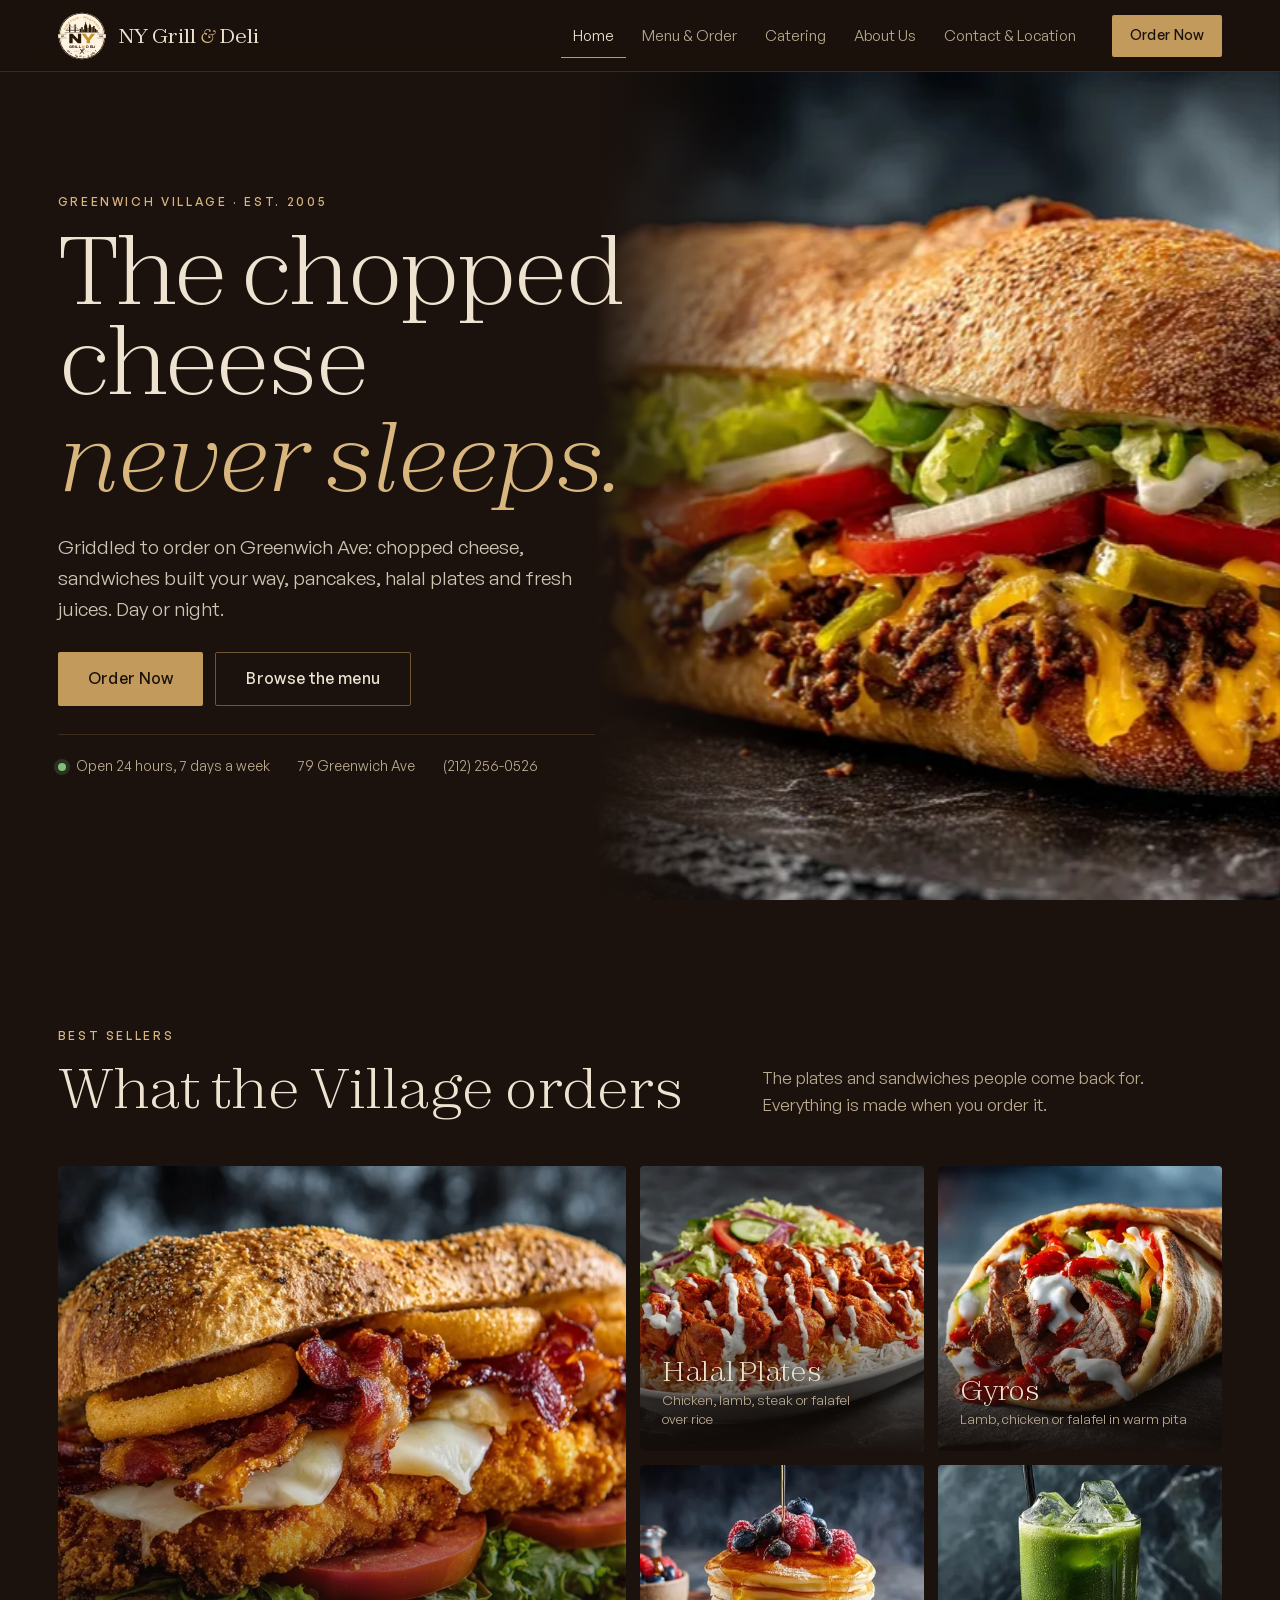
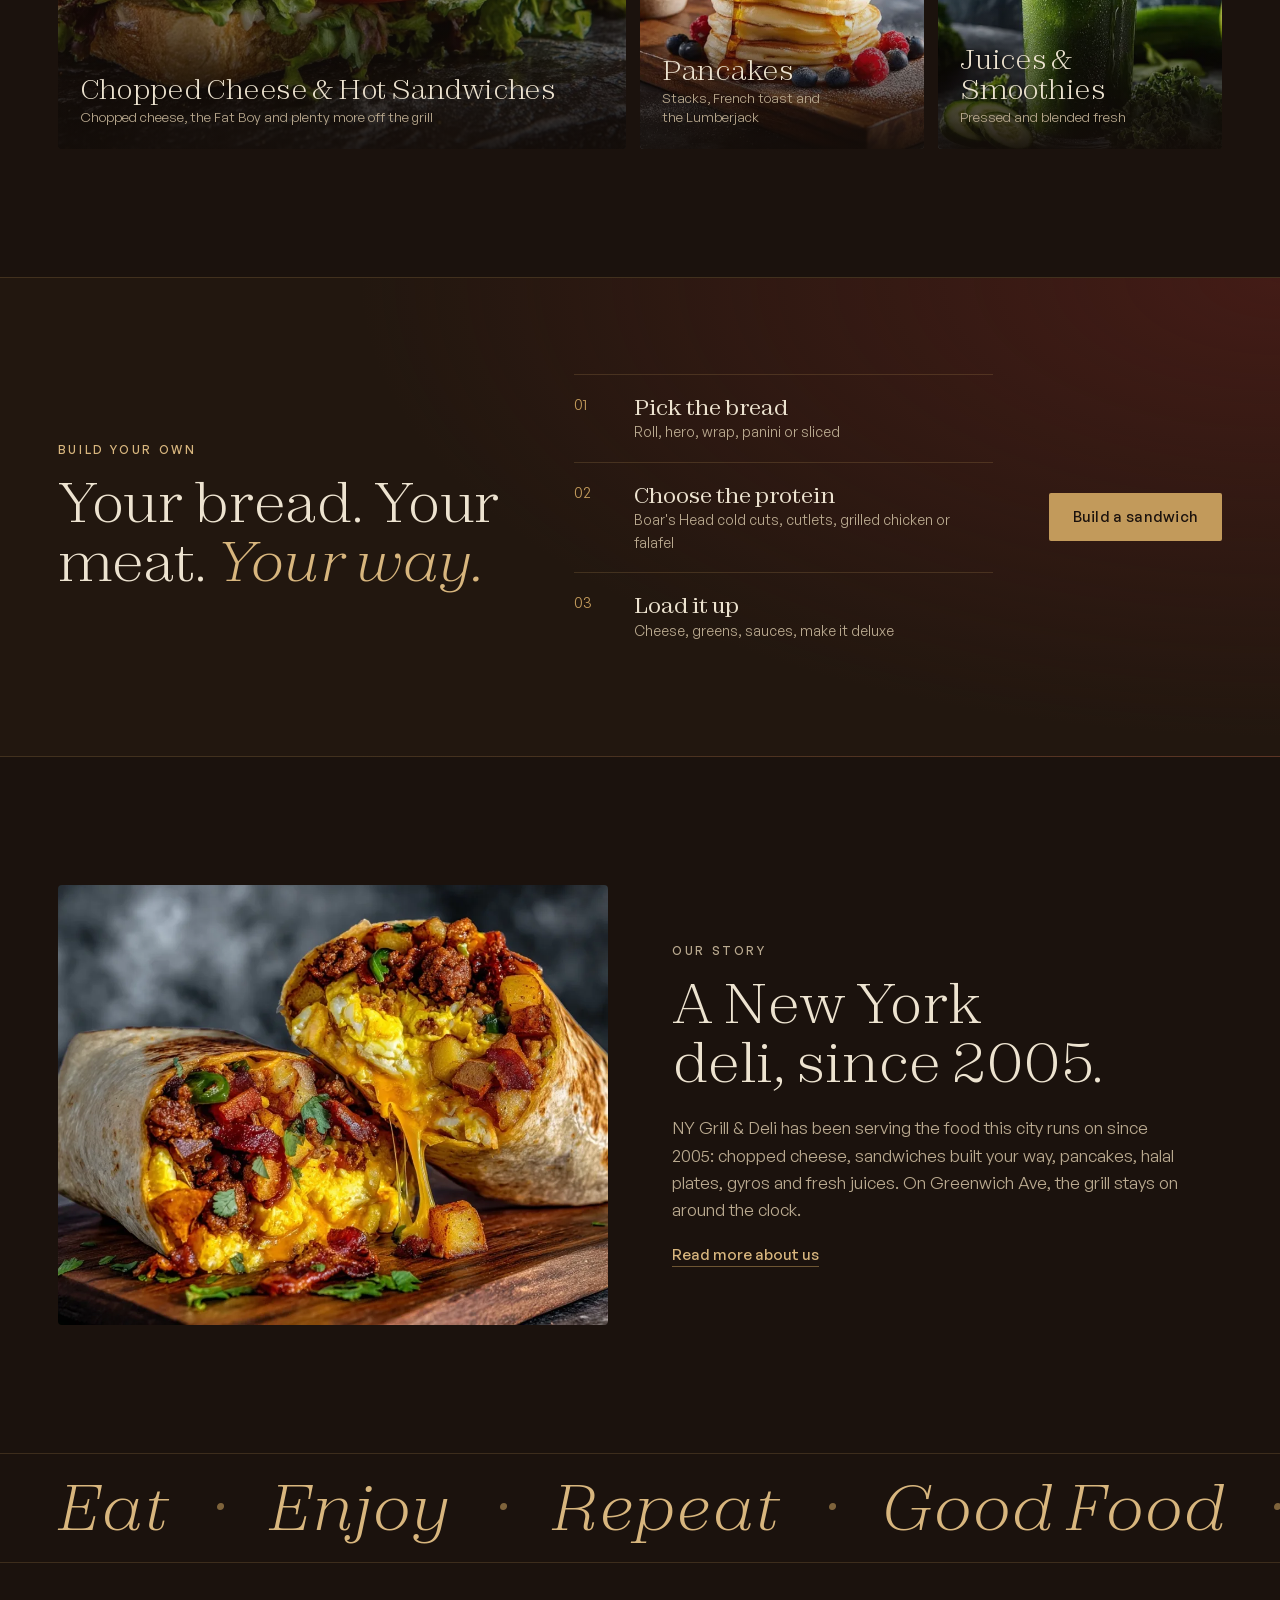
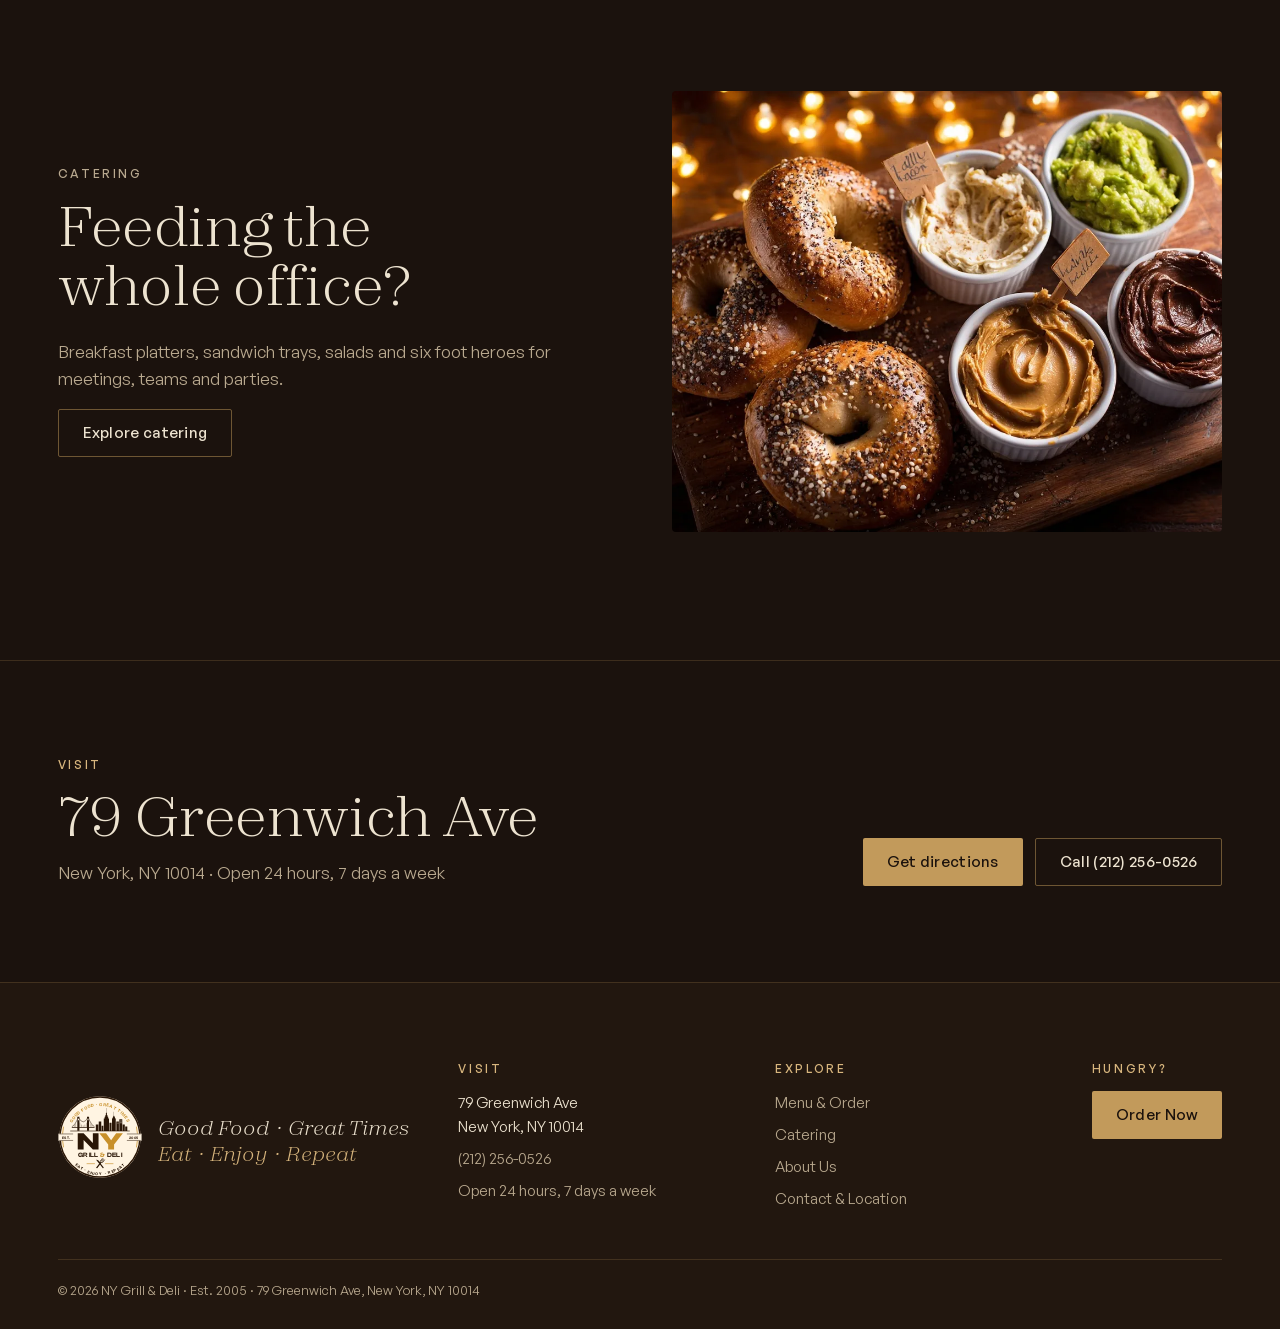
<file: index.html>
<!doctype html>
<html lang="en">
<head>
<meta charset="utf-8">
<meta name="viewport" content="width=device-width,initial-scale=1,viewport-fit=cover">
<title>NY Grill &amp; Deli | Chopped Cheese, Halal Plates &amp; Breakfast, 79 Greenwich Ave, NYC</title>
<meta name="description" content="NY Grill &amp; Deli at 79 Greenwich Ave, New York, NY 10014. Chopped cheese, build-your-own sandwiches, pancakes, halal plates, gyros and fresh juices. Open 24 hours. Order online for pickup or delivery.">
<meta property="og:image" content="assets/img/site/hero-1600.webp">
<meta property="og:type" content="website"><meta property="og:site_name" content="NY Grill &amp; Deli">
<meta property="og:title" content="NY Grill &amp; Deli | Chopped Cheese, Halal Plates &amp; Breakfast, 79 Greenwich Ave, NYC"><meta property="og:description" content="NY Grill &amp; Deli at 79 Greenwich Ave, New York, NY 10014. Chopped cheese, build-your-own sandwiches, pancakes, halal plates, gyros and fresh juices. Open 24 hours. Order online for pickup or delivery.">
<meta name="twitter:card" content="summary_large_image">
<meta name="theme-color" content="#1B120D">
<link rel="icon" href="assets/img/favicon.svg" type="image/svg+xml">
<link rel="preload" href="assets/fonts/zodiak.woff2" as="font" type="font/woff2" crossorigin>
<link rel="stylesheet" href="assets/site.css?v=1792184299">
<script type="application/ld+json">{"@context": "https://schema.org", "@type": "Restaurant", "name": "NY Grill & Deli", "foundingDate": "2005", "address": {"@type": "PostalAddress", "streetAddress": "79 Greenwich Ave", "addressLocality": "New York", "addressRegion": "NY", "postalCode": "10014", "addressCountry": "US"}, "geo": {"@type": "GeoCoordinates", "latitude": 40.7368685, "longitude": -74.0015739}, "telephone": "+12122560526", "openingHoursSpecification": [{"@type": "OpeningHoursSpecification", "dayOfWeek": ["Monday", "Tuesday", "Wednesday", "Thursday", "Friday", "Saturday", "Sunday"], "opens": "00:00", "closes": "23:59"}], "servesCuisine": ["Deli", "American", "Breakfast", "Sandwiches", "Halal"], "hasMap": "https://www.google.com/maps/search/?api=1&query=NY+Grill+%26+Deli%2C+79+Greenwich+Ave%2C+New+York%2C+NY+10014"}</script>
</head>
<body class="p-home">
<a class="skip" href="#main">Skip to content</a>
<header class="top" data-top>
  <a class="brand" href="index.html" aria-label="NY Grill and Deli, home"><svg class="logo" aria-hidden="true" xmlns="http://www.w3.org/2000/svg" viewBox="0 0 400 400">  <title>NY Grill &amp; Deli</title>
  <defs>
    <path id="lg-top" d="M 52 200 A 148 148 0 0 1 348 200"/>
    <path id="lg-bot" d="M 34 200 A 166 166 0 0 0 366 200"/>
    <clipPath id="lg-sky-clip"><rect x="40" y="40" width="320" height="131"/></clipPath>
    <clipPath id="lg-name-clip"><rect class="lg-name-wipe" x="60" y="262" width="280" height="44"/></clipPath>
  </defs>
  <circle class="lg-disc" cx="200" cy="200" r="194" fill="#FFF4E2"/>
  <g class="lg-ring"><circle cx="200" cy="200" r="190" fill="none" stroke="#2A1606" stroke-width="7" pathLength="1"/></g>
  <g class="lg-arcs" fill="none" stroke="#C8902A" stroke-width="3.5" stroke-linecap="round">
    <path class="lg-arc lg-arc--r" d="M 374.1 152.6 A 180 180 0 0 1 374.1 247.4" pathLength="1"/>
    <path class="lg-arc lg-arc--l" d="M 25.9 247.4 A 180 180 0 0 1 25.9 152.6" pathLength="1"/>
  </g>
  <g class="lg-top-text" fill="#C8902A" font-family="Bricolage Grotesque, Satoshi, Arial, sans-serif" font-weight="700" font-size="21" letter-spacing="2.2">
    <text><textPath href="#lg-top" startOffset="50%" text-anchor="middle" data-text="GOOD FOOD · GREAT TIMES">GOOD FOOD · GREAT TIMES</textPath></text>
  </g>
  <g class="lg-bottom-text" fill="#2A1606" font-family="Bricolage Grotesque, Satoshi, Arial, sans-serif" font-weight="700" font-size="19" letter-spacing="2.6">
    <text><textPath href="#lg-bot" startOffset="50%" text-anchor="middle" dominant-baseline="hanging" data-text="EAT · ENJOY · REPEAT">EAT · ENJOY · REPEAT</textPath></text>
  </g>
  <g clip-path="url(#lg-sky-clip)">
    <g class="lg-skyline" fill="#2A1606">
      <!-- Brooklyn Bridge -->
      <g class="lg-bridge">
        <path d="M92 104h10v66h-10zM138 104h10v66h-10z"/>
        <path d="M94 112h6v8h-6zM140 112h6v8h-6z" fill="#FFF4E2"/>
        <path d="M66 152h108v4H66z"/>
        <path d="M66 151 Q 80 146 97 106 M97 106 Q 120 150 143 106 M143 106 Q 160 146 174 151" fill="none" stroke="#2A1606" stroke-width="2.4"/>
        <path d="M104 132v20M112 141v11M120 145v7M128 141v11M136 132v20M84 136v16M78 143v9M156 136v16M162 143v9" stroke="#2A1606" stroke-width="1.4"/>
      </g>
      <!-- Towers -->
      <path d="M180 140h12v31h-12zM194 126h12v45h-12zM208 146h8v25h-8z"/>
      <path d="M218 171V112h4v-8h3v-8h3V84h2V62h1V84h2v12h3v8h3v8h4v59z"/>
      <path d="M245 132h10v39h-10z"/>
      <path d="M257 171V114l3-4 3-8 3-6 3 6 3 8 3 4v57zM265.5 96V80h1V96z"/>
      <path d="M278 126h12v45h-12zM292 116h14v55h-14zM308 140h10v31h-10zM320 150h10v21h-10z"/>
      <path d="M296 122h2v4h-2zM300 122h2v4h-2zM296 130h2v4h-2zM300 130h2v4h-2zM282 132h2v4h-2zM286 132h2v4h-2z" fill="#FFF4E2"/>
    </g>
  </g>
  <path class="lg-ground" d="M60 171.5H340" stroke="#2A1606" stroke-width="3" stroke-linecap="round" pathLength="1"/>
  <g class="lg-ny">
    <path class="lg-n" fill="#2A1606" d="M94 182h28l44 46v-46h27v78h-27l-44-46v46H94z"/>
    <path class="lg-y" fill="#C8902A" d="M197 182h32l24 34 24-34h32l-42 54v24h-28v-24z"/>
  </g>
  <g clip-path="url(#lg-name-clip)">
    <text class="lg-name" x="200" y="296" text-anchor="middle" fill="#2A1606" font-family="Clash Display, Satoshi, Arial, sans-serif" font-weight="600" font-size="31" letter-spacing="1.5">GRILL <tspan fill="#C8902A">&amp;</tspan> DELI</text>
  </g>
  <g class="lg-cutlery" transform="translate(200 327)">
    <path class="lg-rule" d="M138 0h36M226 0h36" transform="translate(-200 0)" stroke="#C8902A" stroke-width="3" stroke-linecap="round"/>
    <g class="lg-knife"><g transform="rotate(-38)">
      <path d="M-3.2-26c6 3 8.5 11 7 24h-7z" fill="#2A1606"/>
      <path d="M0 0v24" stroke="#2A1606" stroke-width="5.5" stroke-linecap="round"/>
    </g></g>
    <g class="lg-fork"><g transform="rotate(38)">
      <path d="M-6.5-27v12M-2.2-27v12M2.2-27v12M6.5-27v12M-6.5-15q0 7 6.5 7t6.5-7M0-8v32" fill="none" stroke="#2A1606" stroke-width="2.6" stroke-linecap="round"/>
      <path d="M0-6v30" stroke="#2A1606" stroke-width="5.5" stroke-linecap="round"/>
    </g></g>
  </g>
  <g class="lg-est" font-family="Bricolage Grotesque, Satoshi, Arial, sans-serif" font-weight="700" font-size="17" letter-spacing="1.5" fill="#2A1606">
    <g class="lg-est-l"><rect x="2" y="184" width="74" height="34" fill="#FFF4E2"/><path d="M6 185.5h66M6 216.5h66" stroke="#2A1606" stroke-width="2.4"/><text x="39" y="207.5" text-anchor="middle">EST.</text></g>
    <g class="lg-est-r"><rect x="324" y="184" width="74" height="34" fill="#FFF4E2"/><path d="M328 185.5h66M328 216.5h66" stroke="#2A1606" stroke-width="2.4"/><text x="361" y="207.5" text-anchor="middle">2005</text></g>
  </g>
</svg><span class="brand-word">NY Grill <em>&amp;</em> Deli</span></a>
  <nav class="nav" id="site-nav" aria-label="Main">
    <ul>
      <li><a href="index.html" aria-current="page">Home</a></li>
      <li><a href="order.html">Menu &amp; Order</a></li>
      <li><a href="catering.html">Catering</a></li>
      <li><a href="about.html">About Us</a></li>
      <li><a href="contact.html">Contact &amp; Location</a></li>
    </ul>
    <p class="nav-meta"><a href="tel:+12122560526">(212) 256-0526</a><span>79 Greenwich Ave, New York</span></p>
  </nav>
  <div class="top-acts">
    <a class="btn btn-brass btn-s top-cta" href="order.html">Order Now</a>
    <button class="menu-btn" type="button" aria-expanded="false" aria-controls="site-nav" data-nav-toggle><span class="sr">Menu</span><i aria-hidden="true"></i></button>
  </div>
</header>

<main id="main">

<section class="hero" aria-labelledby="hero-h">
  <picture class="hero-media">
    <img src="assets/img/site/hero-1600.webp" srcset="assets/img/site/hero-800.webp 800w, assets/img/site/hero-1600.webp 1600w" sizes="(min-width:1024px) 58vw, 100vw" width="1600" height="1067" alt="Chopped cheese on a toasted hero with melted cheese, lettuce and tomato" fetchpriority="high">
  </picture>
  <div class="hero-copy">
    <p class="eyebrow">Greenwich Village · Est. 2005</p>
    <h1 id="hero-h">The chopped cheese <em>never sleeps.</em></h1>
    <p class="lede">Griddled to order on Greenwich Ave: chopped cheese, sandwiches built your way, pancakes, halal plates and fresh juices. Day or night.</p>
    <div class="cta-row"><a class="btn btn-brass btn-l" href="order.html">Order Now</a><a class="btn btn-ghost btn-l" href="order.html#menu">Browse the menu</a></div>
    <ul class="hero-meta">
      <li><span class="dot" aria-hidden="true"></span>Open 24 hours, 7 days a week</li>
      <li><a href="contact.html">79 Greenwich Ave</a></li>
      <li><a href="tel:+12122560526">(212) 256-0526</a></li>
    </ul>
  </div>
</section>

<section class="sec wrap" aria-labelledby="picks-h">
  <div class="sec-head">
    <div><p class="eyebrow">Best sellers</p><h2 id="picks-h" class="h2">What the Village orders</h2></div>
    <p>The plates and sandwiches people come back for. Everything is made when you order it.</p>
  </div>
  <div class="picks">
    <a class="pick pick-xl" href="order.html#hot-sandwiches"><figure><img src="assets/img/site/fat-boy-1200.webp" srcset="assets/img/site/fat-boy-600.webp 600w, assets/img/site/fat-boy-1200.webp 1200w" sizes="(min-width:900px) 50vw, 100vw" width="1200" height="800" loading="lazy" alt="Fat Boy hot sandwich with crispy chicken cutlet, bacon and melted cheese"></figure><div class="pick-cap"><h3>Chopped Cheese &amp; Hot Sandwiches</h3><p>Chopped cheese, the Fat Boy and plenty more off the grill</p></div></a>
    <a class="pick" href="order.html#halal"><figure><img src="assets/img/site/chicken-over-rice-500.webp" srcset="assets/img/site/chicken-over-rice-500.webp 500w, assets/img/site/chicken-over-rice-1000.webp 1000w" sizes="(min-width:900px) 25vw, 50vw" width="1000" height="800" loading="lazy" alt="Chicken over rice with salad, white sauce and hot sauce"></figure><div class="pick-cap"><h3>Halal Plates</h3><p>Chicken, lamb, steak or falafel over rice</p></div></a>
    <a class="pick" href="order.html#halal"><figure><img src="assets/img/site/lamb-gyro-500.webp" srcset="assets/img/site/lamb-gyro-500.webp 500w, assets/img/site/lamb-gyro-1000.webp 1000w" sizes="(min-width:900px) 25vw, 50vw" width="1000" height="800" loading="lazy" alt="Fresh lamb gyro wrapped in warm pita with white sauce"></figure><div class="pick-cap"><h3>Gyros</h3><p>Lamb, chicken or falafel in warm pita</p></div></a>
    <a class="pick" href="order.html#breakfast"><figure><img src="assets/img/site/pancakes-500.webp" srcset="assets/img/site/pancakes-500.webp 500w, assets/img/site/pancakes-1000.webp 1000w" sizes="(min-width:900px) 25vw, 50vw" width="1000" height="800" loading="lazy" alt="Stack of pancakes topped with fresh berries and syrup"></figure><div class="pick-cap"><h3>Pancakes</h3><p>Stacks, French toast and the Lumberjack</p></div></a>
    <a class="pick" href="order.html#juices"><figure><img src="assets/img/site/hulk-juice-400.webp" srcset="assets/img/site/hulk-juice-400.webp 400w, assets/img/site/hulk-juice-800.webp 800w" sizes="(min-width:900px) 25vw, 50vw" width="800" height="1000" loading="lazy" alt="Hulk green juice with kale, apple and cucumber"></figure><div class="pick-cap"><h3>Juices &amp; Smoothies</h3><p>Pressed and blended fresh</p></div></a>
  </div>
</section>

<section class="byo" aria-labelledby="byo-h">
  <div class="wrap byo-in">
    <div>
      <p class="eyebrow">Build your own</p>
      <h2 id="byo-h" class="h2">Your bread. Your meat. <em>Your way.</em></h2>
    </div>
    <ol class="steps">
      <li><b>01</b><span>Pick the bread</span><small>Roll, hero, wrap, panini or sliced</small></li>
      <li><b>02</b><span>Choose the protein</span><small>Boar's Head cold cuts, cutlets, grilled chicken or falafel</small></li>
      <li><b>03</b><span>Load it up</span><small>Cheese, greens, sauces, make it deluxe</small></li>
    </ol>
    <a class="btn btn-brass" href="order.html#subs">Build a sandwich</a>
  </div>
</section>

<section class="sec wrap" aria-labelledby="story-h">
  <div class="split">
    <figure class="split-media"><img src="assets/img/site/burrito-1000.webp" srcset="assets/img/site/burrito-500.webp 500w, assets/img/site/burrito-1000.webp 1000w" sizes="(min-width:900px) 50vw, 100vw" width="1000" height="800" loading="lazy" alt="Hungry Man breakfast burrito with eggs, bacon and potatoes, cut in half"></figure>
    <div class="split-copy">
      <p class="eyebrow">Our story</p>
      <h2 id="story-h" class="h2">A New York deli, since 2005.</h2>
      <p>NY Grill &amp; Deli has been serving the food this city runs on since 2005: chopped cheese, sandwiches built your way, pancakes, halal plates, gyros and fresh juices. On Greenwich Ave, the grill stays on around the clock.</p>
      <a class="tlink" href="about.html">Read more about us</a>
    </div>
  </div>
</section>

<div class="band" aria-hidden="true"><p>Eat <span>·</span> Enjoy <span>·</span> Repeat <span>·</span> Good Food <span>·</span> Great Times</p></div>

<section class="sec wrap" aria-labelledby="cater-h">
  <div class="split split-rev">
    <div class="split-copy">
      <p class="eyebrow">Catering</p>
      <h2 id="cater-h" class="h2">Feeding the whole office?</h2>
      <p>Breakfast platters, sandwich trays, salads and six foot heroes for meetings, teams and parties.</p>
      <a class="btn btn-ghost" href="catering.html">Explore catering</a>
    </div>
    <figure class="split-media"><img src="assets/img/site/bagels-1200.webp" srcset="assets/img/site/bagels-600.webp 600w, assets/img/site/bagels-1200.webp 1200w" sizes="(min-width:900px) 50vw, 100vw" width="1200" height="800" loading="lazy" alt="Bagels on a board with cream cheese, guacamole and spreads"></figure>
  </div>
</section>

<section class="visit wrap" aria-labelledby="visit-h">
  <div>
    <p class="eyebrow">Visit</p>
    <h2 id="visit-h" class="h2">79 Greenwich Ave</h2>
    <p class="visit-sub">New York, NY 10014 · Open 24 hours, 7 days a week</p>
  </div>
  <div class="cta-row"><a class="btn btn-brass" href="https://www.google.com/maps/search/?api=1&query=NY+Grill+%26+Deli%2C+79+Greenwich+Ave%2C+New+York%2C+NY+10014" target="_blank" rel="noopener">Get directions</a><a class="btn btn-ghost" href="tel:+12122560526">Call (212) 256-0526</a></div>
</section>

</main>
<footer class="foot">
  <div class="foot-in">
    <div class="foot-brand"><svg class="logo" aria-hidden="true" xmlns="http://www.w3.org/2000/svg" viewBox="0 0 400 400">  <title>NY Grill &amp; Deli</title>
  <defs>
    <path id="lf-top" d="M 52 200 A 148 148 0 0 1 348 200"/>
    <path id="lf-bot" d="M 34 200 A 166 166 0 0 0 366 200"/>
    <clipPath id="lf-sky-clip"><rect x="40" y="40" width="320" height="131"/></clipPath>
    <clipPath id="lf-name-clip"><rect class="lf-name-wipe" x="60" y="262" width="280" height="44"/></clipPath>
  </defs>
  <circle class="lf-disc" cx="200" cy="200" r="194" fill="#FFF4E2"/>
  <g class="lf-ring"><circle cx="200" cy="200" r="190" fill="none" stroke="#2A1606" stroke-width="7" pathLength="1"/></g>
  <g class="lf-arcs" fill="none" stroke="#C8902A" stroke-width="3.5" stroke-linecap="round">
    <path class="lf-arc lf-arc--r" d="M 374.1 152.6 A 180 180 0 0 1 374.1 247.4" pathLength="1"/>
    <path class="lf-arc lf-arc--l" d="M 25.9 247.4 A 180 180 0 0 1 25.9 152.6" pathLength="1"/>
  </g>
  <g class="lf-top-text" fill="#C8902A" font-family="Bricolage Grotesque, Satoshi, Arial, sans-serif" font-weight="700" font-size="21" letter-spacing="2.2">
    <text><textPath href="#lf-top" startOffset="50%" text-anchor="middle" data-text="GOOD FOOD · GREAT TIMES">GOOD FOOD · GREAT TIMES</textPath></text>
  </g>
  <g class="lf-bottom-text" fill="#2A1606" font-family="Bricolage Grotesque, Satoshi, Arial, sans-serif" font-weight="700" font-size="19" letter-spacing="2.6">
    <text><textPath href="#lf-bot" startOffset="50%" text-anchor="middle" dominant-baseline="hanging" data-text="EAT · ENJOY · REPEAT">EAT · ENJOY · REPEAT</textPath></text>
  </g>
  <g clip-path="url(#lf-sky-clip)">
    <g class="lf-skyline" fill="#2A1606">
      <!-- Brooklyn Bridge -->
      <g class="lf-bridge">
        <path d="M92 104h10v66h-10zM138 104h10v66h-10z"/>
        <path d="M94 112h6v8h-6zM140 112h6v8h-6z" fill="#FFF4E2"/>
        <path d="M66 152h108v4H66z"/>
        <path d="M66 151 Q 80 146 97 106 M97 106 Q 120 150 143 106 M143 106 Q 160 146 174 151" fill="none" stroke="#2A1606" stroke-width="2.4"/>
        <path d="M104 132v20M112 141v11M120 145v7M128 141v11M136 132v20M84 136v16M78 143v9M156 136v16M162 143v9" stroke="#2A1606" stroke-width="1.4"/>
      </g>
      <!-- Towers -->
      <path d="M180 140h12v31h-12zM194 126h12v45h-12zM208 146h8v25h-8z"/>
      <path d="M218 171V112h4v-8h3v-8h3V84h2V62h1V84h2v12h3v8h3v8h4v59z"/>
      <path d="M245 132h10v39h-10z"/>
      <path d="M257 171V114l3-4 3-8 3-6 3 6 3 8 3 4v57zM265.5 96V80h1V96z"/>
      <path d="M278 126h12v45h-12zM292 116h14v55h-14zM308 140h10v31h-10zM320 150h10v21h-10z"/>
      <path d="M296 122h2v4h-2zM300 122h2v4h-2zM296 130h2v4h-2zM300 130h2v4h-2zM282 132h2v4h-2zM286 132h2v4h-2z" fill="#FFF4E2"/>
    </g>
  </g>
  <path class="lf-ground" d="M60 171.5H340" stroke="#2A1606" stroke-width="3" stroke-linecap="round" pathLength="1"/>
  <g class="lf-ny">
    <path class="lf-n" fill="#2A1606" d="M94 182h28l44 46v-46h27v78h-27l-44-46v46H94z"/>
    <path class="lf-y" fill="#C8902A" d="M197 182h32l24 34 24-34h32l-42 54v24h-28v-24z"/>
  </g>
  <g clip-path="url(#lf-name-clip)">
    <text class="lf-name" x="200" y="296" text-anchor="middle" fill="#2A1606" font-family="Clash Display, Satoshi, Arial, sans-serif" font-weight="600" font-size="31" letter-spacing="1.5">GRILL <tspan fill="#C8902A">&amp;</tspan> DELI</text>
  </g>
  <g class="lf-cutlery" transform="translate(200 327)">
    <path class="lf-rule" d="M138 0h36M226 0h36" transform="translate(-200 0)" stroke="#C8902A" stroke-width="3" stroke-linecap="round"/>
    <g class="lf-knife"><g transform="rotate(-38)">
      <path d="M-3.2-26c6 3 8.5 11 7 24h-7z" fill="#2A1606"/>
      <path d="M0 0v24" stroke="#2A1606" stroke-width="5.5" stroke-linecap="round"/>
    </g></g>
    <g class="lf-fork"><g transform="rotate(38)">
      <path d="M-6.5-27v12M-2.2-27v12M2.2-27v12M6.5-27v12M-6.5-15q0 7 6.5 7t6.5-7M0-8v32" fill="none" stroke="#2A1606" stroke-width="2.6" stroke-linecap="round"/>
      <path d="M0-6v30" stroke="#2A1606" stroke-width="5.5" stroke-linecap="round"/>
    </g></g>
  </g>
  <g class="lf-est" font-family="Bricolage Grotesque, Satoshi, Arial, sans-serif" font-weight="700" font-size="17" letter-spacing="1.5" fill="#2A1606">
    <g class="lf-est-l"><rect x="2" y="184" width="74" height="34" fill="#FFF4E2"/><path d="M6 185.5h66M6 216.5h66" stroke="#2A1606" stroke-width="2.4"/><text x="39" y="207.5" text-anchor="middle">EST.</text></g>
    <g class="lf-est-r"><rect x="324" y="184" width="74" height="34" fill="#FFF4E2"/><path d="M328 185.5h66M328 216.5h66" stroke="#2A1606" stroke-width="2.4"/><text x="361" y="207.5" text-anchor="middle">2005</text></g>
  </g>
</svg><p class="foot-tag">Good Food · Great Times<br><span>Eat · Enjoy · Repeat</span></p></div>
    <div><h2 class="foot-h">Visit</h2><address><a href="https://www.google.com/maps/search/?api=1&query=NY+Grill+%26+Deli%2C+79+Greenwich+Ave%2C+New+York%2C+NY+10014" rel="noopener" target="_blank">79 Greenwich Ave<br>New York, NY 10014</a></address><p><a href="tel:+12122560526">(212) 256-0526</a></p><p class="foot-hours">Open 24 hours, 7 days a week</p></div>
    <div><h2 class="foot-h">Explore</h2><ul><li><a href="order.html">Menu &amp; Order</a></li><li><a href="catering.html">Catering</a></li><li><a href="about.html">About Us</a></li><li><a href="contact.html">Contact &amp; Location</a></li></ul></div>
    <div class="foot-cta"><h2 class="foot-h">Hungry?</h2><a class="btn btn-brass" href="order.html">Order Now</a></div>
  </div>
  <p class="foot-legal">© <span data-year>2026</span> NY Grill &amp; Deli · Est. 2005 · 79 Greenwich Ave, New York, NY 10014</p>
</footer>

<script src="assets/site.js?v=1792184299" defer></script>
</body>
</html>
</file>
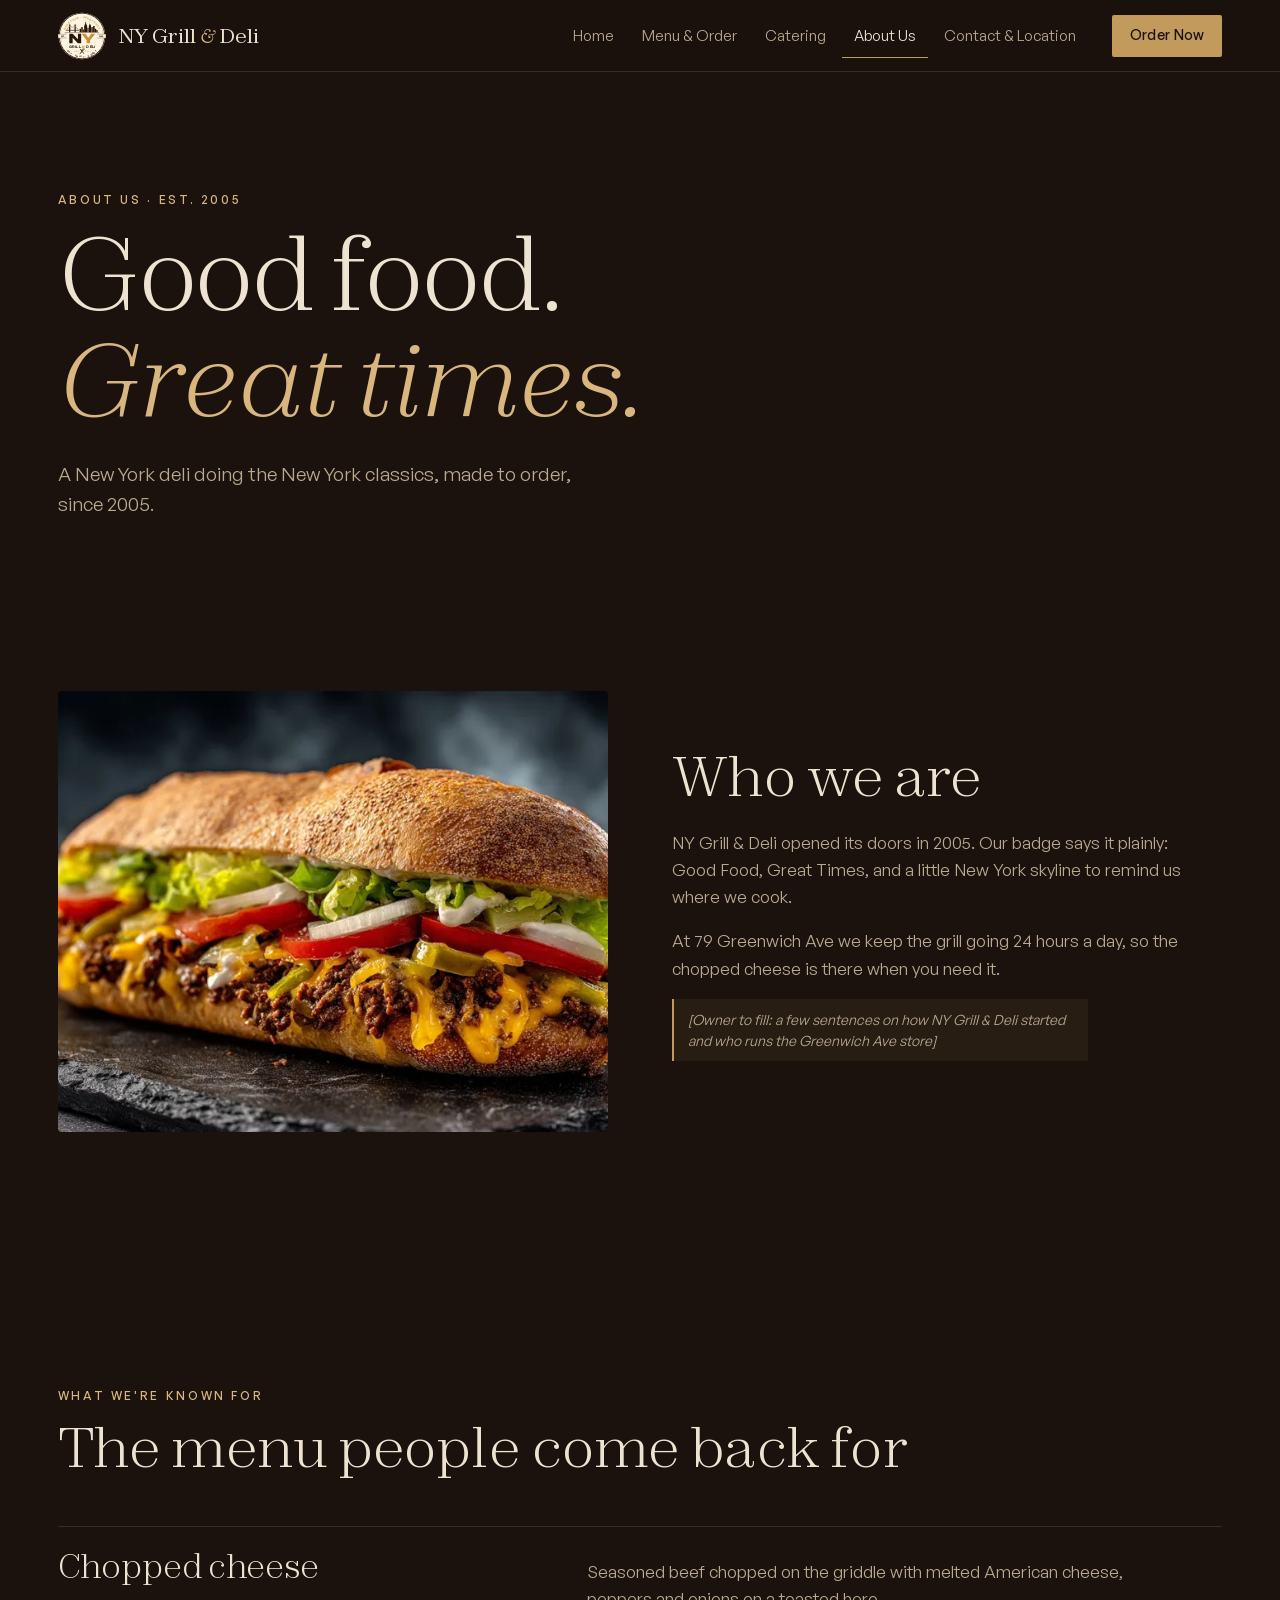
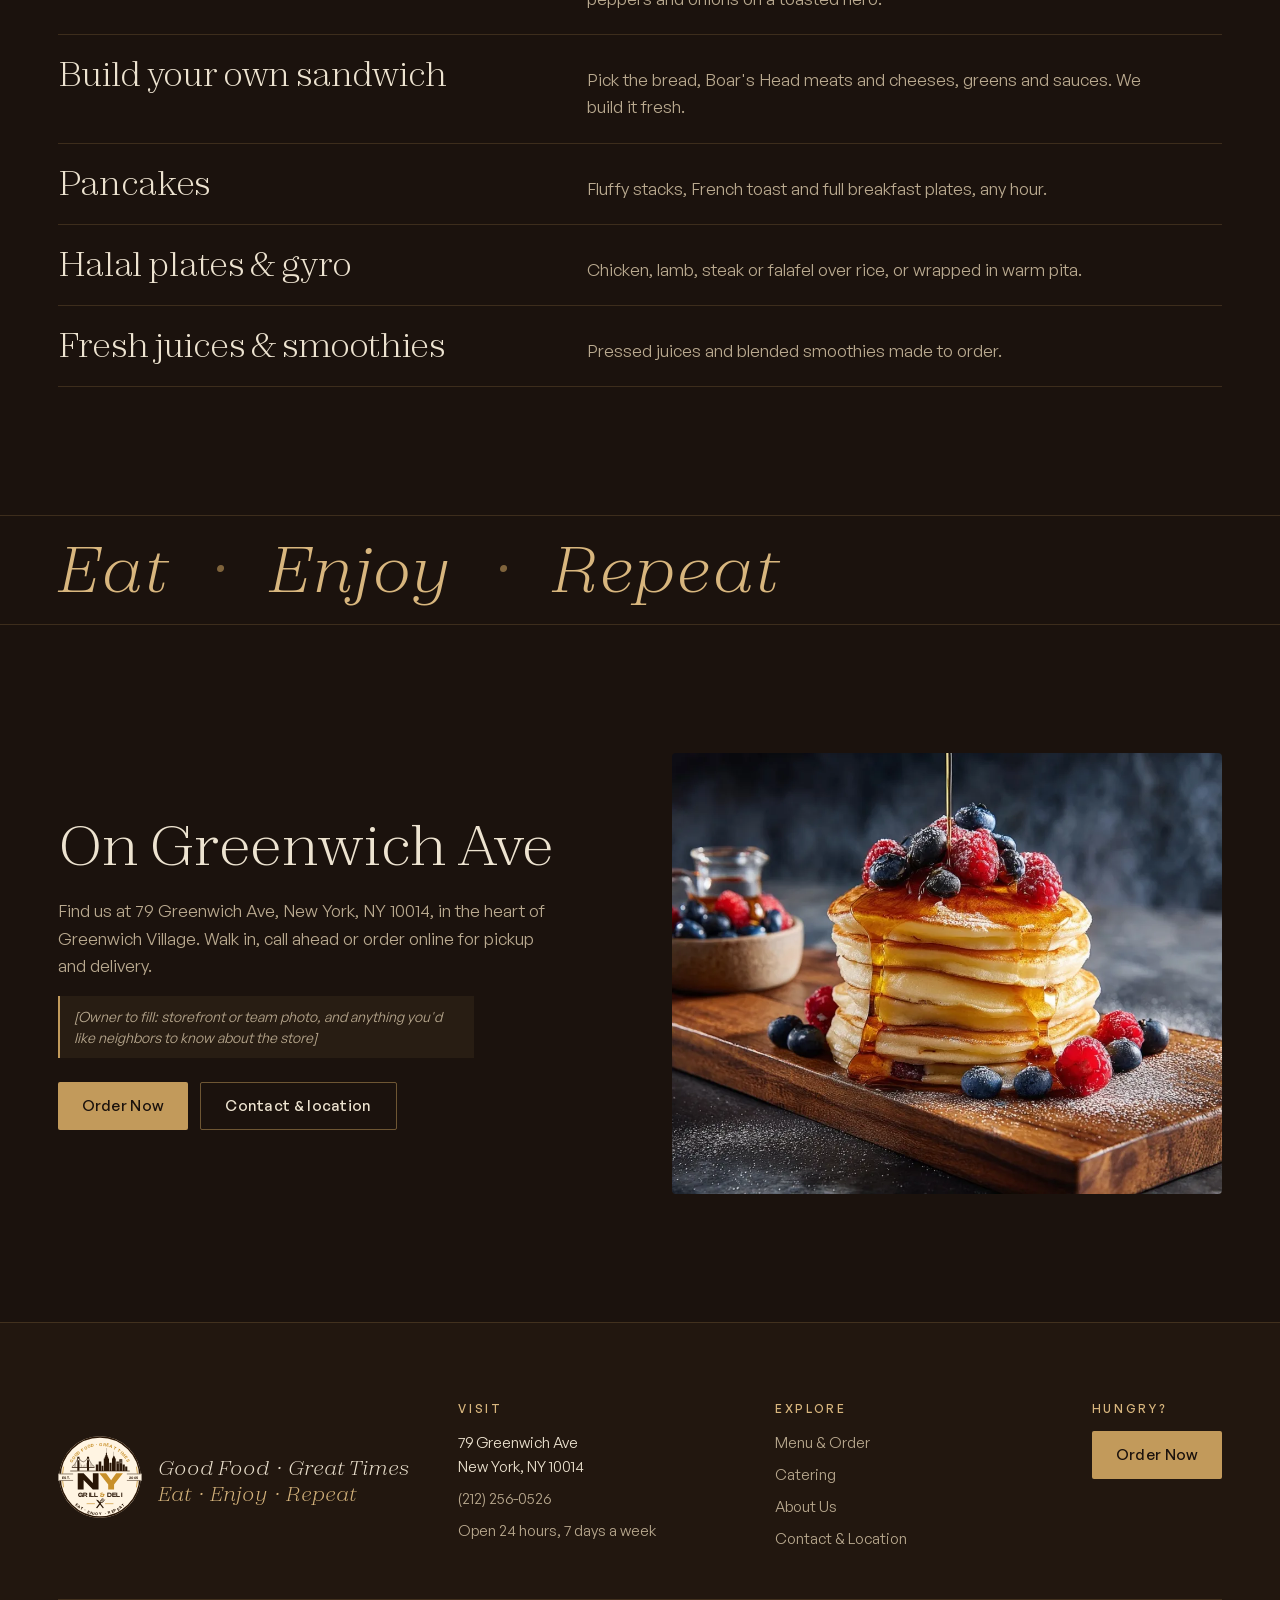
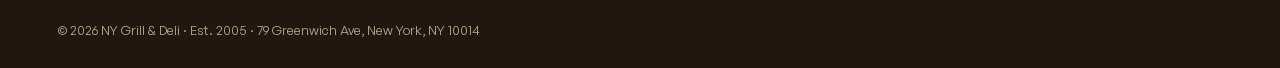
<file: about.html>
<!doctype html>
<html lang="en">
<head>
<meta charset="utf-8">
<meta name="viewport" content="width=device-width,initial-scale=1,viewport-fit=cover">
<title>About Us | NY Grill &amp; Deli, Greenwich Village, Est. 2005</title>
<meta name="description" content="NY Grill &amp; Deli has served New York since 2005. Chopped cheese, build-your-own sandwiches, pancakes, halal plates, gyros and fresh juices at 79 Greenwich Ave.">
<meta property="og:image" content="assets/img/site/hero-1600.webp">
<meta property="og:type" content="website"><meta property="og:site_name" content="NY Grill &amp; Deli">
<meta property="og:title" content="About Us | NY Grill &amp; Deli, Greenwich Village, Est. 2005"><meta property="og:description" content="NY Grill &amp; Deli has served New York since 2005. Chopped cheese, build-your-own sandwiches, pancakes, halal plates, gyros and fresh juices at 79 Greenwich Ave.">
<meta name="twitter:card" content="summary_large_image">
<meta name="theme-color" content="#1B120D">
<link rel="icon" href="assets/img/favicon.svg" type="image/svg+xml">
<link rel="preload" href="assets/fonts/zodiak.woff2" as="font" type="font/woff2" crossorigin>
<link rel="stylesheet" href="assets/site.css?v=1792184299">
<script type="application/ld+json">{"@context": "https://schema.org", "@type": "Restaurant", "name": "NY Grill & Deli", "foundingDate": "2005", "address": {"@type": "PostalAddress", "streetAddress": "79 Greenwich Ave", "addressLocality": "New York", "addressRegion": "NY", "postalCode": "10014", "addressCountry": "US"}, "geo": {"@type": "GeoCoordinates", "latitude": 40.7368685, "longitude": -74.0015739}, "telephone": "+12122560526", "openingHoursSpecification": [{"@type": "OpeningHoursSpecification", "dayOfWeek": ["Monday", "Tuesday", "Wednesday", "Thursday", "Friday", "Saturday", "Sunday"], "opens": "00:00", "closes": "23:59"}], "servesCuisine": ["Deli", "American", "Breakfast", "Sandwiches", "Halal"], "hasMap": "https://www.google.com/maps/search/?api=1&query=NY+Grill+%26+Deli%2C+79+Greenwich+Ave%2C+New+York%2C+NY+10014"}</script>
</head>
<body class="p-about">
<a class="skip" href="#main">Skip to content</a>
<header class="top" data-top>
  <a class="brand" href="index.html" aria-label="NY Grill and Deli, home"><svg class="logo" aria-hidden="true" xmlns="http://www.w3.org/2000/svg" viewBox="0 0 400 400">  <title>NY Grill &amp; Deli</title>
  <defs>
    <path id="lg-top" d="M 52 200 A 148 148 0 0 1 348 200"/>
    <path id="lg-bot" d="M 34 200 A 166 166 0 0 0 366 200"/>
    <clipPath id="lg-sky-clip"><rect x="40" y="40" width="320" height="131"/></clipPath>
    <clipPath id="lg-name-clip"><rect class="lg-name-wipe" x="60" y="262" width="280" height="44"/></clipPath>
  </defs>
  <circle class="lg-disc" cx="200" cy="200" r="194" fill="#FFF4E2"/>
  <g class="lg-ring"><circle cx="200" cy="200" r="190" fill="none" stroke="#2A1606" stroke-width="7" pathLength="1"/></g>
  <g class="lg-arcs" fill="none" stroke="#C8902A" stroke-width="3.5" stroke-linecap="round">
    <path class="lg-arc lg-arc--r" d="M 374.1 152.6 A 180 180 0 0 1 374.1 247.4" pathLength="1"/>
    <path class="lg-arc lg-arc--l" d="M 25.9 247.4 A 180 180 0 0 1 25.9 152.6" pathLength="1"/>
  </g>
  <g class="lg-top-text" fill="#C8902A" font-family="Bricolage Grotesque, Satoshi, Arial, sans-serif" font-weight="700" font-size="21" letter-spacing="2.2">
    <text><textPath href="#lg-top" startOffset="50%" text-anchor="middle" data-text="GOOD FOOD · GREAT TIMES">GOOD FOOD · GREAT TIMES</textPath></text>
  </g>
  <g class="lg-bottom-text" fill="#2A1606" font-family="Bricolage Grotesque, Satoshi, Arial, sans-serif" font-weight="700" font-size="19" letter-spacing="2.6">
    <text><textPath href="#lg-bot" startOffset="50%" text-anchor="middle" dominant-baseline="hanging" data-text="EAT · ENJOY · REPEAT">EAT · ENJOY · REPEAT</textPath></text>
  </g>
  <g clip-path="url(#lg-sky-clip)">
    <g class="lg-skyline" fill="#2A1606">
      <!-- Brooklyn Bridge -->
      <g class="lg-bridge">
        <path d="M92 104h10v66h-10zM138 104h10v66h-10z"/>
        <path d="M94 112h6v8h-6zM140 112h6v8h-6z" fill="#FFF4E2"/>
        <path d="M66 152h108v4H66z"/>
        <path d="M66 151 Q 80 146 97 106 M97 106 Q 120 150 143 106 M143 106 Q 160 146 174 151" fill="none" stroke="#2A1606" stroke-width="2.4"/>
        <path d="M104 132v20M112 141v11M120 145v7M128 141v11M136 132v20M84 136v16M78 143v9M156 136v16M162 143v9" stroke="#2A1606" stroke-width="1.4"/>
      </g>
      <!-- Towers -->
      <path d="M180 140h12v31h-12zM194 126h12v45h-12zM208 146h8v25h-8z"/>
      <path d="M218 171V112h4v-8h3v-8h3V84h2V62h1V84h2v12h3v8h3v8h4v59z"/>
      <path d="M245 132h10v39h-10z"/>
      <path d="M257 171V114l3-4 3-8 3-6 3 6 3 8 3 4v57zM265.5 96V80h1V96z"/>
      <path d="M278 126h12v45h-12zM292 116h14v55h-14zM308 140h10v31h-10zM320 150h10v21h-10z"/>
      <path d="M296 122h2v4h-2zM300 122h2v4h-2zM296 130h2v4h-2zM300 130h2v4h-2zM282 132h2v4h-2zM286 132h2v4h-2z" fill="#FFF4E2"/>
    </g>
  </g>
  <path class="lg-ground" d="M60 171.5H340" stroke="#2A1606" stroke-width="3" stroke-linecap="round" pathLength="1"/>
  <g class="lg-ny">
    <path class="lg-n" fill="#2A1606" d="M94 182h28l44 46v-46h27v78h-27l-44-46v46H94z"/>
    <path class="lg-y" fill="#C8902A" d="M197 182h32l24 34 24-34h32l-42 54v24h-28v-24z"/>
  </g>
  <g clip-path="url(#lg-name-clip)">
    <text class="lg-name" x="200" y="296" text-anchor="middle" fill="#2A1606" font-family="Clash Display, Satoshi, Arial, sans-serif" font-weight="600" font-size="31" letter-spacing="1.5">GRILL <tspan fill="#C8902A">&amp;</tspan> DELI</text>
  </g>
  <g class="lg-cutlery" transform="translate(200 327)">
    <path class="lg-rule" d="M138 0h36M226 0h36" transform="translate(-200 0)" stroke="#C8902A" stroke-width="3" stroke-linecap="round"/>
    <g class="lg-knife"><g transform="rotate(-38)">
      <path d="M-3.2-26c6 3 8.5 11 7 24h-7z" fill="#2A1606"/>
      <path d="M0 0v24" stroke="#2A1606" stroke-width="5.5" stroke-linecap="round"/>
    </g></g>
    <g class="lg-fork"><g transform="rotate(38)">
      <path d="M-6.5-27v12M-2.2-27v12M2.2-27v12M6.5-27v12M-6.5-15q0 7 6.5 7t6.5-7M0-8v32" fill="none" stroke="#2A1606" stroke-width="2.6" stroke-linecap="round"/>
      <path d="M0-6v30" stroke="#2A1606" stroke-width="5.5" stroke-linecap="round"/>
    </g></g>
  </g>
  <g class="lg-est" font-family="Bricolage Grotesque, Satoshi, Arial, sans-serif" font-weight="700" font-size="17" letter-spacing="1.5" fill="#2A1606">
    <g class="lg-est-l"><rect x="2" y="184" width="74" height="34" fill="#FFF4E2"/><path d="M6 185.5h66M6 216.5h66" stroke="#2A1606" stroke-width="2.4"/><text x="39" y="207.5" text-anchor="middle">EST.</text></g>
    <g class="lg-est-r"><rect x="324" y="184" width="74" height="34" fill="#FFF4E2"/><path d="M328 185.5h66M328 216.5h66" stroke="#2A1606" stroke-width="2.4"/><text x="361" y="207.5" text-anchor="middle">2005</text></g>
  </g>
</svg><span class="brand-word">NY Grill <em>&amp;</em> Deli</span></a>
  <nav class="nav" id="site-nav" aria-label="Main">
    <ul>
      <li><a href="index.html">Home</a></li>
      <li><a href="order.html">Menu &amp; Order</a></li>
      <li><a href="catering.html">Catering</a></li>
      <li><a href="about.html" aria-current="page">About Us</a></li>
      <li><a href="contact.html">Contact &amp; Location</a></li>
    </ul>
    <p class="nav-meta"><a href="tel:+12122560526">(212) 256-0526</a><span>79 Greenwich Ave, New York</span></p>
  </nav>
  <div class="top-acts">
    <a class="btn btn-brass btn-s top-cta" href="order.html">Order Now</a>
    <button class="menu-btn" type="button" aria-expanded="false" aria-controls="site-nav" data-nav-toggle><span class="sr">Menu</span><i aria-hidden="true"></i></button>
  </div>
</header>

<main id="main">

<section class="page-hero wrap" aria-labelledby="about-h">
  <p class="eyebrow">About us · Est. 2005</p>
  <h1 id="about-h">Good food. <em>Great times.</em></h1>
  <p class="lede">A New York deli doing the New York classics, made to order, since 2005.</p>
</section>

<section class="sec wrap" aria-labelledby="who-h">
  <div class="split">
    <figure class="split-media"><img src="assets/img/site/hero-1600.webp" srcset="assets/img/site/hero-800.webp 800w, assets/img/site/hero-1600.webp 1600w" sizes="(min-width:900px) 50vw, 100vw" width="1600" height="1067" alt="Chopped cheese on a toasted hero" loading="lazy"></figure>
    <div class="split-copy">
      <h2 id="who-h" class="h2">Who we are</h2>
      <p>NY Grill &amp; Deli opened its doors in 2005. Our badge says it plainly: Good Food, Great Times, and a little New York skyline to remind us where we cook.</p>
      <p>At 79 Greenwich Ave we keep the grill going 24 hours a day, so the chopped cheese is there when you need it.</p>
      <p class="owner">[Owner to fill: a few sentences on how NY Grill &amp; Deli started and who runs the Greenwich Ave store]</p>
    </div>
  </div>
</section>

<section class="sec wrap" aria-labelledby="known-h">
  <div class="sec-head"><div><p class="eyebrow">What we're known for</p><h2 id="known-h" class="h2">The menu people come back for</h2></div></div>
  <ul class="known">
    <li><h3>Chopped cheese</h3><p>Seasoned beef chopped on the griddle with melted American cheese, peppers and onions on a toasted hero.</p></li>
    <li><h3>Build your own sandwich</h3><p>Pick the bread, Boar's Head meats and cheeses, greens and sauces. We build it fresh.</p></li>
    <li><h3>Pancakes</h3><p>Fluffy stacks, French toast and full breakfast plates, any hour.</p></li>
    <li><h3>Halal plates &amp; gyro</h3><p>Chicken, lamb, steak or falafel over rice, or wrapped in warm pita.</p></li>
    <li><h3>Fresh juices &amp; smoothies</h3><p>Pressed juices and blended smoothies made to order.</p></li>
  </ul>
</section>

<div class="band" aria-hidden="true"><p>Eat <span>·</span> Enjoy <span>·</span> Repeat</p></div>

<section class="sec wrap" aria-labelledby="team-h">
  <div class="split split-rev">
    <div class="split-copy">
      <h2 id="team-h" class="h2">On Greenwich Ave</h2>
      <p>Find us at 79 Greenwich Ave, New York, NY 10014, in the heart of Greenwich Village. Walk in, call ahead or order online for pickup and delivery.</p>
      <p class="owner">[Owner to fill: storefront or team photo, and anything you'd like neighbors to know about the store]</p>
      <div class="cta-row"><a class="btn btn-brass" href="order.html">Order Now</a><a class="btn btn-ghost" href="contact.html">Contact &amp; location</a></div>
    </div>
    <figure class="split-media"><img src="assets/img/site/pancakes-1000.webp" srcset="assets/img/site/pancakes-500.webp 500w, assets/img/site/pancakes-1000.webp 1000w" sizes="(min-width:900px) 50vw, 100vw" width="1000" height="800" loading="lazy" alt="Stack of pancakes with fresh berries"></figure>
  </div>
</section>

</main>
<footer class="foot">
  <div class="foot-in">
    <div class="foot-brand"><svg class="logo" aria-hidden="true" xmlns="http://www.w3.org/2000/svg" viewBox="0 0 400 400">  <title>NY Grill &amp; Deli</title>
  <defs>
    <path id="lf-top" d="M 52 200 A 148 148 0 0 1 348 200"/>
    <path id="lf-bot" d="M 34 200 A 166 166 0 0 0 366 200"/>
    <clipPath id="lf-sky-clip"><rect x="40" y="40" width="320" height="131"/></clipPath>
    <clipPath id="lf-name-clip"><rect class="lf-name-wipe" x="60" y="262" width="280" height="44"/></clipPath>
  </defs>
  <circle class="lf-disc" cx="200" cy="200" r="194" fill="#FFF4E2"/>
  <g class="lf-ring"><circle cx="200" cy="200" r="190" fill="none" stroke="#2A1606" stroke-width="7" pathLength="1"/></g>
  <g class="lf-arcs" fill="none" stroke="#C8902A" stroke-width="3.5" stroke-linecap="round">
    <path class="lf-arc lf-arc--r" d="M 374.1 152.6 A 180 180 0 0 1 374.1 247.4" pathLength="1"/>
    <path class="lf-arc lf-arc--l" d="M 25.9 247.4 A 180 180 0 0 1 25.9 152.6" pathLength="1"/>
  </g>
  <g class="lf-top-text" fill="#C8902A" font-family="Bricolage Grotesque, Satoshi, Arial, sans-serif" font-weight="700" font-size="21" letter-spacing="2.2">
    <text><textPath href="#lf-top" startOffset="50%" text-anchor="middle" data-text="GOOD FOOD · GREAT TIMES">GOOD FOOD · GREAT TIMES</textPath></text>
  </g>
  <g class="lf-bottom-text" fill="#2A1606" font-family="Bricolage Grotesque, Satoshi, Arial, sans-serif" font-weight="700" font-size="19" letter-spacing="2.6">
    <text><textPath href="#lf-bot" startOffset="50%" text-anchor="middle" dominant-baseline="hanging" data-text="EAT · ENJOY · REPEAT">EAT · ENJOY · REPEAT</textPath></text>
  </g>
  <g clip-path="url(#lf-sky-clip)">
    <g class="lf-skyline" fill="#2A1606">
      <!-- Brooklyn Bridge -->
      <g class="lf-bridge">
        <path d="M92 104h10v66h-10zM138 104h10v66h-10z"/>
        <path d="M94 112h6v8h-6zM140 112h6v8h-6z" fill="#FFF4E2"/>
        <path d="M66 152h108v4H66z"/>
        <path d="M66 151 Q 80 146 97 106 M97 106 Q 120 150 143 106 M143 106 Q 160 146 174 151" fill="none" stroke="#2A1606" stroke-width="2.4"/>
        <path d="M104 132v20M112 141v11M120 145v7M128 141v11M136 132v20M84 136v16M78 143v9M156 136v16M162 143v9" stroke="#2A1606" stroke-width="1.4"/>
      </g>
      <!-- Towers -->
      <path d="M180 140h12v31h-12zM194 126h12v45h-12zM208 146h8v25h-8z"/>
      <path d="M218 171V112h4v-8h3v-8h3V84h2V62h1V84h2v12h3v8h3v8h4v59z"/>
      <path d="M245 132h10v39h-10z"/>
      <path d="M257 171V114l3-4 3-8 3-6 3 6 3 8 3 4v57zM265.5 96V80h1V96z"/>
      <path d="M278 126h12v45h-12zM292 116h14v55h-14zM308 140h10v31h-10zM320 150h10v21h-10z"/>
      <path d="M296 122h2v4h-2zM300 122h2v4h-2zM296 130h2v4h-2zM300 130h2v4h-2zM282 132h2v4h-2zM286 132h2v4h-2z" fill="#FFF4E2"/>
    </g>
  </g>
  <path class="lf-ground" d="M60 171.5H340" stroke="#2A1606" stroke-width="3" stroke-linecap="round" pathLength="1"/>
  <g class="lf-ny">
    <path class="lf-n" fill="#2A1606" d="M94 182h28l44 46v-46h27v78h-27l-44-46v46H94z"/>
    <path class="lf-y" fill="#C8902A" d="M197 182h32l24 34 24-34h32l-42 54v24h-28v-24z"/>
  </g>
  <g clip-path="url(#lf-name-clip)">
    <text class="lf-name" x="200" y="296" text-anchor="middle" fill="#2A1606" font-family="Clash Display, Satoshi, Arial, sans-serif" font-weight="600" font-size="31" letter-spacing="1.5">GRILL <tspan fill="#C8902A">&amp;</tspan> DELI</text>
  </g>
  <g class="lf-cutlery" transform="translate(200 327)">
    <path class="lf-rule" d="M138 0h36M226 0h36" transform="translate(-200 0)" stroke="#C8902A" stroke-width="3" stroke-linecap="round"/>
    <g class="lf-knife"><g transform="rotate(-38)">
      <path d="M-3.2-26c6 3 8.5 11 7 24h-7z" fill="#2A1606"/>
      <path d="M0 0v24" stroke="#2A1606" stroke-width="5.5" stroke-linecap="round"/>
    </g></g>
    <g class="lf-fork"><g transform="rotate(38)">
      <path d="M-6.5-27v12M-2.2-27v12M2.2-27v12M6.5-27v12M-6.5-15q0 7 6.5 7t6.5-7M0-8v32" fill="none" stroke="#2A1606" stroke-width="2.6" stroke-linecap="round"/>
      <path d="M0-6v30" stroke="#2A1606" stroke-width="5.5" stroke-linecap="round"/>
    </g></g>
  </g>
  <g class="lf-est" font-family="Bricolage Grotesque, Satoshi, Arial, sans-serif" font-weight="700" font-size="17" letter-spacing="1.5" fill="#2A1606">
    <g class="lf-est-l"><rect x="2" y="184" width="74" height="34" fill="#FFF4E2"/><path d="M6 185.5h66M6 216.5h66" stroke="#2A1606" stroke-width="2.4"/><text x="39" y="207.5" text-anchor="middle">EST.</text></g>
    <g class="lf-est-r"><rect x="324" y="184" width="74" height="34" fill="#FFF4E2"/><path d="M328 185.5h66M328 216.5h66" stroke="#2A1606" stroke-width="2.4"/><text x="361" y="207.5" text-anchor="middle">2005</text></g>
  </g>
</svg><p class="foot-tag">Good Food · Great Times<br><span>Eat · Enjoy · Repeat</span></p></div>
    <div><h2 class="foot-h">Visit</h2><address><a href="https://www.google.com/maps/search/?api=1&query=NY+Grill+%26+Deli%2C+79+Greenwich+Ave%2C+New+York%2C+NY+10014" rel="noopener" target="_blank">79 Greenwich Ave<br>New York, NY 10014</a></address><p><a href="tel:+12122560526">(212) 256-0526</a></p><p class="foot-hours">Open 24 hours, 7 days a week</p></div>
    <div><h2 class="foot-h">Explore</h2><ul><li><a href="order.html">Menu &amp; Order</a></li><li><a href="catering.html">Catering</a></li><li><a href="about.html">About Us</a></li><li><a href="contact.html">Contact &amp; Location</a></li></ul></div>
    <div class="foot-cta"><h2 class="foot-h">Hungry?</h2><a class="btn btn-brass" href="order.html">Order Now</a></div>
  </div>
  <p class="foot-legal">© <span data-year>2026</span> NY Grill &amp; Deli · Est. 2005 · 79 Greenwich Ave, New York, NY 10014</p>
</footer>

<script src="assets/site.js?v=1792184299" defer></script>
</body>
</html>
</file>
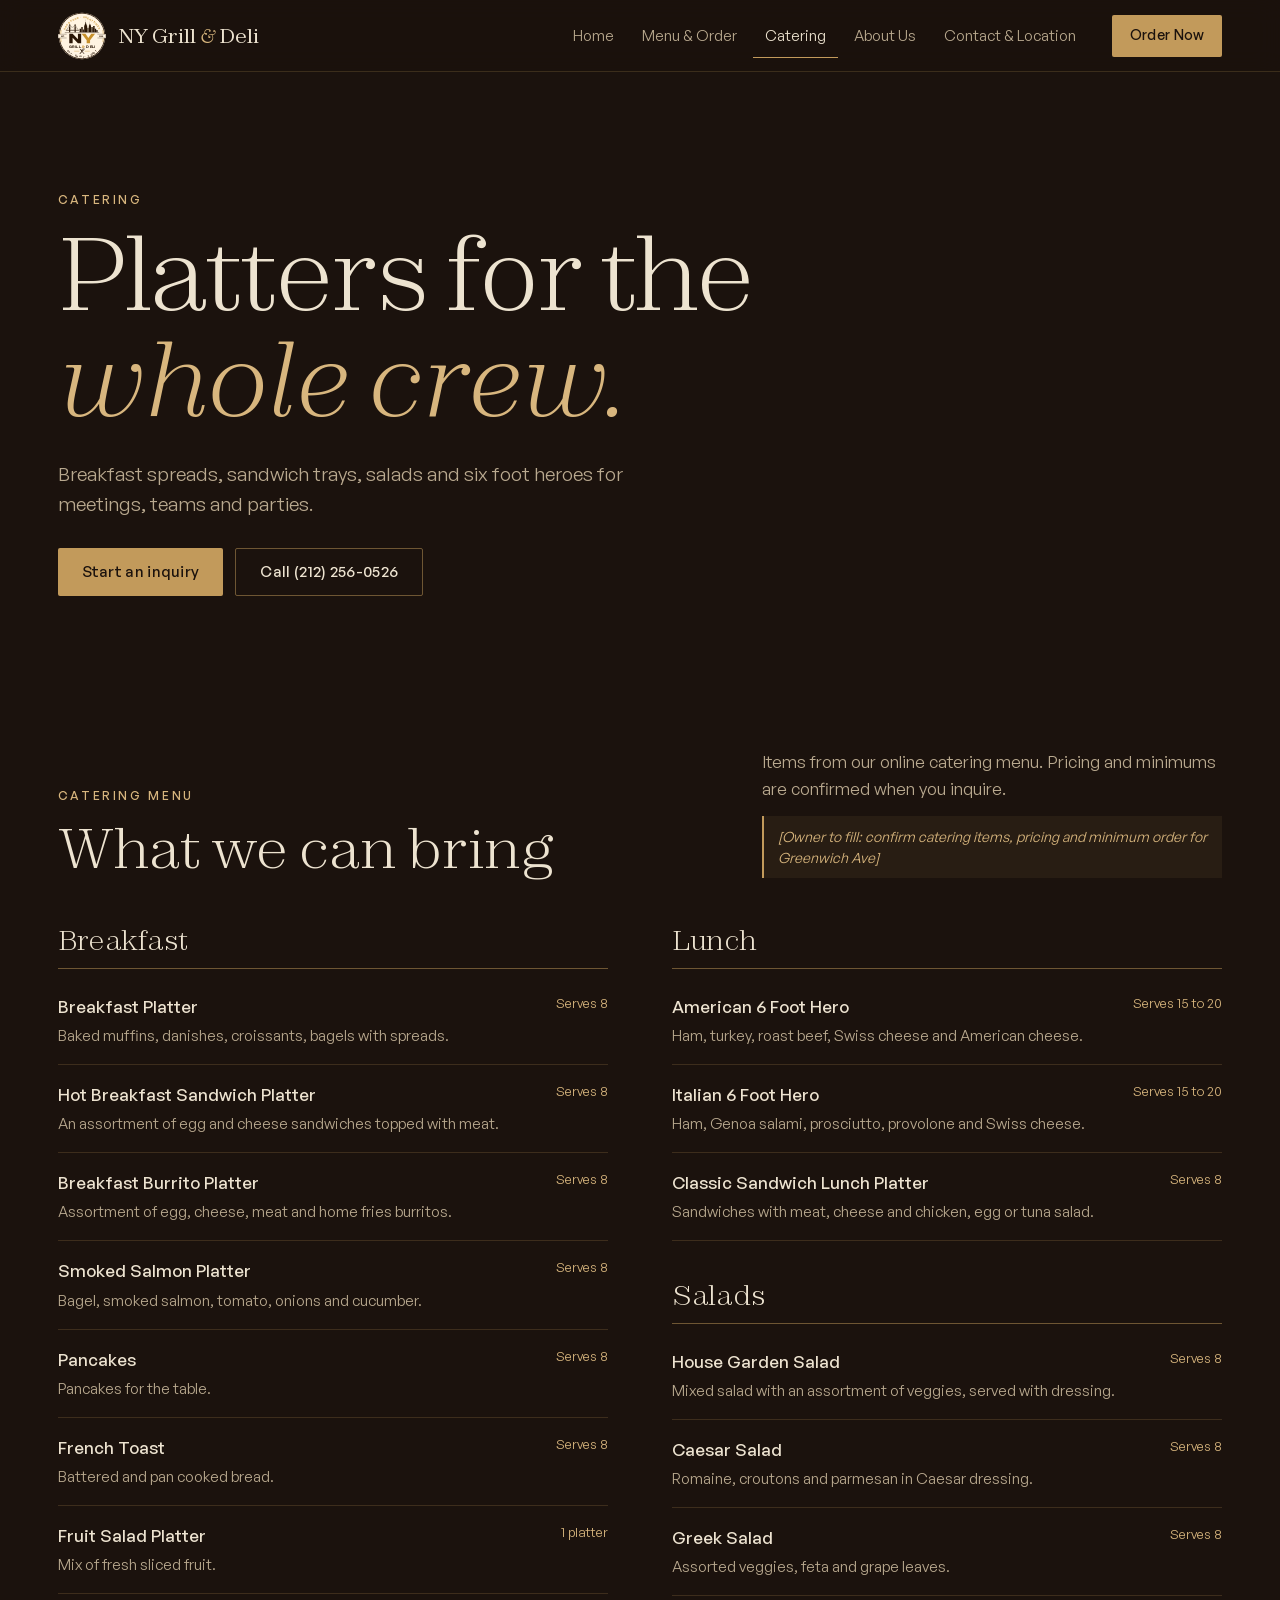
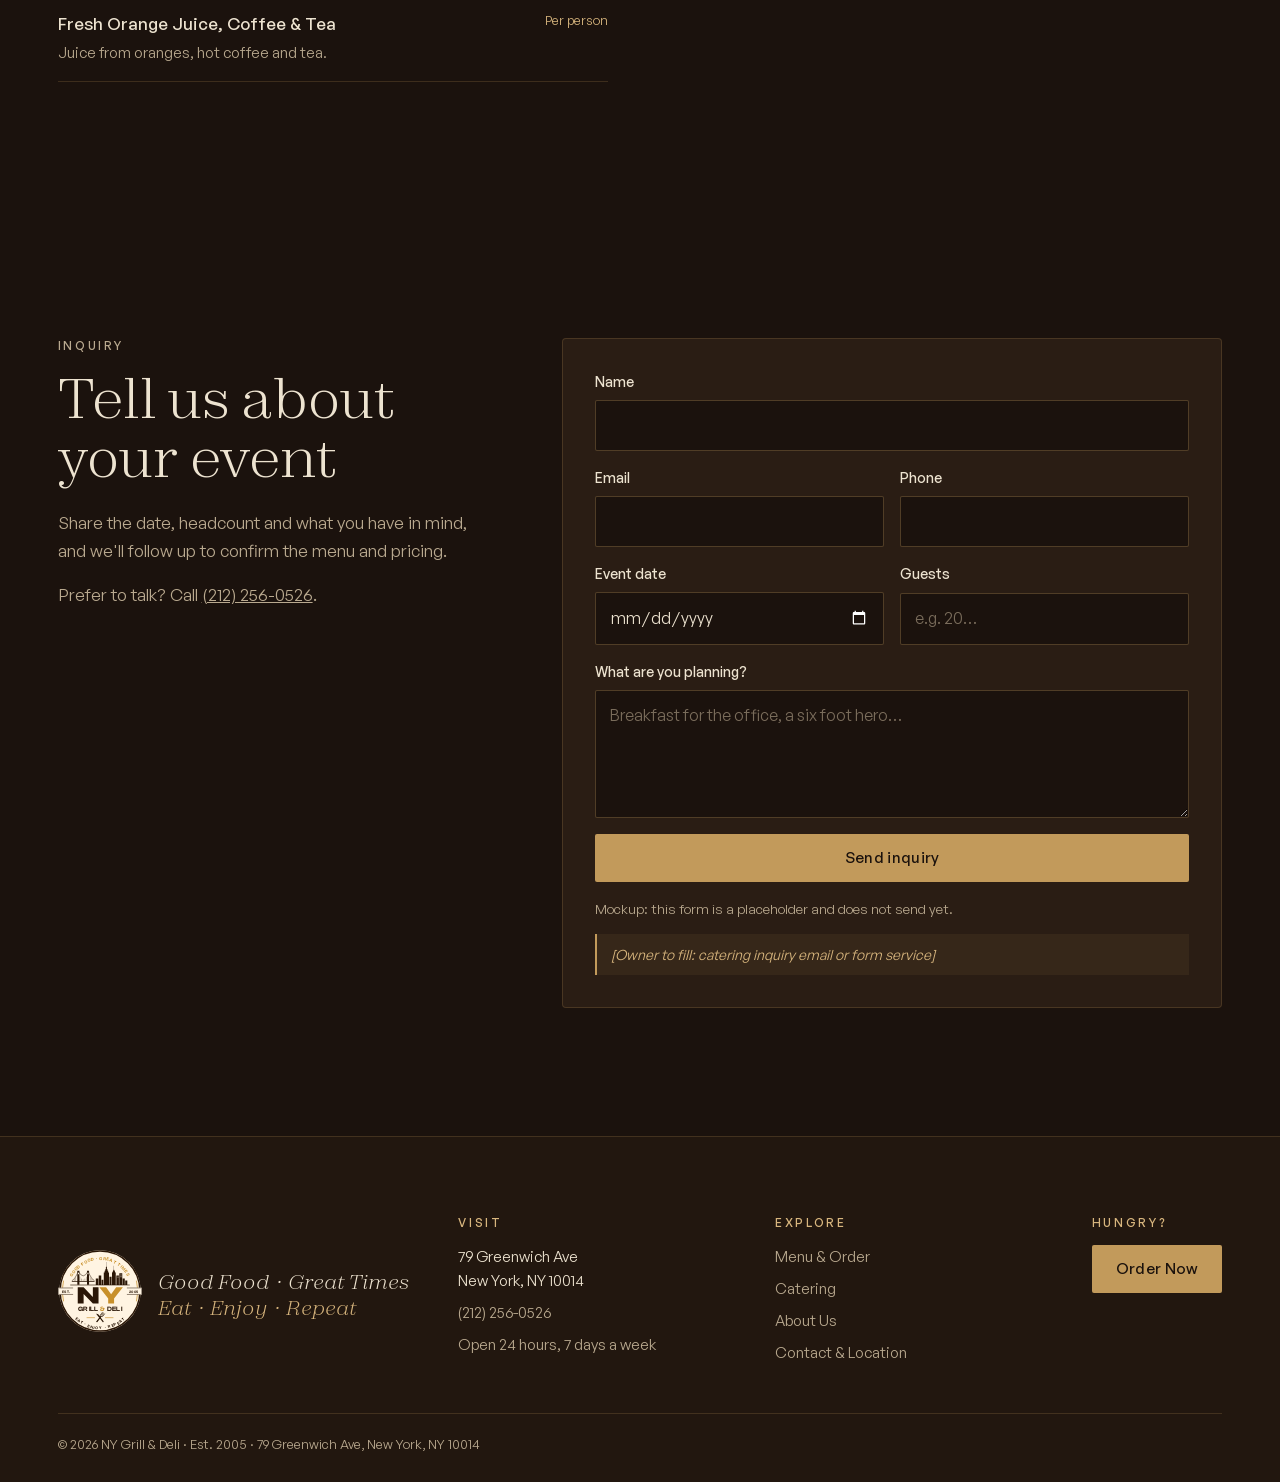
<file: catering.html>
<!doctype html>
<html lang="en">
<head>
<meta charset="utf-8">
<meta name="viewport" content="width=device-width,initial-scale=1,viewport-fit=cover">
<title>Catering | NY Grill &amp; Deli, 79 Greenwich Ave, NYC</title>
<meta name="description" content="Catering from NY Grill &amp; Deli in Greenwich Village: breakfast platters, burrito platters, sandwich lunch platters, salads and six foot heroes for offices and parties.">
<meta property="og:image" content="assets/img/site/hero-1600.webp">
<meta property="og:type" content="website"><meta property="og:site_name" content="NY Grill &amp; Deli">
<meta property="og:title" content="Catering | NY Grill &amp; Deli, 79 Greenwich Ave, NYC"><meta property="og:description" content="Catering from NY Grill &amp; Deli in Greenwich Village: breakfast platters, burrito platters, sandwich lunch platters, salads and six foot heroes for offices and parties.">
<meta name="twitter:card" content="summary_large_image">
<meta name="theme-color" content="#1B120D">
<link rel="icon" href="assets/img/favicon.svg" type="image/svg+xml">
<link rel="preload" href="assets/fonts/zodiak.woff2" as="font" type="font/woff2" crossorigin>
<link rel="stylesheet" href="assets/site.css?v=1792184299">
<script type="application/ld+json">{"@context": "https://schema.org", "@type": "Restaurant", "name": "NY Grill & Deli", "foundingDate": "2005", "address": {"@type": "PostalAddress", "streetAddress": "79 Greenwich Ave", "addressLocality": "New York", "addressRegion": "NY", "postalCode": "10014", "addressCountry": "US"}, "geo": {"@type": "GeoCoordinates", "latitude": 40.7368685, "longitude": -74.0015739}, "telephone": "+12122560526", "openingHoursSpecification": [{"@type": "OpeningHoursSpecification", "dayOfWeek": ["Monday", "Tuesday", "Wednesday", "Thursday", "Friday", "Saturday", "Sunday"], "opens": "00:00", "closes": "23:59"}], "servesCuisine": ["Deli", "American", "Breakfast", "Sandwiches", "Halal"], "hasMap": "https://www.google.com/maps/search/?api=1&query=NY+Grill+%26+Deli%2C+79+Greenwich+Ave%2C+New+York%2C+NY+10014"}</script>
</head>
<body class="p-catering">
<a class="skip" href="#main">Skip to content</a>
<header class="top" data-top>
  <a class="brand" href="index.html" aria-label="NY Grill and Deli, home"><svg class="logo" aria-hidden="true" xmlns="http://www.w3.org/2000/svg" viewBox="0 0 400 400">  <title>NY Grill &amp; Deli</title>
  <defs>
    <path id="lg-top" d="M 52 200 A 148 148 0 0 1 348 200"/>
    <path id="lg-bot" d="M 34 200 A 166 166 0 0 0 366 200"/>
    <clipPath id="lg-sky-clip"><rect x="40" y="40" width="320" height="131"/></clipPath>
    <clipPath id="lg-name-clip"><rect class="lg-name-wipe" x="60" y="262" width="280" height="44"/></clipPath>
  </defs>
  <circle class="lg-disc" cx="200" cy="200" r="194" fill="#FFF4E2"/>
  <g class="lg-ring"><circle cx="200" cy="200" r="190" fill="none" stroke="#2A1606" stroke-width="7" pathLength="1"/></g>
  <g class="lg-arcs" fill="none" stroke="#C8902A" stroke-width="3.5" stroke-linecap="round">
    <path class="lg-arc lg-arc--r" d="M 374.1 152.6 A 180 180 0 0 1 374.1 247.4" pathLength="1"/>
    <path class="lg-arc lg-arc--l" d="M 25.9 247.4 A 180 180 0 0 1 25.9 152.6" pathLength="1"/>
  </g>
  <g class="lg-top-text" fill="#C8902A" font-family="Bricolage Grotesque, Satoshi, Arial, sans-serif" font-weight="700" font-size="21" letter-spacing="2.2">
    <text><textPath href="#lg-top" startOffset="50%" text-anchor="middle" data-text="GOOD FOOD · GREAT TIMES">GOOD FOOD · GREAT TIMES</textPath></text>
  </g>
  <g class="lg-bottom-text" fill="#2A1606" font-family="Bricolage Grotesque, Satoshi, Arial, sans-serif" font-weight="700" font-size="19" letter-spacing="2.6">
    <text><textPath href="#lg-bot" startOffset="50%" text-anchor="middle" dominant-baseline="hanging" data-text="EAT · ENJOY · REPEAT">EAT · ENJOY · REPEAT</textPath></text>
  </g>
  <g clip-path="url(#lg-sky-clip)">
    <g class="lg-skyline" fill="#2A1606">
      <!-- Brooklyn Bridge -->
      <g class="lg-bridge">
        <path d="M92 104h10v66h-10zM138 104h10v66h-10z"/>
        <path d="M94 112h6v8h-6zM140 112h6v8h-6z" fill="#FFF4E2"/>
        <path d="M66 152h108v4H66z"/>
        <path d="M66 151 Q 80 146 97 106 M97 106 Q 120 150 143 106 M143 106 Q 160 146 174 151" fill="none" stroke="#2A1606" stroke-width="2.4"/>
        <path d="M104 132v20M112 141v11M120 145v7M128 141v11M136 132v20M84 136v16M78 143v9M156 136v16M162 143v9" stroke="#2A1606" stroke-width="1.4"/>
      </g>
      <!-- Towers -->
      <path d="M180 140h12v31h-12zM194 126h12v45h-12zM208 146h8v25h-8z"/>
      <path d="M218 171V112h4v-8h3v-8h3V84h2V62h1V84h2v12h3v8h3v8h4v59z"/>
      <path d="M245 132h10v39h-10z"/>
      <path d="M257 171V114l3-4 3-8 3-6 3 6 3 8 3 4v57zM265.5 96V80h1V96z"/>
      <path d="M278 126h12v45h-12zM292 116h14v55h-14zM308 140h10v31h-10zM320 150h10v21h-10z"/>
      <path d="M296 122h2v4h-2zM300 122h2v4h-2zM296 130h2v4h-2zM300 130h2v4h-2zM282 132h2v4h-2zM286 132h2v4h-2z" fill="#FFF4E2"/>
    </g>
  </g>
  <path class="lg-ground" d="M60 171.5H340" stroke="#2A1606" stroke-width="3" stroke-linecap="round" pathLength="1"/>
  <g class="lg-ny">
    <path class="lg-n" fill="#2A1606" d="M94 182h28l44 46v-46h27v78h-27l-44-46v46H94z"/>
    <path class="lg-y" fill="#C8902A" d="M197 182h32l24 34 24-34h32l-42 54v24h-28v-24z"/>
  </g>
  <g clip-path="url(#lg-name-clip)">
    <text class="lg-name" x="200" y="296" text-anchor="middle" fill="#2A1606" font-family="Clash Display, Satoshi, Arial, sans-serif" font-weight="600" font-size="31" letter-spacing="1.5">GRILL <tspan fill="#C8902A">&amp;</tspan> DELI</text>
  </g>
  <g class="lg-cutlery" transform="translate(200 327)">
    <path class="lg-rule" d="M138 0h36M226 0h36" transform="translate(-200 0)" stroke="#C8902A" stroke-width="3" stroke-linecap="round"/>
    <g class="lg-knife"><g transform="rotate(-38)">
      <path d="M-3.2-26c6 3 8.5 11 7 24h-7z" fill="#2A1606"/>
      <path d="M0 0v24" stroke="#2A1606" stroke-width="5.5" stroke-linecap="round"/>
    </g></g>
    <g class="lg-fork"><g transform="rotate(38)">
      <path d="M-6.5-27v12M-2.2-27v12M2.2-27v12M6.5-27v12M-6.5-15q0 7 6.5 7t6.5-7M0-8v32" fill="none" stroke="#2A1606" stroke-width="2.6" stroke-linecap="round"/>
      <path d="M0-6v30" stroke="#2A1606" stroke-width="5.5" stroke-linecap="round"/>
    </g></g>
  </g>
  <g class="lg-est" font-family="Bricolage Grotesque, Satoshi, Arial, sans-serif" font-weight="700" font-size="17" letter-spacing="1.5" fill="#2A1606">
    <g class="lg-est-l"><rect x="2" y="184" width="74" height="34" fill="#FFF4E2"/><path d="M6 185.5h66M6 216.5h66" stroke="#2A1606" stroke-width="2.4"/><text x="39" y="207.5" text-anchor="middle">EST.</text></g>
    <g class="lg-est-r"><rect x="324" y="184" width="74" height="34" fill="#FFF4E2"/><path d="M328 185.5h66M328 216.5h66" stroke="#2A1606" stroke-width="2.4"/><text x="361" y="207.5" text-anchor="middle">2005</text></g>
  </g>
</svg><span class="brand-word">NY Grill <em>&amp;</em> Deli</span></a>
  <nav class="nav" id="site-nav" aria-label="Main">
    <ul>
      <li><a href="index.html">Home</a></li>
      <li><a href="order.html">Menu &amp; Order</a></li>
      <li><a href="catering.html" aria-current="page">Catering</a></li>
      <li><a href="about.html">About Us</a></li>
      <li><a href="contact.html">Contact &amp; Location</a></li>
    </ul>
    <p class="nav-meta"><a href="tel:+12122560526">(212) 256-0526</a><span>79 Greenwich Ave, New York</span></p>
  </nav>
  <div class="top-acts">
    <a class="btn btn-brass btn-s top-cta" href="order.html">Order Now</a>
    <button class="menu-btn" type="button" aria-expanded="false" aria-controls="site-nav" data-nav-toggle><span class="sr">Menu</span><i aria-hidden="true"></i></button>
  </div>
</header>

<main id="main">

<section class="page-hero wrap" aria-labelledby="cat-h">
  <p class="eyebrow">Catering</p>
  <h1 id="cat-h">Platters for the <em>whole crew.</em></h1>
  <p class="lede">Breakfast spreads, sandwich trays, salads and six foot heroes for meetings, teams and parties.</p>
  <div class="cta-row"><a class="btn btn-brass" href="#inquiry">Start an inquiry</a><a class="btn btn-ghost" href="tel:+12122560526">Call (212) 256-0526</a></div>
</section>

<section class="sec wrap" aria-labelledby="cmenu-h">
  <div class="sec-head"><div><p class="eyebrow">Catering menu</p><h2 id="cmenu-h" class="h2">What we can bring</h2></div><p>Items from our online catering menu. Pricing and minimums are confirmed when you inquire. <span class="owner">[Owner to fill: confirm catering items, pricing and minimum order for Greenwich Ave]</span></p></div>
  <div class="cgroups">
    <div class="cgroup">
      <h3>Breakfast</h3>
      <ul class="clist">
        <li><b>Breakfast Platter</b><span>Serves 8</span><p>Baked muffins, danishes, croissants, bagels with spreads.</p></li>
        <li><b>Hot Breakfast Sandwich Platter</b><span>Serves 8</span><p>An assortment of egg and cheese sandwiches topped with meat.</p></li>
        <li><b>Breakfast Burrito Platter</b><span>Serves 8</span><p>Assortment of egg, cheese, meat and home fries burritos.</p></li>
        <li><b>Smoked Salmon Platter</b><span>Serves 8</span><p>Bagel, smoked salmon, tomato, onions and cucumber.</p></li>
        <li><b>Pancakes</b><span>Serves 8</span><p>Pancakes for the table.</p></li>
        <li><b>French Toast</b><span>Serves 8</span><p>Battered and pan cooked bread.</p></li>
        <li><b>Fruit Salad Platter</b><span>1 platter</span><p>Mix of fresh sliced fruit.</p></li>
        <li><b>Fresh Orange Juice, Coffee &amp; Tea</b><span>Per person</span><p>Juice from oranges, hot coffee and tea.</p></li>
      </ul>
    </div>
    <div class="cgroup">
      <h3>Lunch</h3>
      <ul class="clist">
        <li><b>American 6 Foot Hero</b><span>Serves 15 to 20</span><p>Ham, turkey, roast beef, Swiss cheese and American cheese.</p></li>
        <li><b>Italian 6 Foot Hero</b><span>Serves 15 to 20</span><p>Ham, Genoa salami, prosciutto, provolone and Swiss cheese.</p></li>
        <li><b>Classic Sandwich Lunch Platter</b><span>Serves 8</span><p>Sandwiches with meat, cheese and chicken, egg or tuna salad.</p></li>
      </ul>
      <h3>Salads</h3>
      <ul class="clist">
        <li><b>House Garden Salad</b><span>Serves 8</span><p>Mixed salad with an assortment of veggies, served with dressing.</p></li>
        <li><b>Caesar Salad</b><span>Serves 8</span><p>Romaine, croutons and parmesan in Caesar dressing.</p></li>
        <li><b>Greek Salad</b><span>Serves 8</span><p>Assorted veggies, feta and grape leaves.</p></li>
      </ul>
    </div>
  </div>
</section>

<section class="sec wrap" id="inquiry" aria-labelledby="inq-h">
  <div class="split split-form">
    <div class="split-copy">
      <p class="eyebrow">Inquiry</p>
      <h2 id="inq-h" class="h2">Tell us about your event</h2>
      <p>Share the date, headcount and what you have in mind, and we'll follow up to confirm the menu and pricing.</p>
      <p>Prefer to talk? Call <a href="tel:+12122560526">(212) 256-0526</a>.</p>
    </div>
    <form class="form" data-inquiry novalidate>
      <div class="field"><label for="f-name">Name</label><input id="f-name" name="name" autocomplete="name" required></div>
      <div class="field-2">
        <div class="field"><label for="f-email">Email</label><input id="f-email" name="email" type="email" autocomplete="email" spellcheck="false" required></div>
        <div class="field"><label for="f-phone">Phone</label><input id="f-phone" name="phone" type="tel" autocomplete="tel" inputmode="tel"></div>
      </div>
      <div class="field-2">
        <div class="field"><label for="f-date">Event date</label><input id="f-date" name="date" type="date"></div>
        <div class="field"><label for="f-guests">Guests</label><input id="f-guests" name="guests" type="number" min="1" inputmode="numeric" placeholder="e.g. 20…"></div>
      </div>
      <div class="field"><label for="f-msg">What are you planning?</label><textarea id="f-msg" name="message" rows="4" placeholder="Breakfast for the office, a six foot hero…"></textarea></div>
      <button class="btn btn-brass btn-w" type="submit">Send inquiry</button>
      <p class="form-note" role="status" aria-live="polite" data-form-note>Mockup: this form is a placeholder and does not send yet. <span class="owner">[Owner to fill: catering inquiry email or form service]</span></p>
    </form>
  </div>
</section>

</main>
<footer class="foot">
  <div class="foot-in">
    <div class="foot-brand"><svg class="logo" aria-hidden="true" xmlns="http://www.w3.org/2000/svg" viewBox="0 0 400 400">  <title>NY Grill &amp; Deli</title>
  <defs>
    <path id="lf-top" d="M 52 200 A 148 148 0 0 1 348 200"/>
    <path id="lf-bot" d="M 34 200 A 166 166 0 0 0 366 200"/>
    <clipPath id="lf-sky-clip"><rect x="40" y="40" width="320" height="131"/></clipPath>
    <clipPath id="lf-name-clip"><rect class="lf-name-wipe" x="60" y="262" width="280" height="44"/></clipPath>
  </defs>
  <circle class="lf-disc" cx="200" cy="200" r="194" fill="#FFF4E2"/>
  <g class="lf-ring"><circle cx="200" cy="200" r="190" fill="none" stroke="#2A1606" stroke-width="7" pathLength="1"/></g>
  <g class="lf-arcs" fill="none" stroke="#C8902A" stroke-width="3.5" stroke-linecap="round">
    <path class="lf-arc lf-arc--r" d="M 374.1 152.6 A 180 180 0 0 1 374.1 247.4" pathLength="1"/>
    <path class="lf-arc lf-arc--l" d="M 25.9 247.4 A 180 180 0 0 1 25.9 152.6" pathLength="1"/>
  </g>
  <g class="lf-top-text" fill="#C8902A" font-family="Bricolage Grotesque, Satoshi, Arial, sans-serif" font-weight="700" font-size="21" letter-spacing="2.2">
    <text><textPath href="#lf-top" startOffset="50%" text-anchor="middle" data-text="GOOD FOOD · GREAT TIMES">GOOD FOOD · GREAT TIMES</textPath></text>
  </g>
  <g class="lf-bottom-text" fill="#2A1606" font-family="Bricolage Grotesque, Satoshi, Arial, sans-serif" font-weight="700" font-size="19" letter-spacing="2.6">
    <text><textPath href="#lf-bot" startOffset="50%" text-anchor="middle" dominant-baseline="hanging" data-text="EAT · ENJOY · REPEAT">EAT · ENJOY · REPEAT</textPath></text>
  </g>
  <g clip-path="url(#lf-sky-clip)">
    <g class="lf-skyline" fill="#2A1606">
      <!-- Brooklyn Bridge -->
      <g class="lf-bridge">
        <path d="M92 104h10v66h-10zM138 104h10v66h-10z"/>
        <path d="M94 112h6v8h-6zM140 112h6v8h-6z" fill="#FFF4E2"/>
        <path d="M66 152h108v4H66z"/>
        <path d="M66 151 Q 80 146 97 106 M97 106 Q 120 150 143 106 M143 106 Q 160 146 174 151" fill="none" stroke="#2A1606" stroke-width="2.4"/>
        <path d="M104 132v20M112 141v11M120 145v7M128 141v11M136 132v20M84 136v16M78 143v9M156 136v16M162 143v9" stroke="#2A1606" stroke-width="1.4"/>
      </g>
      <!-- Towers -->
      <path d="M180 140h12v31h-12zM194 126h12v45h-12zM208 146h8v25h-8z"/>
      <path d="M218 171V112h4v-8h3v-8h3V84h2V62h1V84h2v12h3v8h3v8h4v59z"/>
      <path d="M245 132h10v39h-10z"/>
      <path d="M257 171V114l3-4 3-8 3-6 3 6 3 8 3 4v57zM265.5 96V80h1V96z"/>
      <path d="M278 126h12v45h-12zM292 116h14v55h-14zM308 140h10v31h-10zM320 150h10v21h-10z"/>
      <path d="M296 122h2v4h-2zM300 122h2v4h-2zM296 130h2v4h-2zM300 130h2v4h-2zM282 132h2v4h-2zM286 132h2v4h-2z" fill="#FFF4E2"/>
    </g>
  </g>
  <path class="lf-ground" d="M60 171.5H340" stroke="#2A1606" stroke-width="3" stroke-linecap="round" pathLength="1"/>
  <g class="lf-ny">
    <path class="lf-n" fill="#2A1606" d="M94 182h28l44 46v-46h27v78h-27l-44-46v46H94z"/>
    <path class="lf-y" fill="#C8902A" d="M197 182h32l24 34 24-34h32l-42 54v24h-28v-24z"/>
  </g>
  <g clip-path="url(#lf-name-clip)">
    <text class="lf-name" x="200" y="296" text-anchor="middle" fill="#2A1606" font-family="Clash Display, Satoshi, Arial, sans-serif" font-weight="600" font-size="31" letter-spacing="1.5">GRILL <tspan fill="#C8902A">&amp;</tspan> DELI</text>
  </g>
  <g class="lf-cutlery" transform="translate(200 327)">
    <path class="lf-rule" d="M138 0h36M226 0h36" transform="translate(-200 0)" stroke="#C8902A" stroke-width="3" stroke-linecap="round"/>
    <g class="lf-knife"><g transform="rotate(-38)">
      <path d="M-3.2-26c6 3 8.5 11 7 24h-7z" fill="#2A1606"/>
      <path d="M0 0v24" stroke="#2A1606" stroke-width="5.5" stroke-linecap="round"/>
    </g></g>
    <g class="lf-fork"><g transform="rotate(38)">
      <path d="M-6.5-27v12M-2.2-27v12M2.2-27v12M6.5-27v12M-6.5-15q0 7 6.5 7t6.5-7M0-8v32" fill="none" stroke="#2A1606" stroke-width="2.6" stroke-linecap="round"/>
      <path d="M0-6v30" stroke="#2A1606" stroke-width="5.5" stroke-linecap="round"/>
    </g></g>
  </g>
  <g class="lf-est" font-family="Bricolage Grotesque, Satoshi, Arial, sans-serif" font-weight="700" font-size="17" letter-spacing="1.5" fill="#2A1606">
    <g class="lf-est-l"><rect x="2" y="184" width="74" height="34" fill="#FFF4E2"/><path d="M6 185.5h66M6 216.5h66" stroke="#2A1606" stroke-width="2.4"/><text x="39" y="207.5" text-anchor="middle">EST.</text></g>
    <g class="lf-est-r"><rect x="324" y="184" width="74" height="34" fill="#FFF4E2"/><path d="M328 185.5h66M328 216.5h66" stroke="#2A1606" stroke-width="2.4"/><text x="361" y="207.5" text-anchor="middle">2005</text></g>
  </g>
</svg><p class="foot-tag">Good Food · Great Times<br><span>Eat · Enjoy · Repeat</span></p></div>
    <div><h2 class="foot-h">Visit</h2><address><a href="https://www.google.com/maps/search/?api=1&query=NY+Grill+%26+Deli%2C+79+Greenwich+Ave%2C+New+York%2C+NY+10014" rel="noopener" target="_blank">79 Greenwich Ave<br>New York, NY 10014</a></address><p><a href="tel:+12122560526">(212) 256-0526</a></p><p class="foot-hours">Open 24 hours, 7 days a week</p></div>
    <div><h2 class="foot-h">Explore</h2><ul><li><a href="order.html">Menu &amp; Order</a></li><li><a href="catering.html">Catering</a></li><li><a href="about.html">About Us</a></li><li><a href="contact.html">Contact &amp; Location</a></li></ul></div>
    <div class="foot-cta"><h2 class="foot-h">Hungry?</h2><a class="btn btn-brass" href="order.html">Order Now</a></div>
  </div>
  <p class="foot-legal">© <span data-year>2026</span> NY Grill &amp; Deli · Est. 2005 · 79 Greenwich Ave, New York, NY 10014</p>
</footer>

<script src="assets/catering.js?v=1792184299" defer></script><script src="assets/site.js?v=1792184299" defer></script>
</body>
</html>
</file>
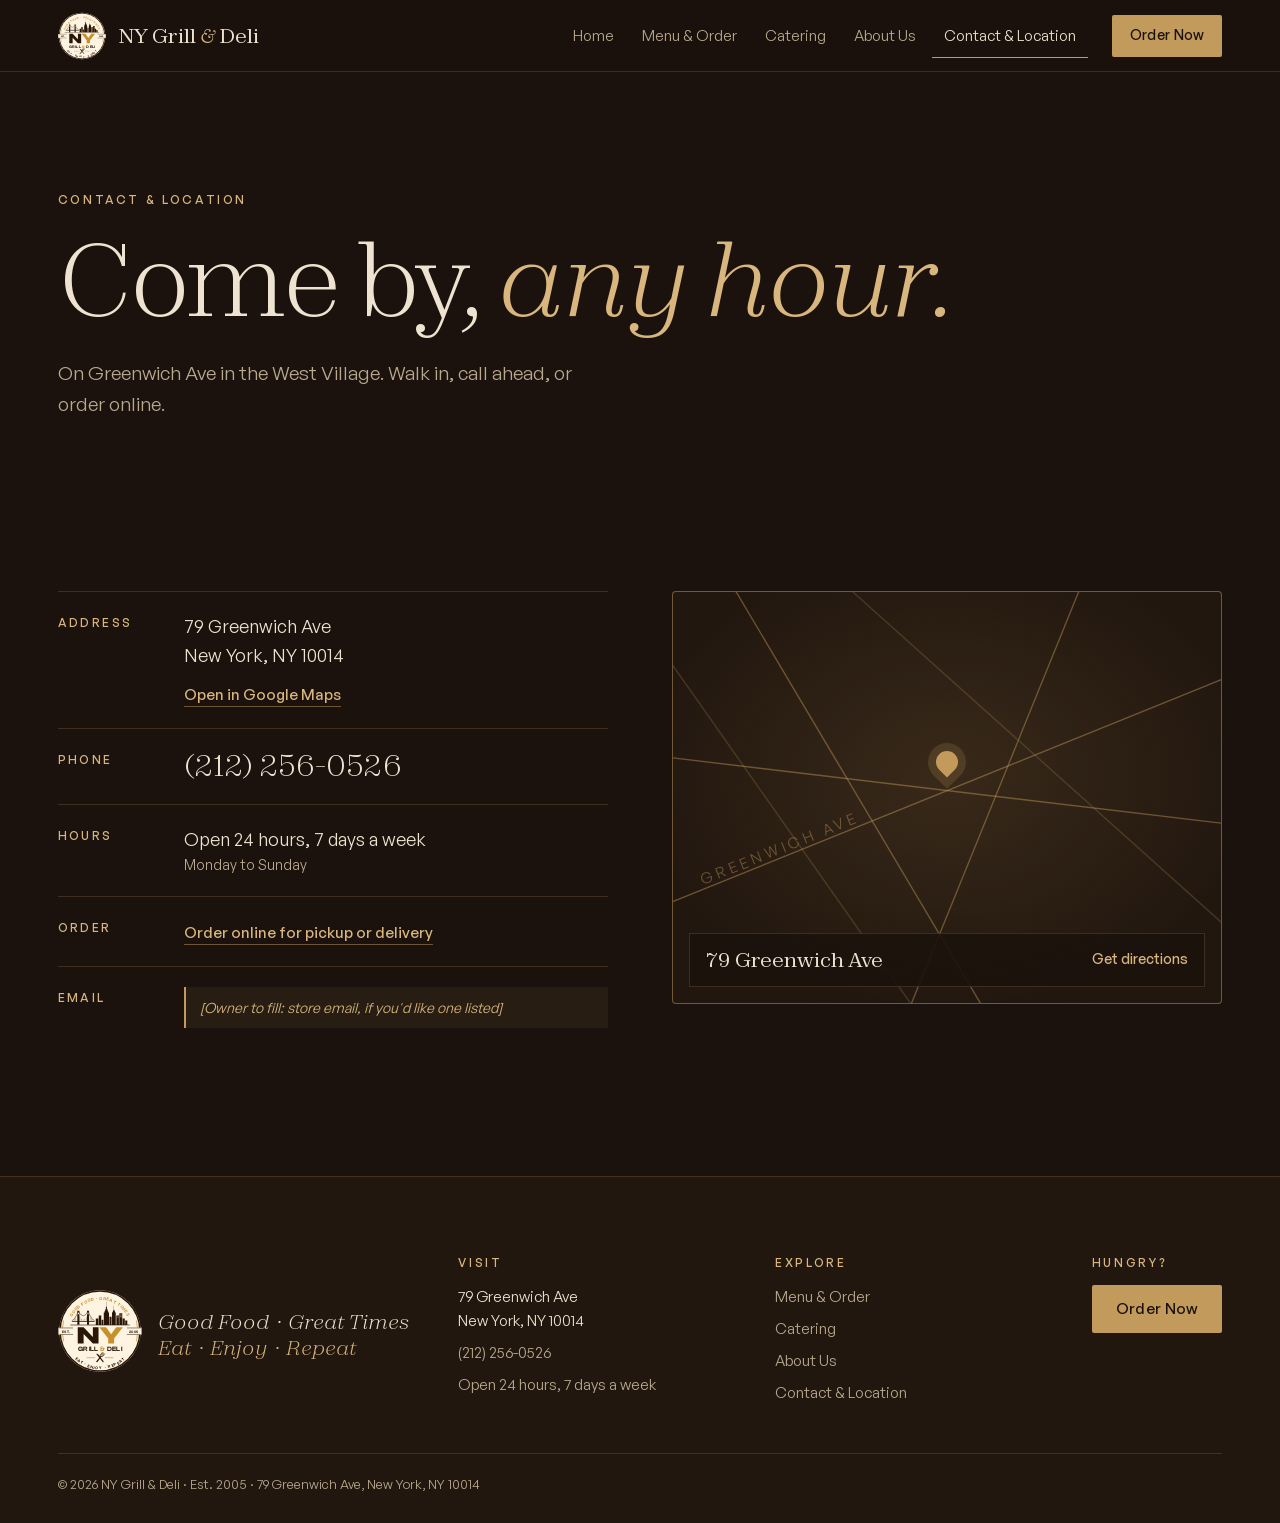
<file: contact.html>
<!doctype html>
<html lang="en">
<head>
<meta charset="utf-8">
<meta name="viewport" content="width=device-width,initial-scale=1,viewport-fit=cover">
<title>Contact &amp; Location | NY Grill &amp; Deli, 79 Greenwich Ave, New York, NY 10014</title>
<meta name="description" content="Find NY Grill &amp; Deli at 79 Greenwich Ave, New York, NY 10014 in Greenwich Village. Call (212) 256-0526. Open 24 hours, 7 days a week.">
<meta property="og:image" content="assets/img/site/hero-1600.webp">
<meta property="og:type" content="website"><meta property="og:site_name" content="NY Grill &amp; Deli">
<meta property="og:title" content="Contact &amp; Location | NY Grill &amp; Deli, 79 Greenwich Ave, New York, NY 10014"><meta property="og:description" content="Find NY Grill &amp; Deli at 79 Greenwich Ave, New York, NY 10014 in Greenwich Village. Call (212) 256-0526. Open 24 hours, 7 days a week.">
<meta name="twitter:card" content="summary_large_image">
<meta name="theme-color" content="#1B120D">
<link rel="icon" href="assets/img/favicon.svg" type="image/svg+xml">
<link rel="preload" href="assets/fonts/zodiak.woff2" as="font" type="font/woff2" crossorigin>
<link rel="stylesheet" href="assets/site.css?v=1792184299">
<script type="application/ld+json">{"@context": "https://schema.org", "@type": "Restaurant", "name": "NY Grill & Deli", "foundingDate": "2005", "address": {"@type": "PostalAddress", "streetAddress": "79 Greenwich Ave", "addressLocality": "New York", "addressRegion": "NY", "postalCode": "10014", "addressCountry": "US"}, "geo": {"@type": "GeoCoordinates", "latitude": 40.7368685, "longitude": -74.0015739}, "telephone": "+12122560526", "openingHoursSpecification": [{"@type": "OpeningHoursSpecification", "dayOfWeek": ["Monday", "Tuesday", "Wednesday", "Thursday", "Friday", "Saturday", "Sunday"], "opens": "00:00", "closes": "23:59"}], "servesCuisine": ["Deli", "American", "Breakfast", "Sandwiches", "Halal"], "hasMap": "https://www.google.com/maps/search/?api=1&query=NY+Grill+%26+Deli%2C+79+Greenwich+Ave%2C+New+York%2C+NY+10014"}</script>
</head>
<body class="p-contact">
<a class="skip" href="#main">Skip to content</a>
<header class="top" data-top>
  <a class="brand" href="index.html" aria-label="NY Grill and Deli, home"><svg class="logo" aria-hidden="true" xmlns="http://www.w3.org/2000/svg" viewBox="0 0 400 400">  <title>NY Grill &amp; Deli</title>
  <defs>
    <path id="lg-top" d="M 52 200 A 148 148 0 0 1 348 200"/>
    <path id="lg-bot" d="M 34 200 A 166 166 0 0 0 366 200"/>
    <clipPath id="lg-sky-clip"><rect x="40" y="40" width="320" height="131"/></clipPath>
    <clipPath id="lg-name-clip"><rect class="lg-name-wipe" x="60" y="262" width="280" height="44"/></clipPath>
  </defs>
  <circle class="lg-disc" cx="200" cy="200" r="194" fill="#FFF4E2"/>
  <g class="lg-ring"><circle cx="200" cy="200" r="190" fill="none" stroke="#2A1606" stroke-width="7" pathLength="1"/></g>
  <g class="lg-arcs" fill="none" stroke="#C8902A" stroke-width="3.5" stroke-linecap="round">
    <path class="lg-arc lg-arc--r" d="M 374.1 152.6 A 180 180 0 0 1 374.1 247.4" pathLength="1"/>
    <path class="lg-arc lg-arc--l" d="M 25.9 247.4 A 180 180 0 0 1 25.9 152.6" pathLength="1"/>
  </g>
  <g class="lg-top-text" fill="#C8902A" font-family="Bricolage Grotesque, Satoshi, Arial, sans-serif" font-weight="700" font-size="21" letter-spacing="2.2">
    <text><textPath href="#lg-top" startOffset="50%" text-anchor="middle" data-text="GOOD FOOD · GREAT TIMES">GOOD FOOD · GREAT TIMES</textPath></text>
  </g>
  <g class="lg-bottom-text" fill="#2A1606" font-family="Bricolage Grotesque, Satoshi, Arial, sans-serif" font-weight="700" font-size="19" letter-spacing="2.6">
    <text><textPath href="#lg-bot" startOffset="50%" text-anchor="middle" dominant-baseline="hanging" data-text="EAT · ENJOY · REPEAT">EAT · ENJOY · REPEAT</textPath></text>
  </g>
  <g clip-path="url(#lg-sky-clip)">
    <g class="lg-skyline" fill="#2A1606">
      <!-- Brooklyn Bridge -->
      <g class="lg-bridge">
        <path d="M92 104h10v66h-10zM138 104h10v66h-10z"/>
        <path d="M94 112h6v8h-6zM140 112h6v8h-6z" fill="#FFF4E2"/>
        <path d="M66 152h108v4H66z"/>
        <path d="M66 151 Q 80 146 97 106 M97 106 Q 120 150 143 106 M143 106 Q 160 146 174 151" fill="none" stroke="#2A1606" stroke-width="2.4"/>
        <path d="M104 132v20M112 141v11M120 145v7M128 141v11M136 132v20M84 136v16M78 143v9M156 136v16M162 143v9" stroke="#2A1606" stroke-width="1.4"/>
      </g>
      <!-- Towers -->
      <path d="M180 140h12v31h-12zM194 126h12v45h-12zM208 146h8v25h-8z"/>
      <path d="M218 171V112h4v-8h3v-8h3V84h2V62h1V84h2v12h3v8h3v8h4v59z"/>
      <path d="M245 132h10v39h-10z"/>
      <path d="M257 171V114l3-4 3-8 3-6 3 6 3 8 3 4v57zM265.5 96V80h1V96z"/>
      <path d="M278 126h12v45h-12zM292 116h14v55h-14zM308 140h10v31h-10zM320 150h10v21h-10z"/>
      <path d="M296 122h2v4h-2zM300 122h2v4h-2zM296 130h2v4h-2zM300 130h2v4h-2zM282 132h2v4h-2zM286 132h2v4h-2z" fill="#FFF4E2"/>
    </g>
  </g>
  <path class="lg-ground" d="M60 171.5H340" stroke="#2A1606" stroke-width="3" stroke-linecap="round" pathLength="1"/>
  <g class="lg-ny">
    <path class="lg-n" fill="#2A1606" d="M94 182h28l44 46v-46h27v78h-27l-44-46v46H94z"/>
    <path class="lg-y" fill="#C8902A" d="M197 182h32l24 34 24-34h32l-42 54v24h-28v-24z"/>
  </g>
  <g clip-path="url(#lg-name-clip)">
    <text class="lg-name" x="200" y="296" text-anchor="middle" fill="#2A1606" font-family="Clash Display, Satoshi, Arial, sans-serif" font-weight="600" font-size="31" letter-spacing="1.5">GRILL <tspan fill="#C8902A">&amp;</tspan> DELI</text>
  </g>
  <g class="lg-cutlery" transform="translate(200 327)">
    <path class="lg-rule" d="M138 0h36M226 0h36" transform="translate(-200 0)" stroke="#C8902A" stroke-width="3" stroke-linecap="round"/>
    <g class="lg-knife"><g transform="rotate(-38)">
      <path d="M-3.2-26c6 3 8.5 11 7 24h-7z" fill="#2A1606"/>
      <path d="M0 0v24" stroke="#2A1606" stroke-width="5.5" stroke-linecap="round"/>
    </g></g>
    <g class="lg-fork"><g transform="rotate(38)">
      <path d="M-6.5-27v12M-2.2-27v12M2.2-27v12M6.5-27v12M-6.5-15q0 7 6.5 7t6.5-7M0-8v32" fill="none" stroke="#2A1606" stroke-width="2.6" stroke-linecap="round"/>
      <path d="M0-6v30" stroke="#2A1606" stroke-width="5.5" stroke-linecap="round"/>
    </g></g>
  </g>
  <g class="lg-est" font-family="Bricolage Grotesque, Satoshi, Arial, sans-serif" font-weight="700" font-size="17" letter-spacing="1.5" fill="#2A1606">
    <g class="lg-est-l"><rect x="2" y="184" width="74" height="34" fill="#FFF4E2"/><path d="M6 185.5h66M6 216.5h66" stroke="#2A1606" stroke-width="2.4"/><text x="39" y="207.5" text-anchor="middle">EST.</text></g>
    <g class="lg-est-r"><rect x="324" y="184" width="74" height="34" fill="#FFF4E2"/><path d="M328 185.5h66M328 216.5h66" stroke="#2A1606" stroke-width="2.4"/><text x="361" y="207.5" text-anchor="middle">2005</text></g>
  </g>
</svg><span class="brand-word">NY Grill <em>&amp;</em> Deli</span></a>
  <nav class="nav" id="site-nav" aria-label="Main">
    <ul>
      <li><a href="index.html">Home</a></li>
      <li><a href="order.html">Menu &amp; Order</a></li>
      <li><a href="catering.html">Catering</a></li>
      <li><a href="about.html">About Us</a></li>
      <li><a href="contact.html" aria-current="page">Contact &amp; Location</a></li>
    </ul>
    <p class="nav-meta"><a href="tel:+12122560526">(212) 256-0526</a><span>79 Greenwich Ave, New York</span></p>
  </nav>
  <div class="top-acts">
    <a class="btn btn-brass btn-s top-cta" href="order.html">Order Now</a>
    <button class="menu-btn" type="button" aria-expanded="false" aria-controls="site-nav" data-nav-toggle><span class="sr">Menu</span><i aria-hidden="true"></i></button>
  </div>
</header>

<main id="main">

<section class="page-hero wrap" aria-labelledby="ct-h">
  <p class="eyebrow">Contact &amp; location</p>
  <h1 id="ct-h">Come by, <em>any hour.</em></h1>
  <p class="lede">On Greenwich Ave in the West Village. Walk in, call ahead, or order online.</p>
</section>

<section class="sec wrap" aria-label="Store details">
  <div class="contact">
    <dl class="facts">
      <div><dt>Address</dt><dd><address>79 Greenwich Ave<br>New York, NY 10014</address><a class="tlink" href="https://www.google.com/maps/search/?api=1&query=NY+Grill+%26+Deli%2C+79+Greenwich+Ave%2C+New+York%2C+NY+10014" target="_blank" rel="noopener">Open in Google Maps</a></dd></div>
      <div><dt>Phone</dt><dd><a class="big" href="tel:+12122560526">(212) 256-0526</a></dd></div>
      <div><dt>Hours</dt><dd>Open 24 hours, 7 days a week<small>Monday to Sunday</small></dd></div>
      <div><dt>Order</dt><dd><a class="tlink" href="order.html">Order online for pickup or delivery</a></dd></div>
      <div><dt>Email</dt><dd class="owner">[Owner to fill: store email, if you'd like one listed]</dd></div>
    </dl>
    <a class="mapcard" href="https://www.google.com/maps/search/?api=1&query=NY+Grill+%26+Deli%2C+79+Greenwich+Ave%2C+New+York%2C+NY+10014" target="_blank" rel="noopener" aria-label="Get directions to 79 Greenwich Ave on Google Maps">
      <svg viewBox="0 0 400 300" aria-hidden="true" class="mapart"><g fill="none" stroke="currentColor" stroke-width="1"><path d="M-10 230 L410 60"/><path d="M40 -10 L230 310"/><path d="M-10 120 L410 170"/><path d="M300 -10 L170 310"/><path d="M-10 40 L180 310" opacity=".5"/><path d="M120 -10 L410 250" opacity=".5"/></g><text x="22" y="214" transform="rotate(-22 22 214)" font-size="11" letter-spacing="3" fill="currentColor">GREENWICH AVE</text></svg>
      <span class="pin" aria-hidden="true"></span>
      <span class="mapcard-cap"><b>79 Greenwich Ave</b><span>Get directions</span></span>
    </a>
  </div>
</section>

</main>
<footer class="foot">
  <div class="foot-in">
    <div class="foot-brand"><svg class="logo" aria-hidden="true" xmlns="http://www.w3.org/2000/svg" viewBox="0 0 400 400">  <title>NY Grill &amp; Deli</title>
  <defs>
    <path id="lf-top" d="M 52 200 A 148 148 0 0 1 348 200"/>
    <path id="lf-bot" d="M 34 200 A 166 166 0 0 0 366 200"/>
    <clipPath id="lf-sky-clip"><rect x="40" y="40" width="320" height="131"/></clipPath>
    <clipPath id="lf-name-clip"><rect class="lf-name-wipe" x="60" y="262" width="280" height="44"/></clipPath>
  </defs>
  <circle class="lf-disc" cx="200" cy="200" r="194" fill="#FFF4E2"/>
  <g class="lf-ring"><circle cx="200" cy="200" r="190" fill="none" stroke="#2A1606" stroke-width="7" pathLength="1"/></g>
  <g class="lf-arcs" fill="none" stroke="#C8902A" stroke-width="3.5" stroke-linecap="round">
    <path class="lf-arc lf-arc--r" d="M 374.1 152.6 A 180 180 0 0 1 374.1 247.4" pathLength="1"/>
    <path class="lf-arc lf-arc--l" d="M 25.9 247.4 A 180 180 0 0 1 25.9 152.6" pathLength="1"/>
  </g>
  <g class="lf-top-text" fill="#C8902A" font-family="Bricolage Grotesque, Satoshi, Arial, sans-serif" font-weight="700" font-size="21" letter-spacing="2.2">
    <text><textPath href="#lf-top" startOffset="50%" text-anchor="middle" data-text="GOOD FOOD · GREAT TIMES">GOOD FOOD · GREAT TIMES</textPath></text>
  </g>
  <g class="lf-bottom-text" fill="#2A1606" font-family="Bricolage Grotesque, Satoshi, Arial, sans-serif" font-weight="700" font-size="19" letter-spacing="2.6">
    <text><textPath href="#lf-bot" startOffset="50%" text-anchor="middle" dominant-baseline="hanging" data-text="EAT · ENJOY · REPEAT">EAT · ENJOY · REPEAT</textPath></text>
  </g>
  <g clip-path="url(#lf-sky-clip)">
    <g class="lf-skyline" fill="#2A1606">
      <!-- Brooklyn Bridge -->
      <g class="lf-bridge">
        <path d="M92 104h10v66h-10zM138 104h10v66h-10z"/>
        <path d="M94 112h6v8h-6zM140 112h6v8h-6z" fill="#FFF4E2"/>
        <path d="M66 152h108v4H66z"/>
        <path d="M66 151 Q 80 146 97 106 M97 106 Q 120 150 143 106 M143 106 Q 160 146 174 151" fill="none" stroke="#2A1606" stroke-width="2.4"/>
        <path d="M104 132v20M112 141v11M120 145v7M128 141v11M136 132v20M84 136v16M78 143v9M156 136v16M162 143v9" stroke="#2A1606" stroke-width="1.4"/>
      </g>
      <!-- Towers -->
      <path d="M180 140h12v31h-12zM194 126h12v45h-12zM208 146h8v25h-8z"/>
      <path d="M218 171V112h4v-8h3v-8h3V84h2V62h1V84h2v12h3v8h3v8h4v59z"/>
      <path d="M245 132h10v39h-10z"/>
      <path d="M257 171V114l3-4 3-8 3-6 3 6 3 8 3 4v57zM265.5 96V80h1V96z"/>
      <path d="M278 126h12v45h-12zM292 116h14v55h-14zM308 140h10v31h-10zM320 150h10v21h-10z"/>
      <path d="M296 122h2v4h-2zM300 122h2v4h-2zM296 130h2v4h-2zM300 130h2v4h-2zM282 132h2v4h-2zM286 132h2v4h-2z" fill="#FFF4E2"/>
    </g>
  </g>
  <path class="lf-ground" d="M60 171.5H340" stroke="#2A1606" stroke-width="3" stroke-linecap="round" pathLength="1"/>
  <g class="lf-ny">
    <path class="lf-n" fill="#2A1606" d="M94 182h28l44 46v-46h27v78h-27l-44-46v46H94z"/>
    <path class="lf-y" fill="#C8902A" d="M197 182h32l24 34 24-34h32l-42 54v24h-28v-24z"/>
  </g>
  <g clip-path="url(#lf-name-clip)">
    <text class="lf-name" x="200" y="296" text-anchor="middle" fill="#2A1606" font-family="Clash Display, Satoshi, Arial, sans-serif" font-weight="600" font-size="31" letter-spacing="1.5">GRILL <tspan fill="#C8902A">&amp;</tspan> DELI</text>
  </g>
  <g class="lf-cutlery" transform="translate(200 327)">
    <path class="lf-rule" d="M138 0h36M226 0h36" transform="translate(-200 0)" stroke="#C8902A" stroke-width="3" stroke-linecap="round"/>
    <g class="lf-knife"><g transform="rotate(-38)">
      <path d="M-3.2-26c6 3 8.5 11 7 24h-7z" fill="#2A1606"/>
      <path d="M0 0v24" stroke="#2A1606" stroke-width="5.5" stroke-linecap="round"/>
    </g></g>
    <g class="lf-fork"><g transform="rotate(38)">
      <path d="M-6.5-27v12M-2.2-27v12M2.2-27v12M6.5-27v12M-6.5-15q0 7 6.5 7t6.5-7M0-8v32" fill="none" stroke="#2A1606" stroke-width="2.6" stroke-linecap="round"/>
      <path d="M0-6v30" stroke="#2A1606" stroke-width="5.5" stroke-linecap="round"/>
    </g></g>
  </g>
  <g class="lf-est" font-family="Bricolage Grotesque, Satoshi, Arial, sans-serif" font-weight="700" font-size="17" letter-spacing="1.5" fill="#2A1606">
    <g class="lf-est-l"><rect x="2" y="184" width="74" height="34" fill="#FFF4E2"/><path d="M6 185.5h66M6 216.5h66" stroke="#2A1606" stroke-width="2.4"/><text x="39" y="207.5" text-anchor="middle">EST.</text></g>
    <g class="lf-est-r"><rect x="324" y="184" width="74" height="34" fill="#FFF4E2"/><path d="M328 185.5h66M328 216.5h66" stroke="#2A1606" stroke-width="2.4"/><text x="361" y="207.5" text-anchor="middle">2005</text></g>
  </g>
</svg><p class="foot-tag">Good Food · Great Times<br><span>Eat · Enjoy · Repeat</span></p></div>
    <div><h2 class="foot-h">Visit</h2><address><a href="https://www.google.com/maps/search/?api=1&query=NY+Grill+%26+Deli%2C+79+Greenwich+Ave%2C+New+York%2C+NY+10014" rel="noopener" target="_blank">79 Greenwich Ave<br>New York, NY 10014</a></address><p><a href="tel:+12122560526">(212) 256-0526</a></p><p class="foot-hours">Open 24 hours, 7 days a week</p></div>
    <div><h2 class="foot-h">Explore</h2><ul><li><a href="order.html">Menu &amp; Order</a></li><li><a href="catering.html">Catering</a></li><li><a href="about.html">About Us</a></li><li><a href="contact.html">Contact &amp; Location</a></li></ul></div>
    <div class="foot-cta"><h2 class="foot-h">Hungry?</h2><a class="btn btn-brass" href="order.html">Order Now</a></div>
  </div>
  <p class="foot-legal">© <span data-year>2026</span> NY Grill &amp; Deli · Est. 2005 · 79 Greenwich Ave, New York, NY 10014</p>
</footer>

<script src="assets/site.js?v=1792184299" defer></script>
</body>
</html>
</file>
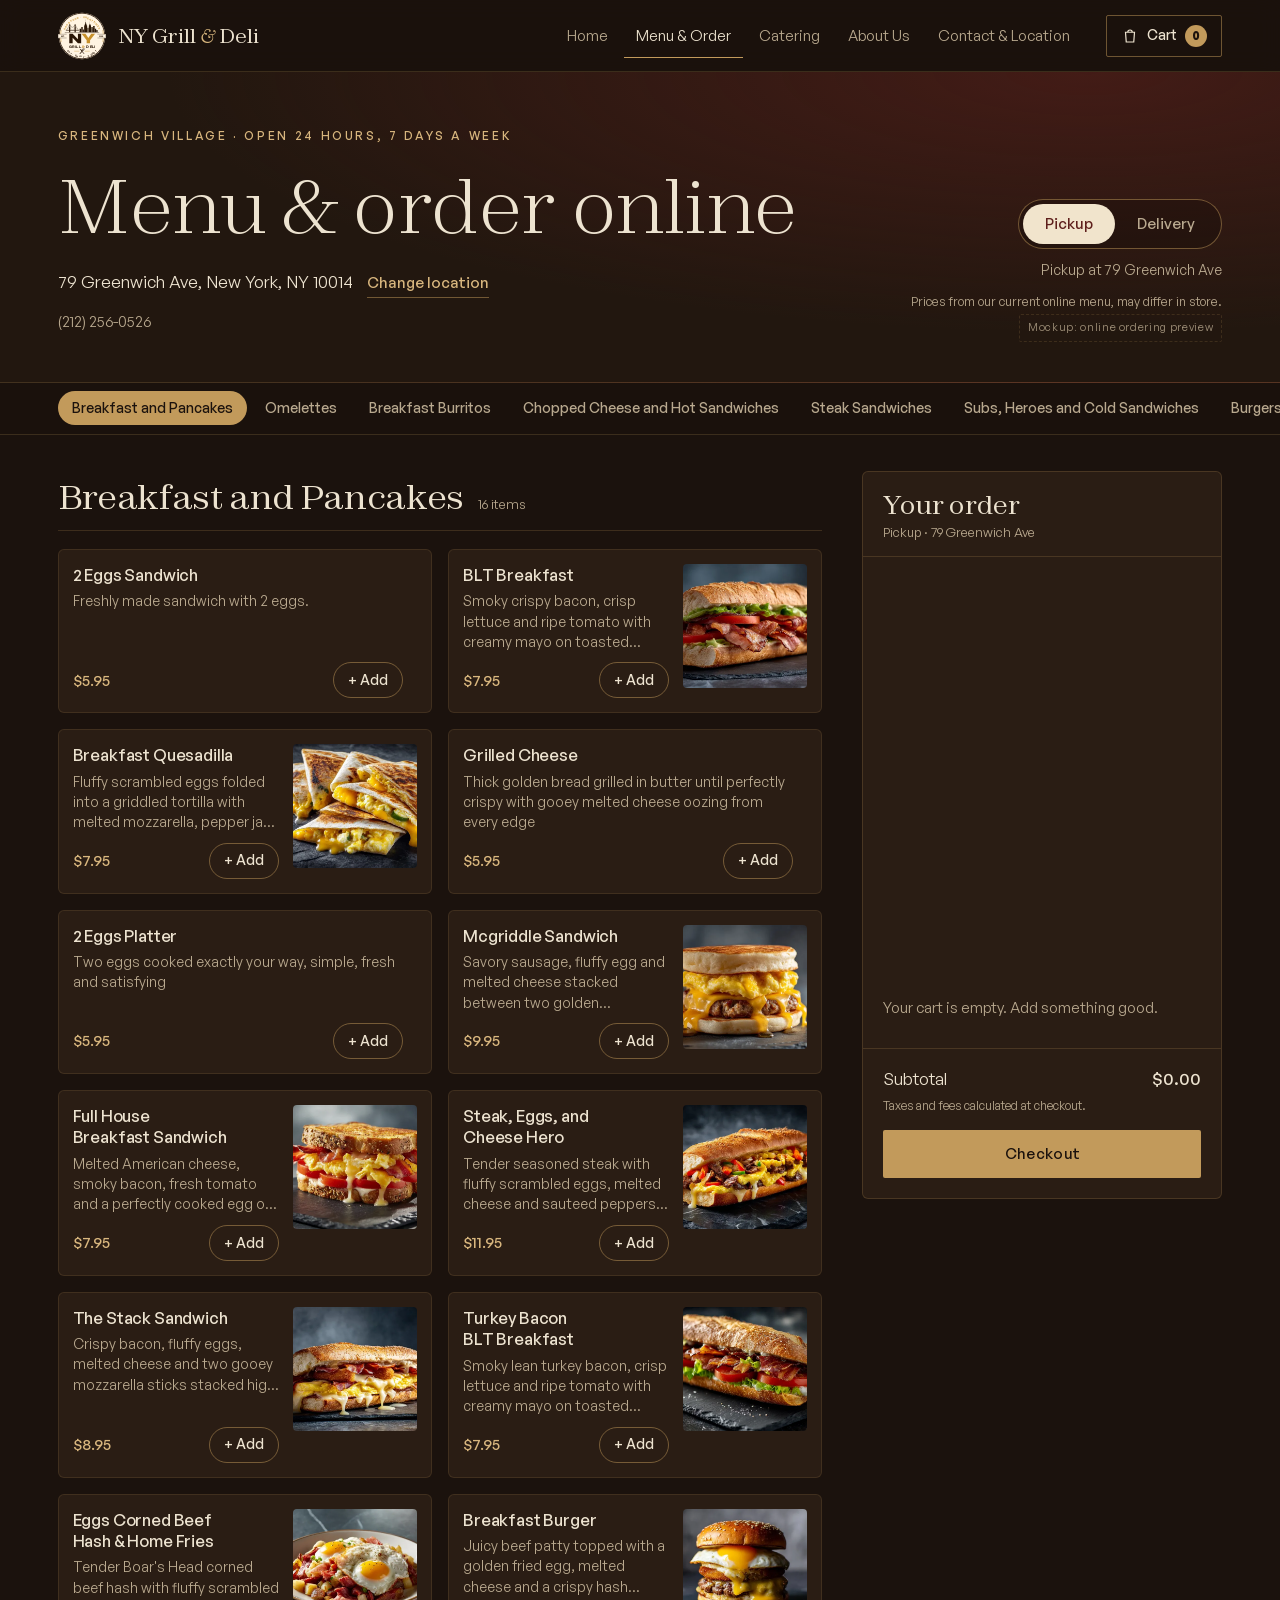
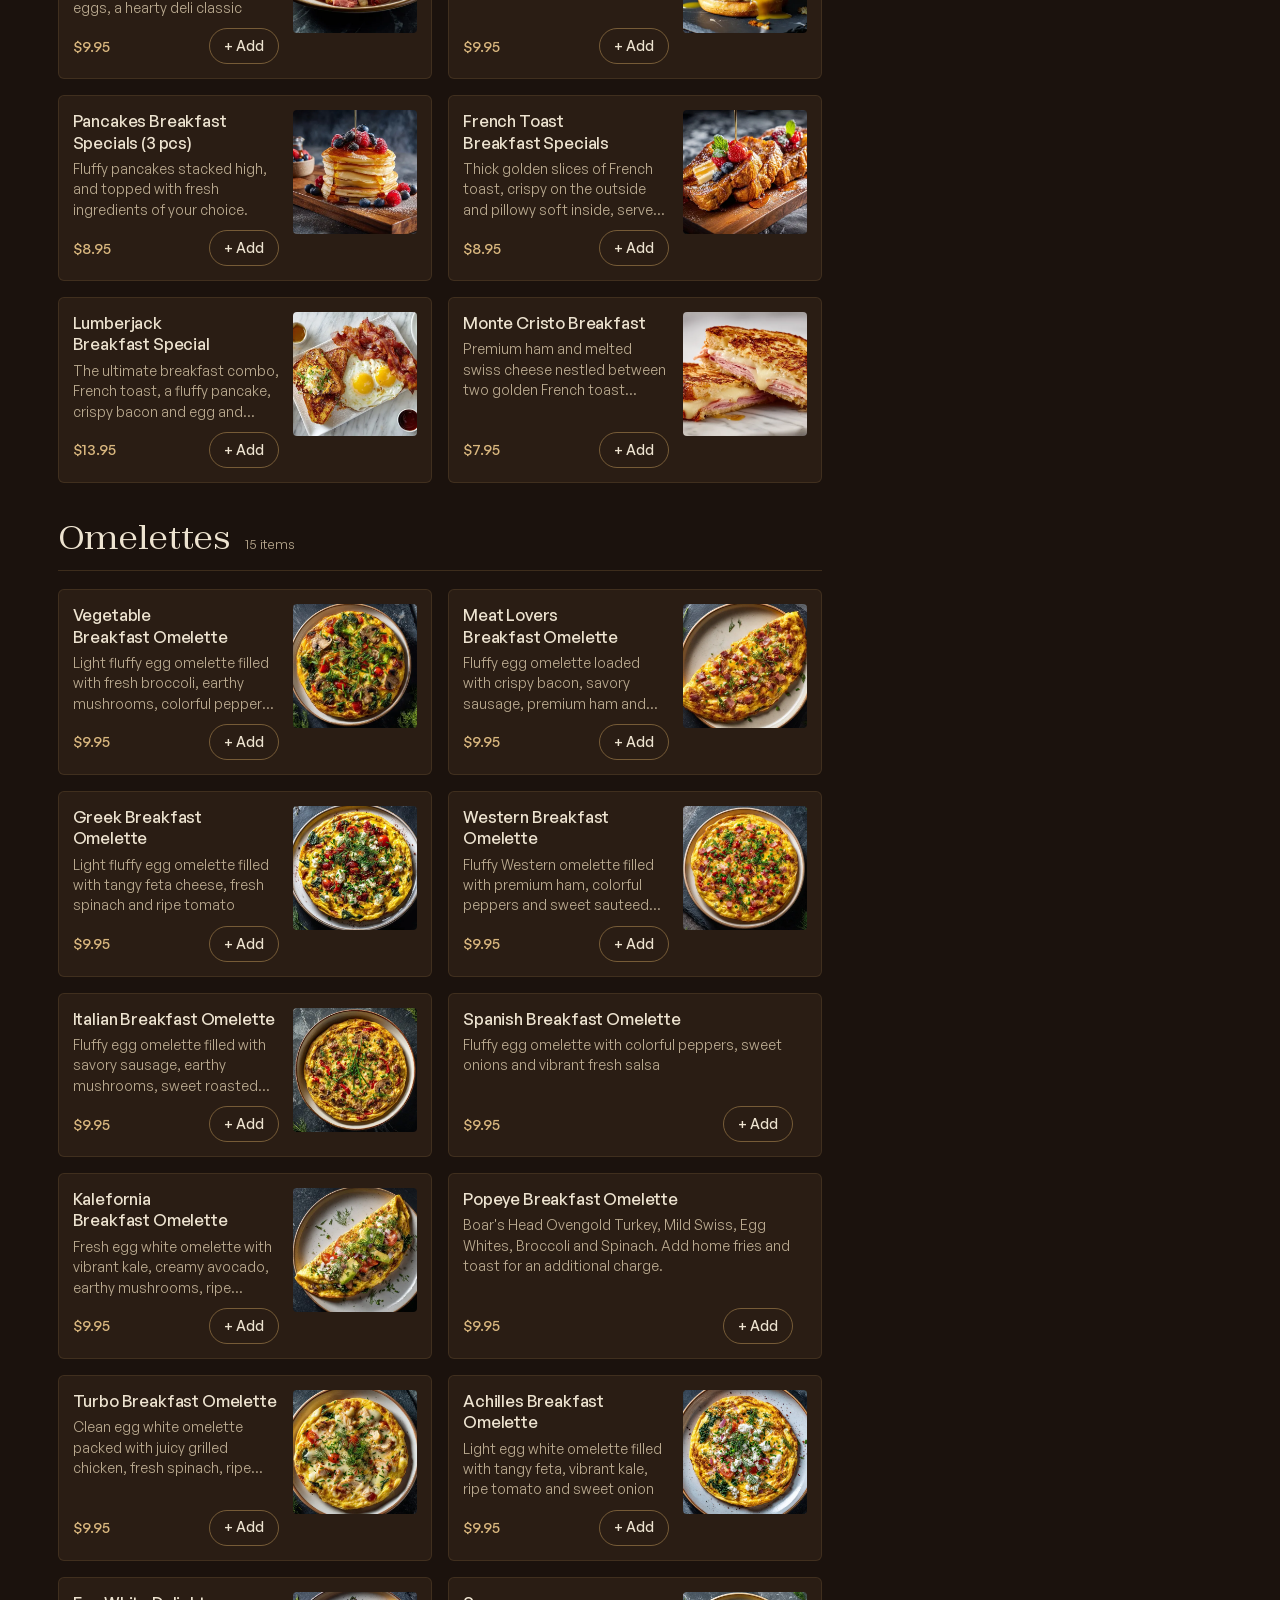
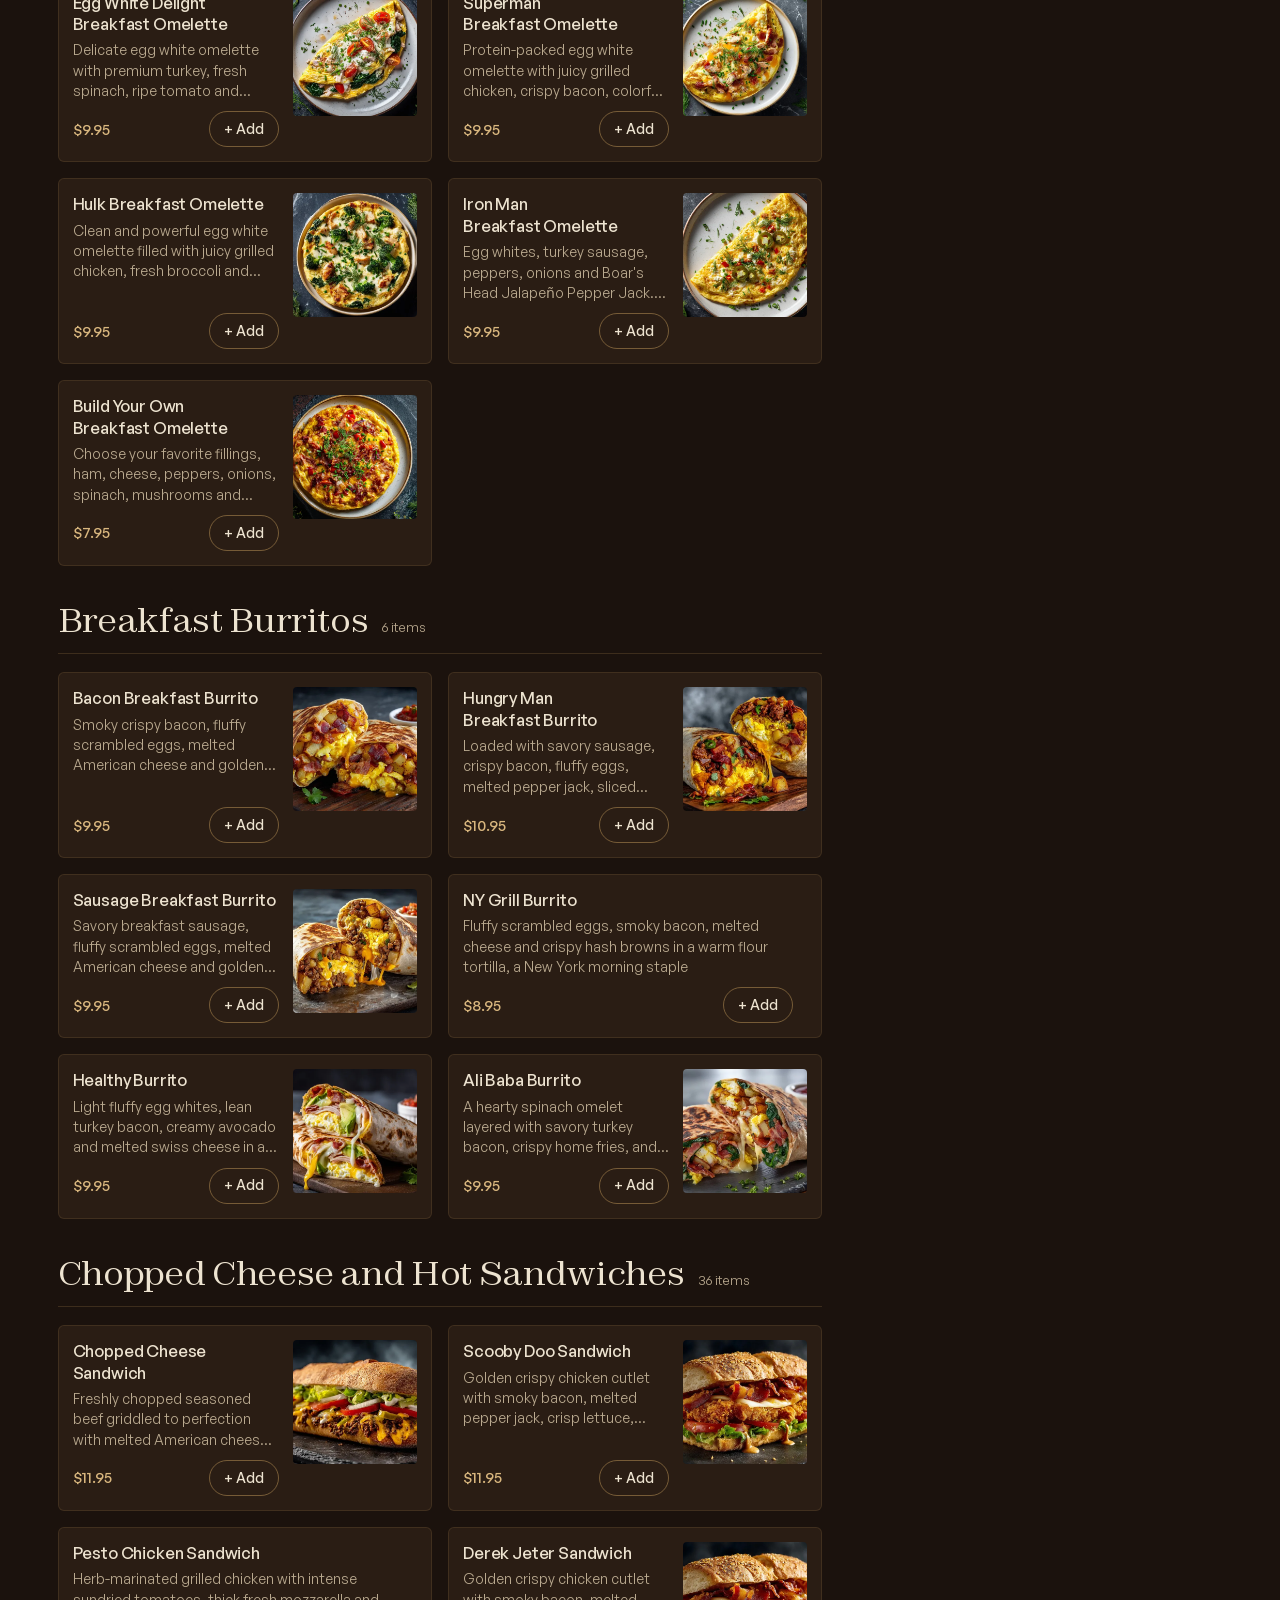
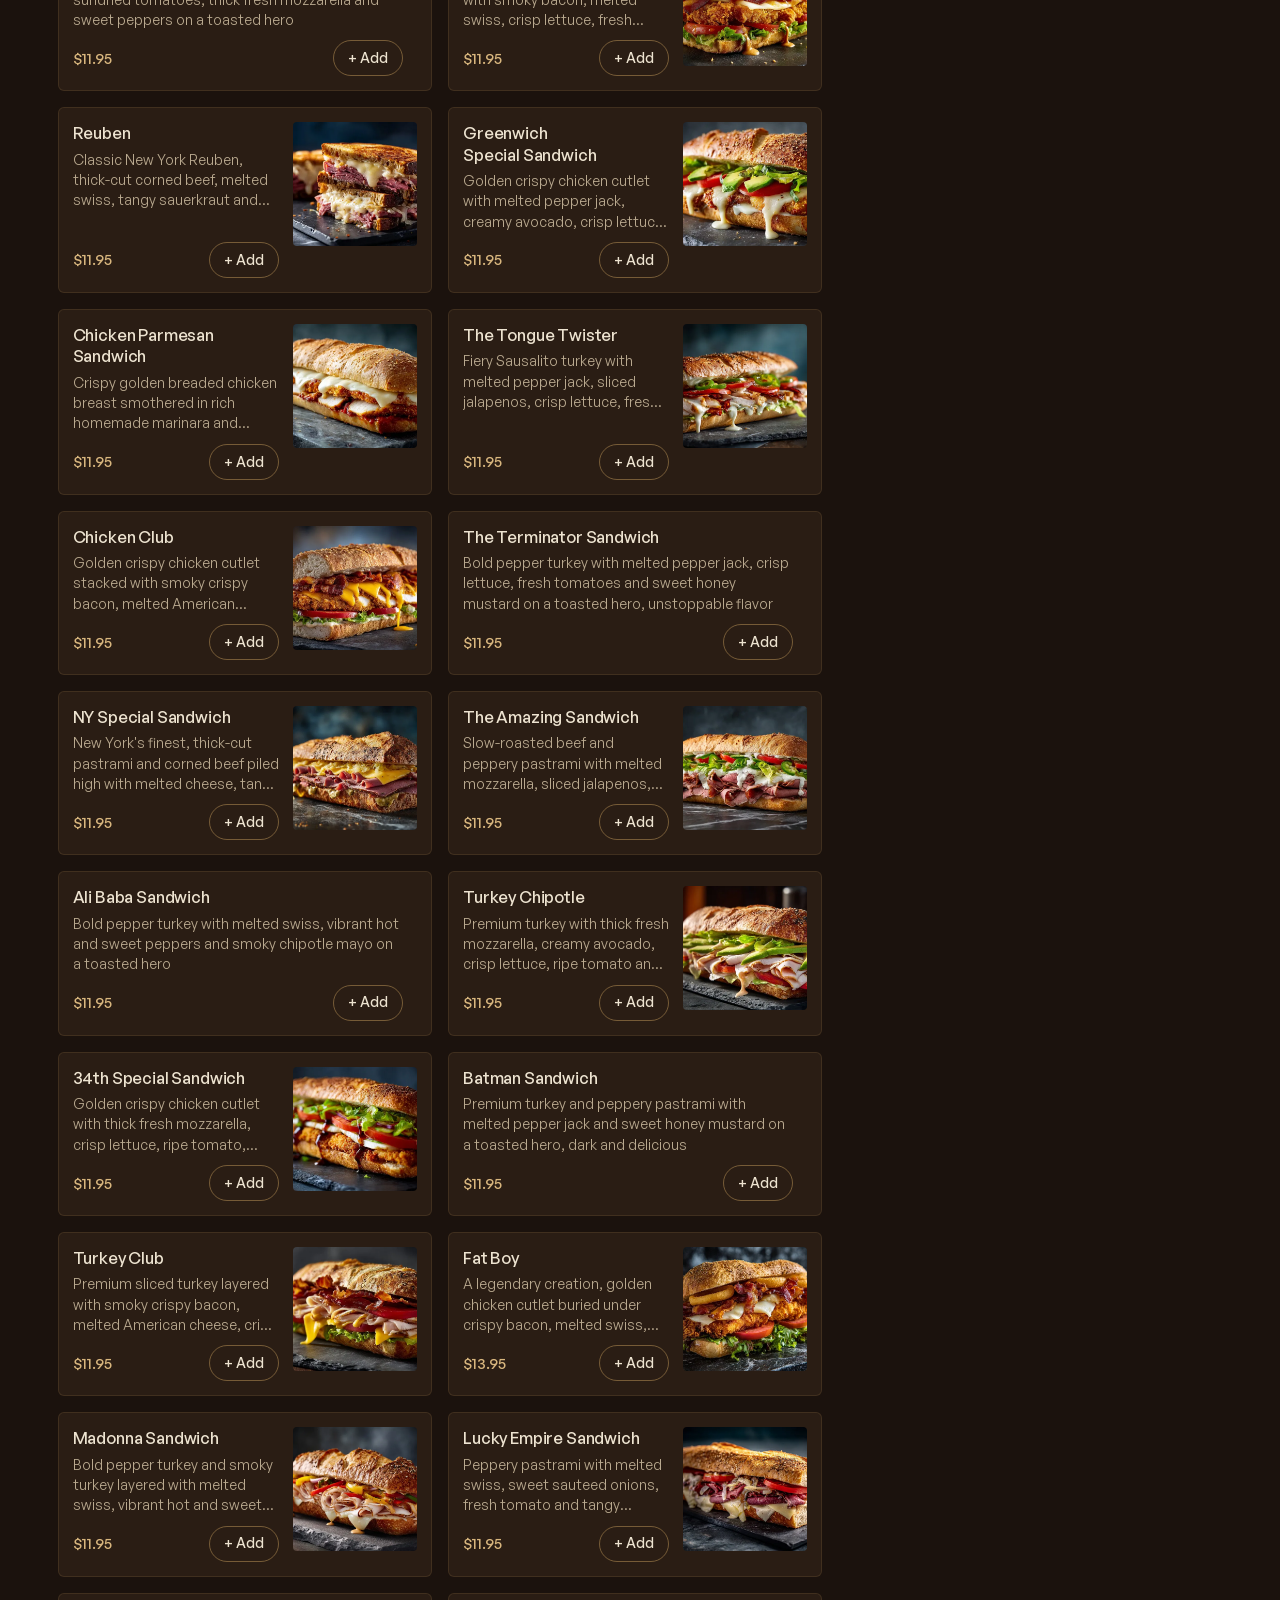
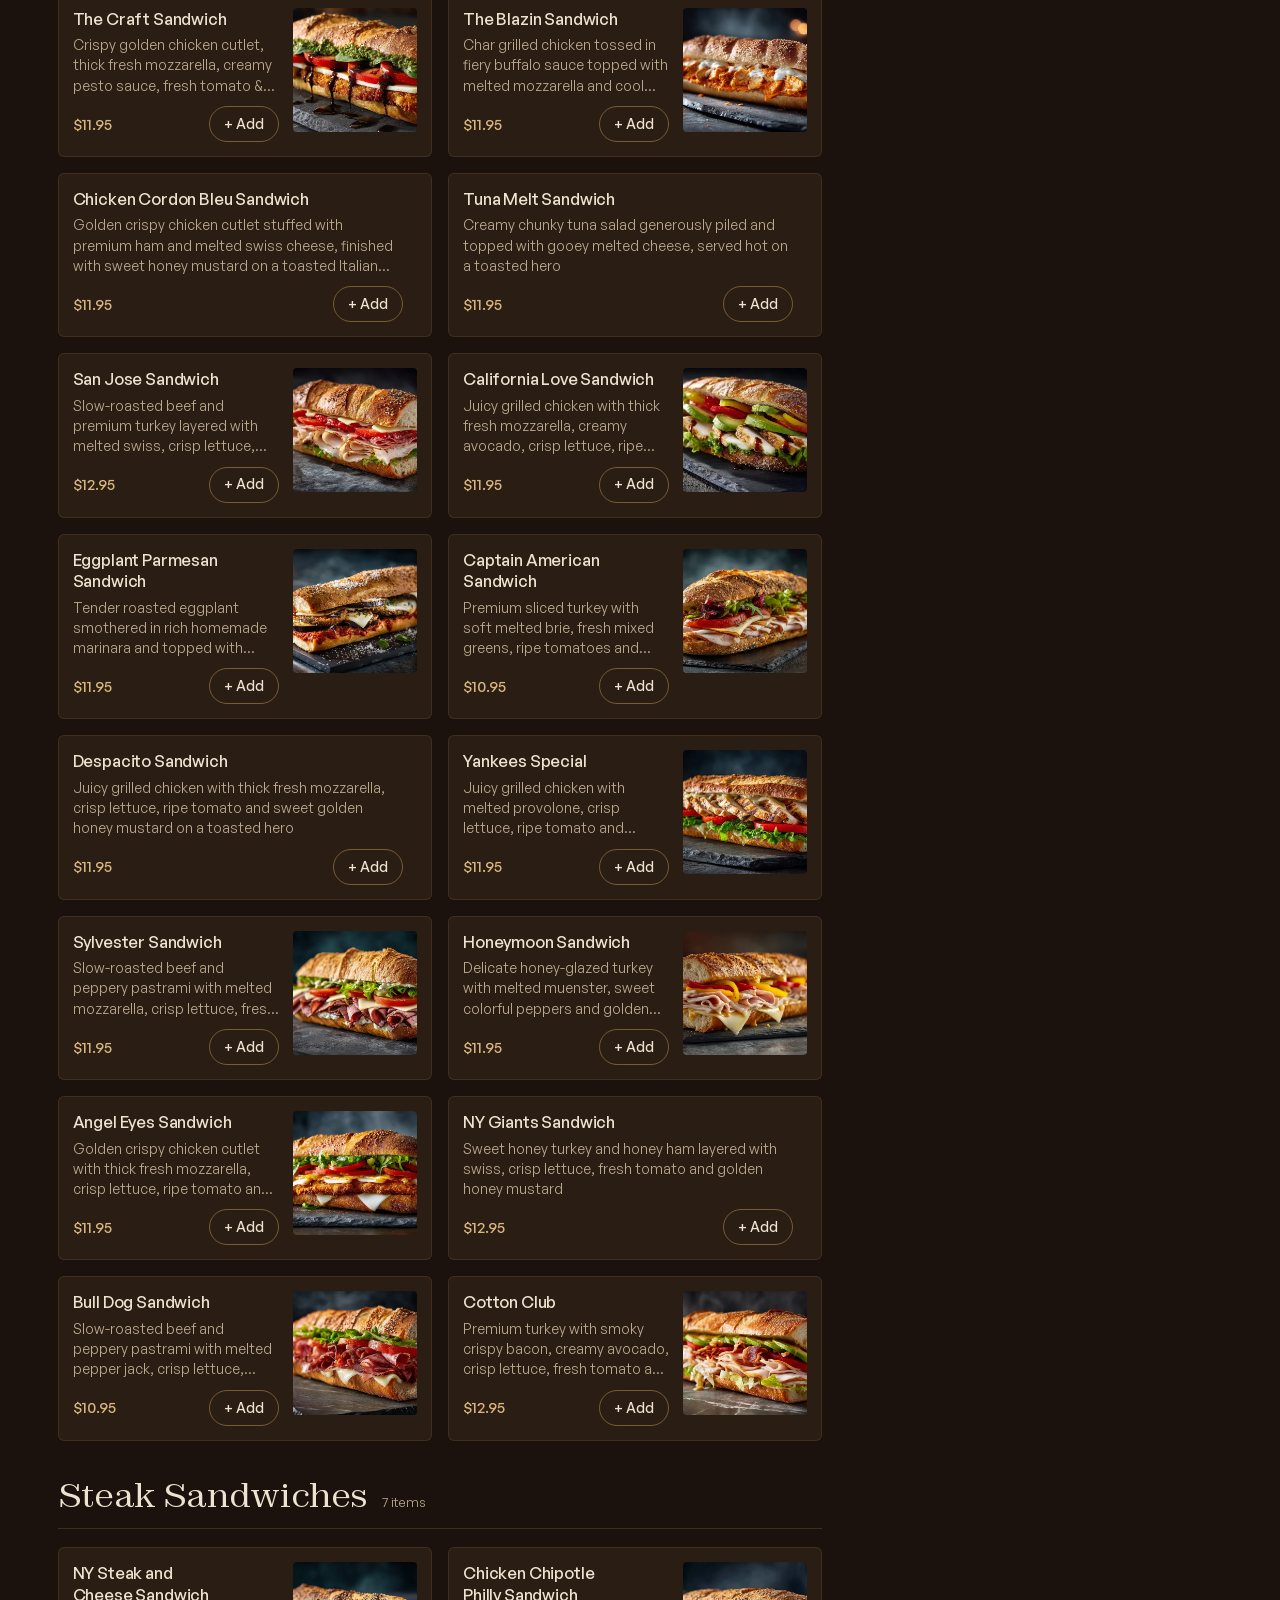
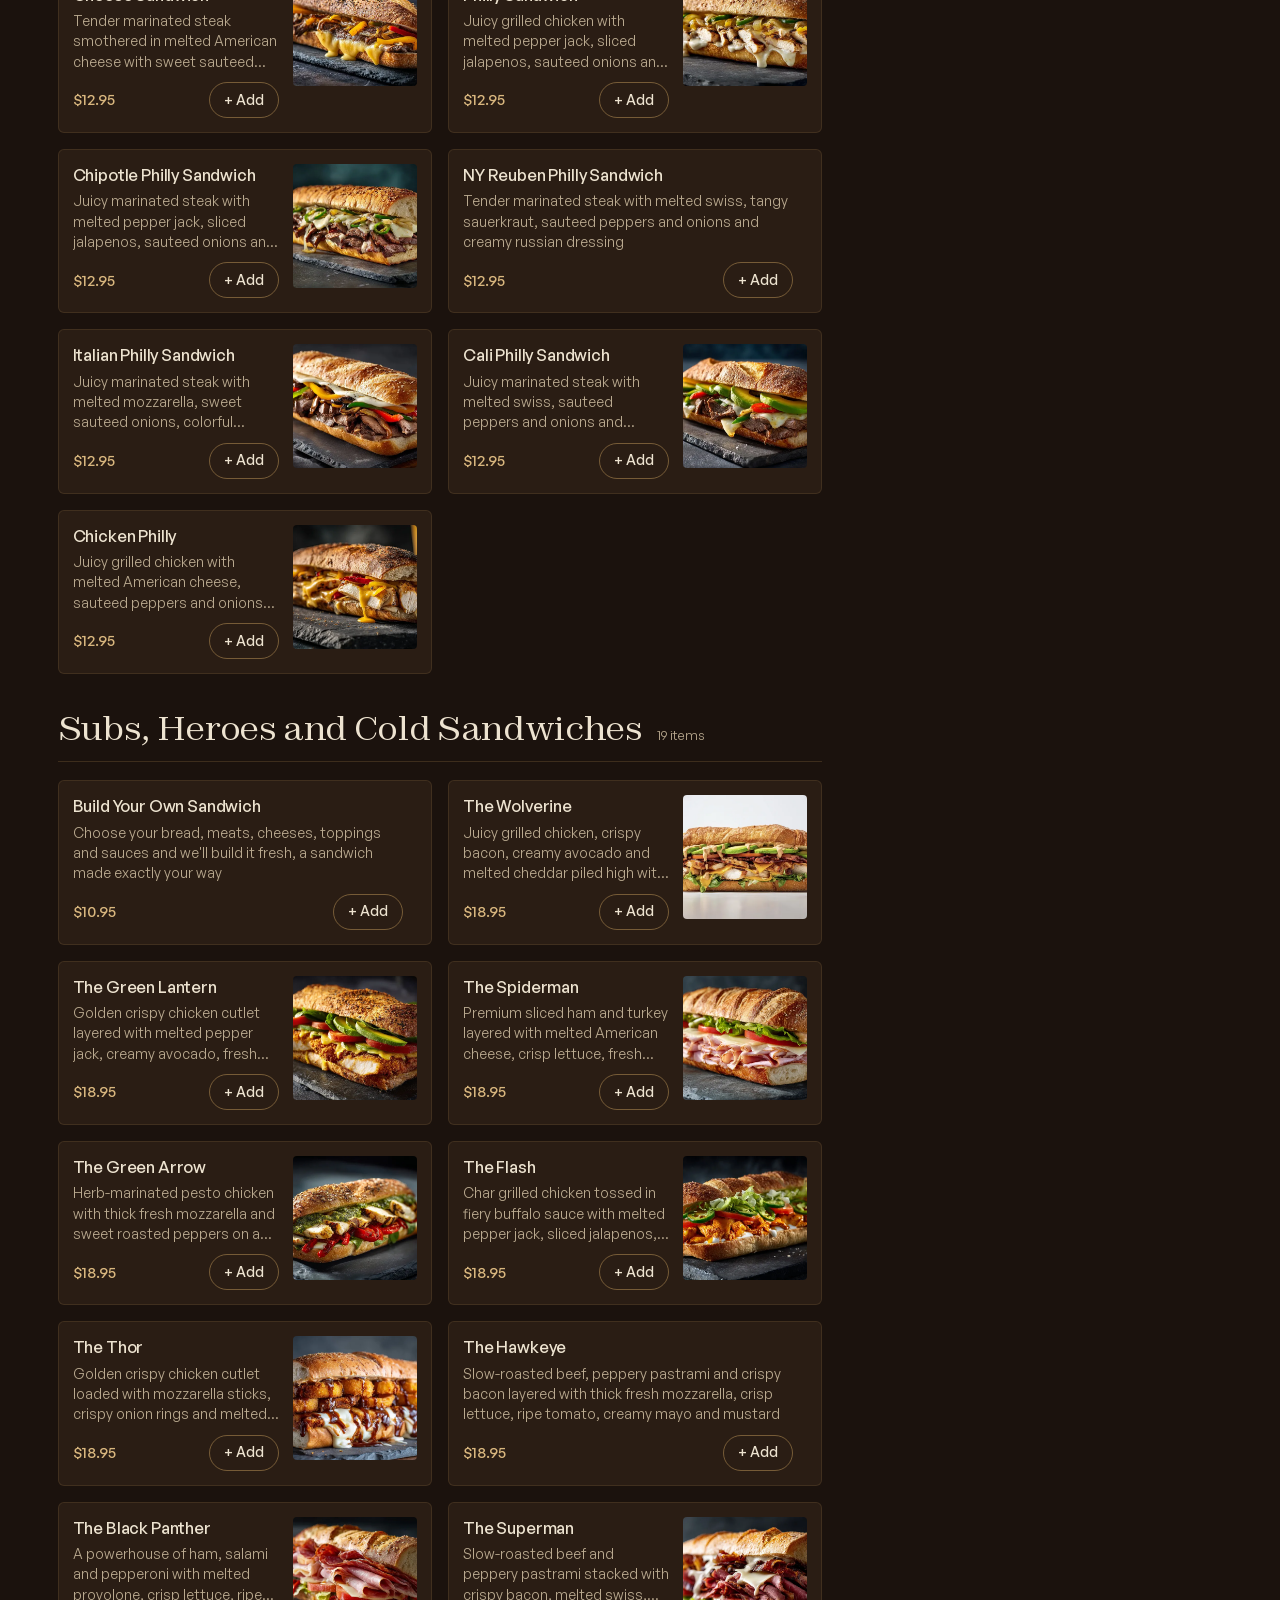
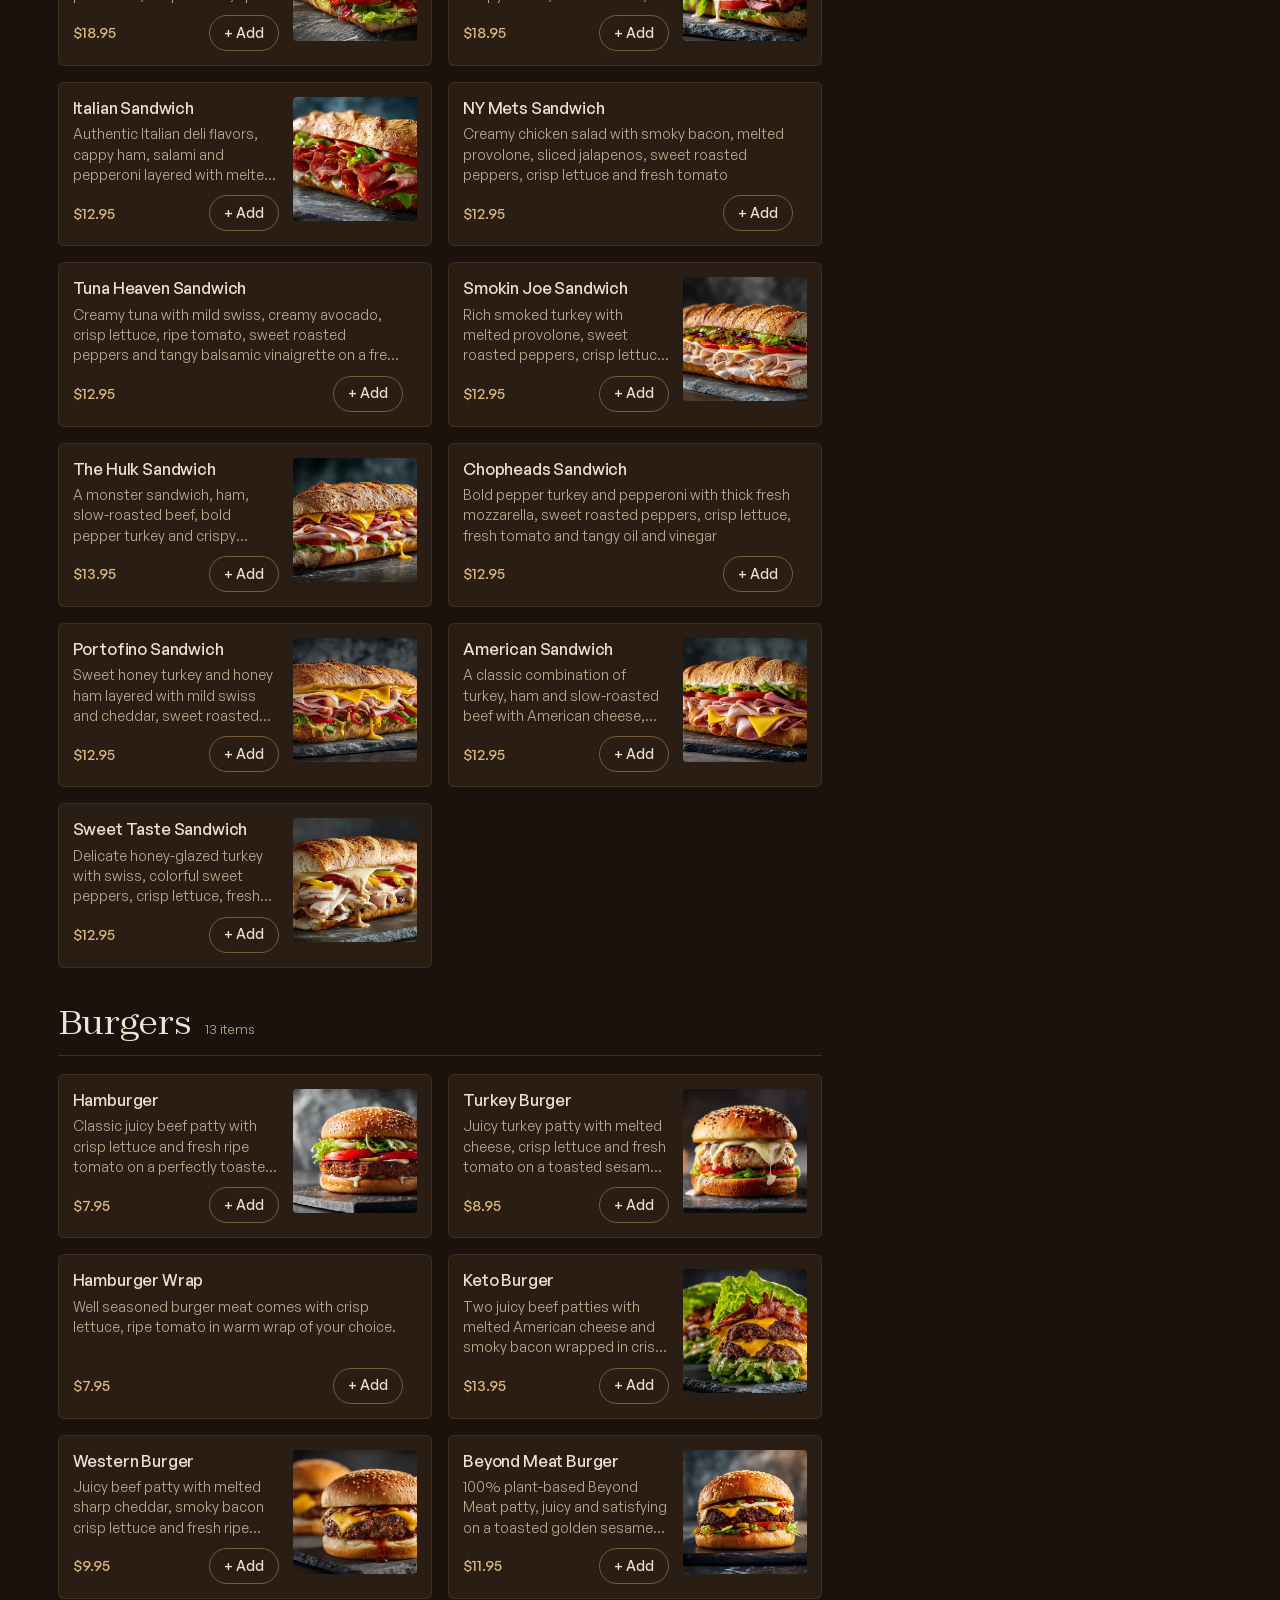
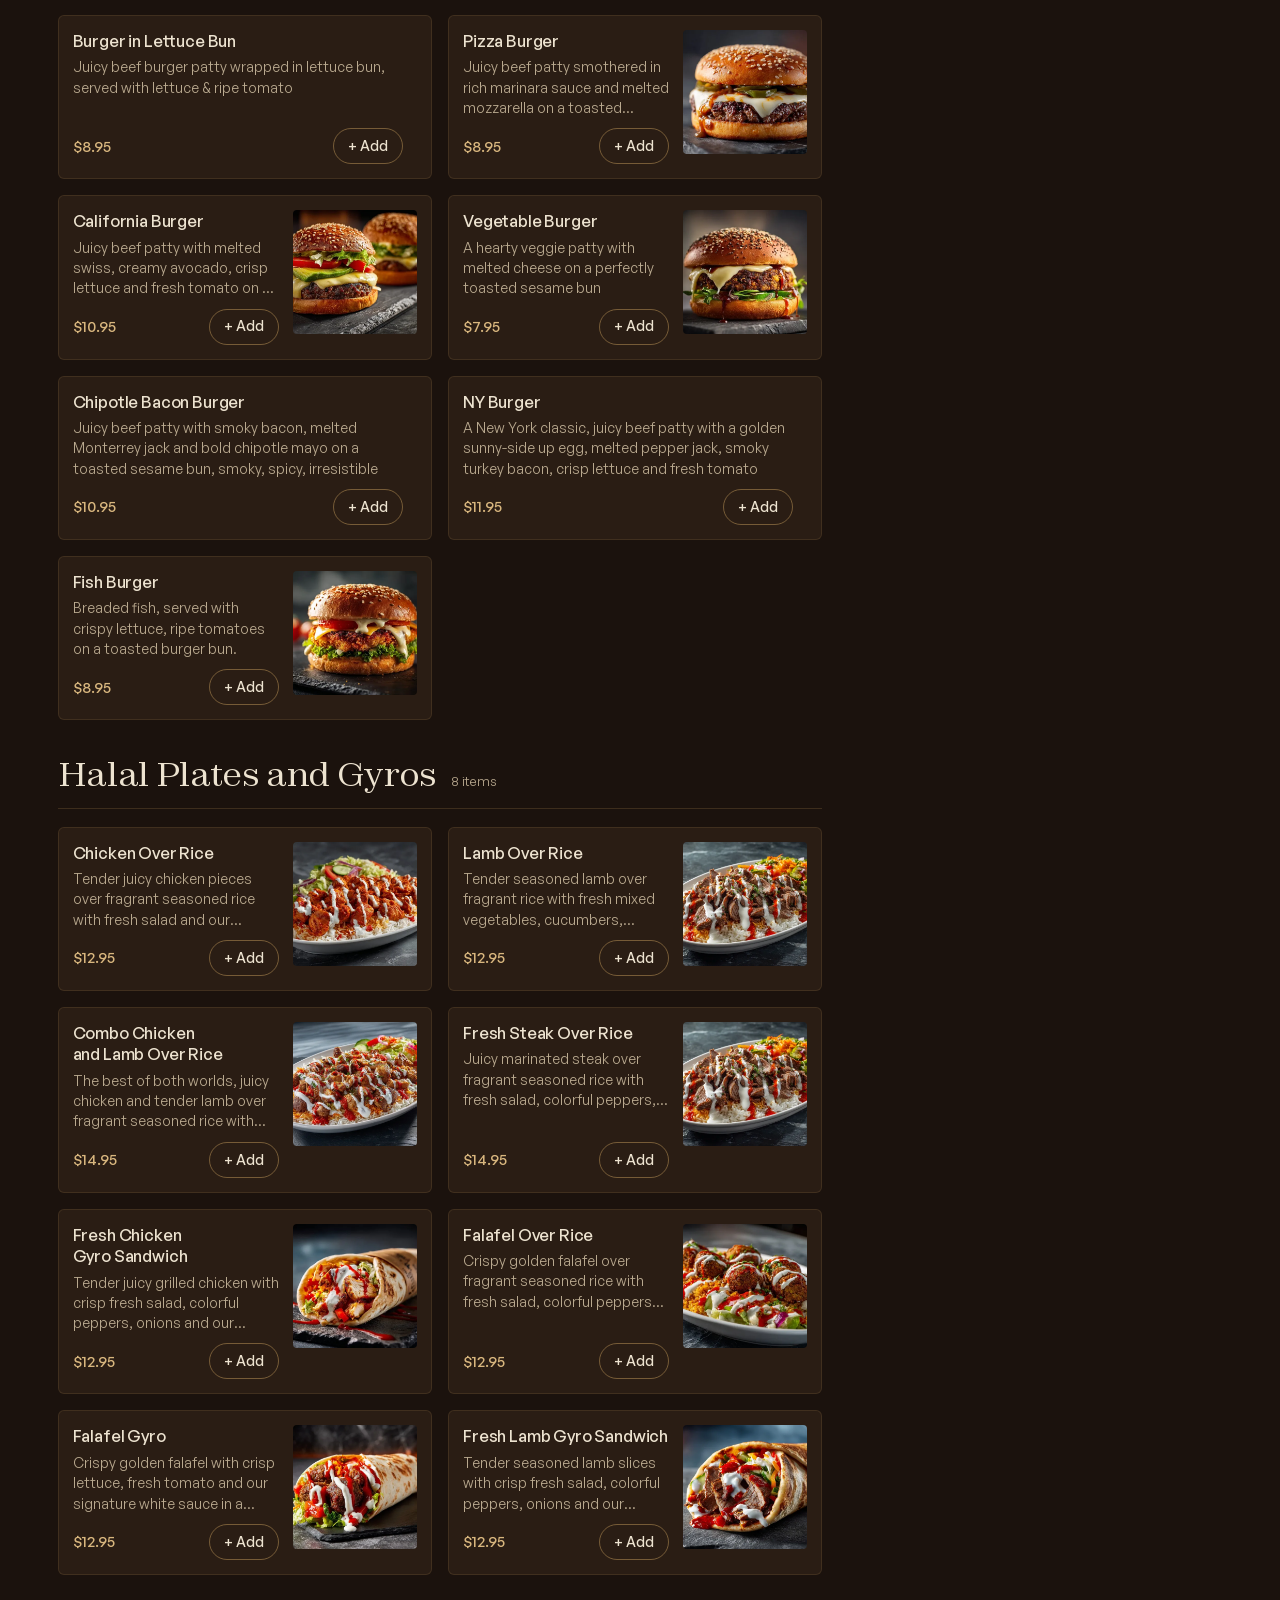
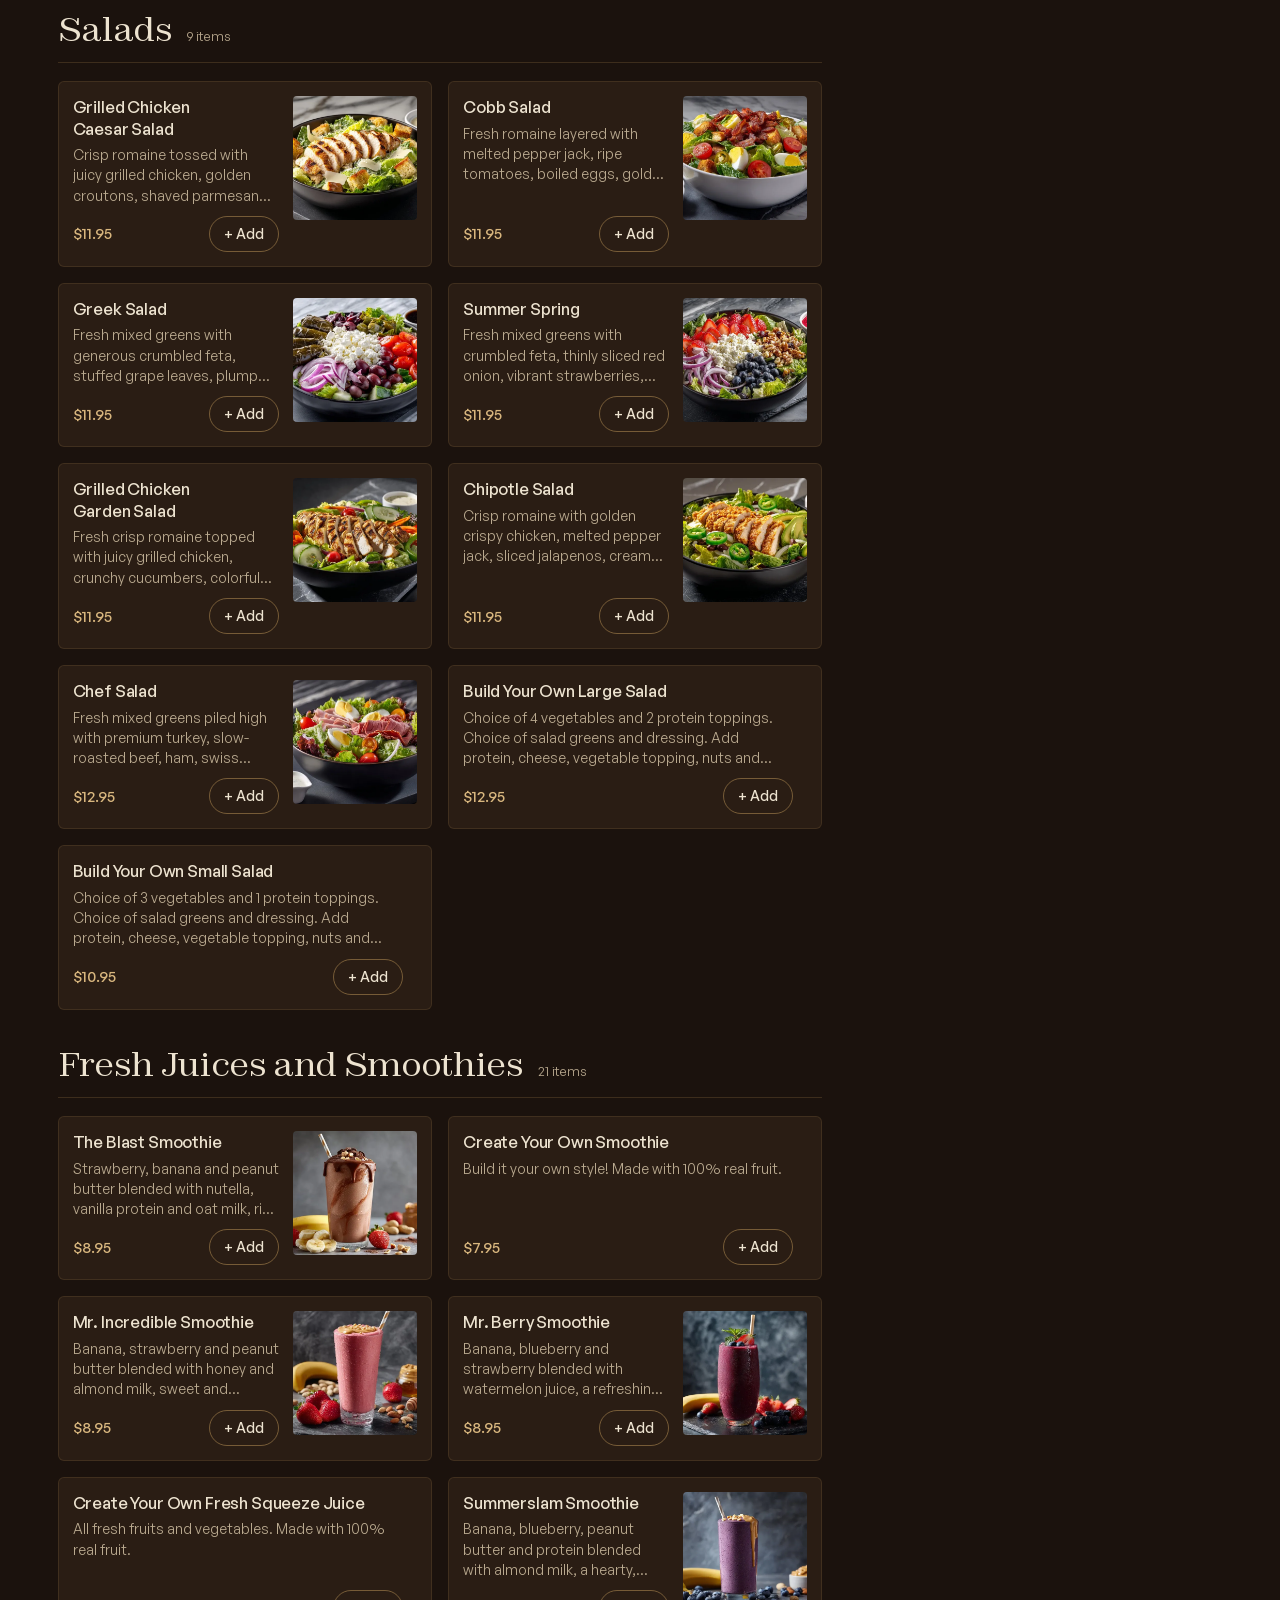
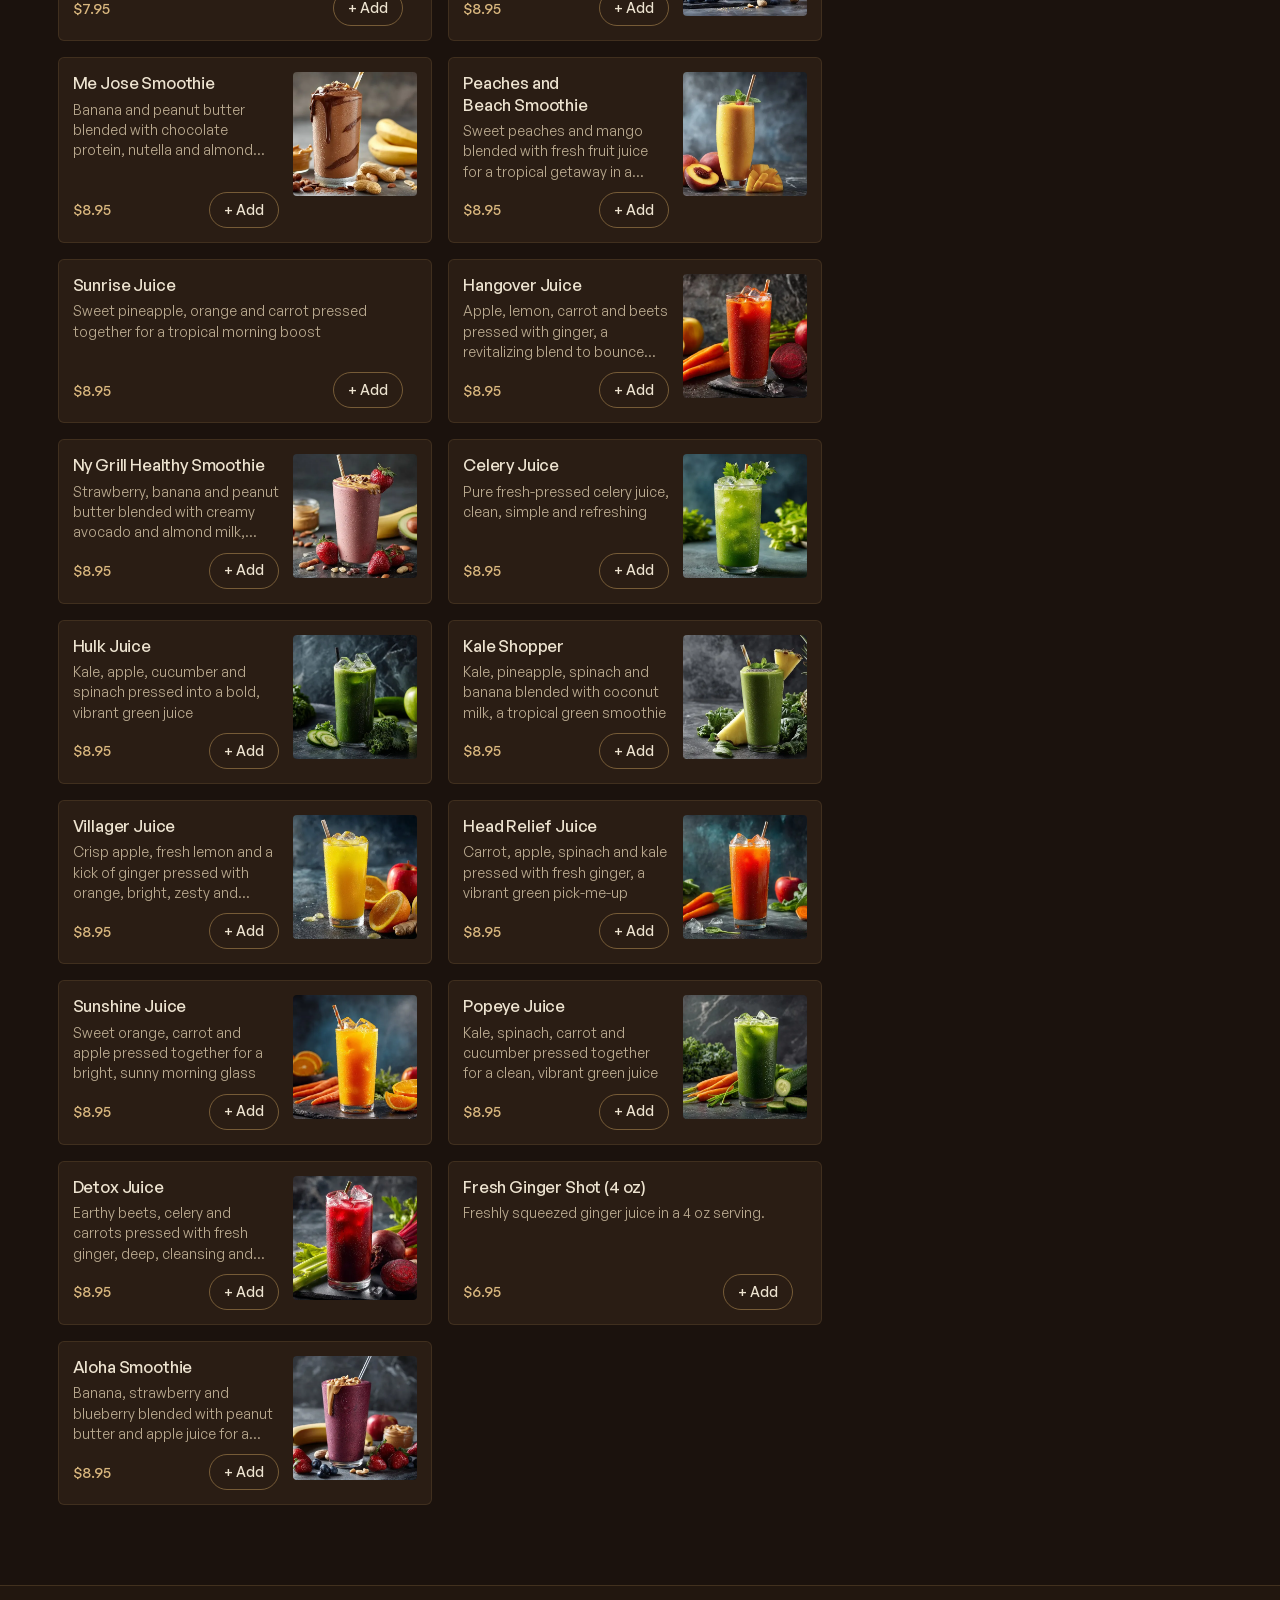
<file: order.html>
<!doctype html>
<html lang="en">
<head>
<meta charset="utf-8">
<meta name="viewport" content="width=device-width,initial-scale=1,viewport-fit=cover">
<title>Menu &amp; Order Online | NY Grill &amp; Deli, 79 Greenwich Ave, NYC</title>
<meta name="description" content="Full menu for NY Grill &amp; Deli at 79 Greenwich Ave: breakfast, omelettes, burritos, chopped cheese, steak sandwiches, subs, burgers, halal plates, salads, juices and smoothies. Order for pickup or delivery.">
<meta property="og:image" content="assets/img/site/hero-1600.webp">
<meta property="og:type" content="website"><meta property="og:site_name" content="NY Grill &amp; Deli">
<meta property="og:title" content="Menu &amp; Order Online | NY Grill &amp; Deli, 79 Greenwich Ave, NYC"><meta property="og:description" content="Full menu for NY Grill &amp; Deli at 79 Greenwich Ave: breakfast, omelettes, burritos, chopped cheese, steak sandwiches, subs, burgers, halal plates, salads, juices and smoothies. Order for pickup or delivery.">
<meta name="twitter:card" content="summary_large_image">
<meta name="theme-color" content="#1B120D">
<link rel="icon" href="assets/img/favicon.svg" type="image/svg+xml">
<link rel="preload" href="assets/fonts/zodiak.woff2" as="font" type="font/woff2" crossorigin>
<link rel="stylesheet" href="assets/site.css?v=1792184299"><link rel="stylesheet" href="assets/order.css?v=1792184299">
<script type="application/ld+json">{"@context": "https://schema.org", "@type": "Restaurant", "name": "NY Grill & Deli", "foundingDate": "2005", "address": {"@type": "PostalAddress", "streetAddress": "79 Greenwich Ave", "addressLocality": "New York", "addressRegion": "NY", "postalCode": "10014", "addressCountry": "US"}, "geo": {"@type": "GeoCoordinates", "latitude": 40.7368685, "longitude": -74.0015739}, "telephone": "+12122560526", "openingHoursSpecification": [{"@type": "OpeningHoursSpecification", "dayOfWeek": ["Monday", "Tuesday", "Wednesday", "Thursday", "Friday", "Saturday", "Sunday"], "opens": "00:00", "closes": "23:59"}], "servesCuisine": ["Deli", "American", "Breakfast", "Sandwiches", "Halal"], "hasMap": "https://www.google.com/maps/search/?api=1&query=NY+Grill+%26+Deli%2C+79+Greenwich+Ave%2C+New+York%2C+NY+10014"}</script>
</head>
<body class="p-order">
<a class="skip" href="#main">Skip to content</a>
<header class="top" data-top>
  <a class="brand" href="index.html" aria-label="NY Grill and Deli, home"><svg class="logo" aria-hidden="true" xmlns="http://www.w3.org/2000/svg" viewBox="0 0 400 400">  <title>NY Grill &amp; Deli</title>
  <defs>
    <path id="lg-top" d="M 52 200 A 148 148 0 0 1 348 200"/>
    <path id="lg-bot" d="M 34 200 A 166 166 0 0 0 366 200"/>
    <clipPath id="lg-sky-clip"><rect x="40" y="40" width="320" height="131"/></clipPath>
    <clipPath id="lg-name-clip"><rect class="lg-name-wipe" x="60" y="262" width="280" height="44"/></clipPath>
  </defs>
  <circle class="lg-disc" cx="200" cy="200" r="194" fill="#FFF4E2"/>
  <g class="lg-ring"><circle cx="200" cy="200" r="190" fill="none" stroke="#2A1606" stroke-width="7" pathLength="1"/></g>
  <g class="lg-arcs" fill="none" stroke="#C8902A" stroke-width="3.5" stroke-linecap="round">
    <path class="lg-arc lg-arc--r" d="M 374.1 152.6 A 180 180 0 0 1 374.1 247.4" pathLength="1"/>
    <path class="lg-arc lg-arc--l" d="M 25.9 247.4 A 180 180 0 0 1 25.9 152.6" pathLength="1"/>
  </g>
  <g class="lg-top-text" fill="#C8902A" font-family="Bricolage Grotesque, Satoshi, Arial, sans-serif" font-weight="700" font-size="21" letter-spacing="2.2">
    <text><textPath href="#lg-top" startOffset="50%" text-anchor="middle" data-text="GOOD FOOD · GREAT TIMES">GOOD FOOD · GREAT TIMES</textPath></text>
  </g>
  <g class="lg-bottom-text" fill="#2A1606" font-family="Bricolage Grotesque, Satoshi, Arial, sans-serif" font-weight="700" font-size="19" letter-spacing="2.6">
    <text><textPath href="#lg-bot" startOffset="50%" text-anchor="middle" dominant-baseline="hanging" data-text="EAT · ENJOY · REPEAT">EAT · ENJOY · REPEAT</textPath></text>
  </g>
  <g clip-path="url(#lg-sky-clip)">
    <g class="lg-skyline" fill="#2A1606">
      <!-- Brooklyn Bridge -->
      <g class="lg-bridge">
        <path d="M92 104h10v66h-10zM138 104h10v66h-10z"/>
        <path d="M94 112h6v8h-6zM140 112h6v8h-6z" fill="#FFF4E2"/>
        <path d="M66 152h108v4H66z"/>
        <path d="M66 151 Q 80 146 97 106 M97 106 Q 120 150 143 106 M143 106 Q 160 146 174 151" fill="none" stroke="#2A1606" stroke-width="2.4"/>
        <path d="M104 132v20M112 141v11M120 145v7M128 141v11M136 132v20M84 136v16M78 143v9M156 136v16M162 143v9" stroke="#2A1606" stroke-width="1.4"/>
      </g>
      <!-- Towers -->
      <path d="M180 140h12v31h-12zM194 126h12v45h-12zM208 146h8v25h-8z"/>
      <path d="M218 171V112h4v-8h3v-8h3V84h2V62h1V84h2v12h3v8h3v8h4v59z"/>
      <path d="M245 132h10v39h-10z"/>
      <path d="M257 171V114l3-4 3-8 3-6 3 6 3 8 3 4v57zM265.5 96V80h1V96z"/>
      <path d="M278 126h12v45h-12zM292 116h14v55h-14zM308 140h10v31h-10zM320 150h10v21h-10z"/>
      <path d="M296 122h2v4h-2zM300 122h2v4h-2zM296 130h2v4h-2zM300 130h2v4h-2zM282 132h2v4h-2zM286 132h2v4h-2z" fill="#FFF4E2"/>
    </g>
  </g>
  <path class="lg-ground" d="M60 171.5H340" stroke="#2A1606" stroke-width="3" stroke-linecap="round" pathLength="1"/>
  <g class="lg-ny">
    <path class="lg-n" fill="#2A1606" d="M94 182h28l44 46v-46h27v78h-27l-44-46v46H94z"/>
    <path class="lg-y" fill="#C8902A" d="M197 182h32l24 34 24-34h32l-42 54v24h-28v-24z"/>
  </g>
  <g clip-path="url(#lg-name-clip)">
    <text class="lg-name" x="200" y="296" text-anchor="middle" fill="#2A1606" font-family="Clash Display, Satoshi, Arial, sans-serif" font-weight="600" font-size="31" letter-spacing="1.5">GRILL <tspan fill="#C8902A">&amp;</tspan> DELI</text>
  </g>
  <g class="lg-cutlery" transform="translate(200 327)">
    <path class="lg-rule" d="M138 0h36M226 0h36" transform="translate(-200 0)" stroke="#C8902A" stroke-width="3" stroke-linecap="round"/>
    <g class="lg-knife"><g transform="rotate(-38)">
      <path d="M-3.2-26c6 3 8.5 11 7 24h-7z" fill="#2A1606"/>
      <path d="M0 0v24" stroke="#2A1606" stroke-width="5.5" stroke-linecap="round"/>
    </g></g>
    <g class="lg-fork"><g transform="rotate(38)">
      <path d="M-6.5-27v12M-2.2-27v12M2.2-27v12M6.5-27v12M-6.5-15q0 7 6.5 7t6.5-7M0-8v32" fill="none" stroke="#2A1606" stroke-width="2.6" stroke-linecap="round"/>
      <path d="M0-6v30" stroke="#2A1606" stroke-width="5.5" stroke-linecap="round"/>
    </g></g>
  </g>
  <g class="lg-est" font-family="Bricolage Grotesque, Satoshi, Arial, sans-serif" font-weight="700" font-size="17" letter-spacing="1.5" fill="#2A1606">
    <g class="lg-est-l"><rect x="2" y="184" width="74" height="34" fill="#FFF4E2"/><path d="M6 185.5h66M6 216.5h66" stroke="#2A1606" stroke-width="2.4"/><text x="39" y="207.5" text-anchor="middle">EST.</text></g>
    <g class="lg-est-r"><rect x="324" y="184" width="74" height="34" fill="#FFF4E2"/><path d="M328 185.5h66M328 216.5h66" stroke="#2A1606" stroke-width="2.4"/><text x="361" y="207.5" text-anchor="middle">2005</text></g>
  </g>
</svg><span class="brand-word">NY Grill <em>&amp;</em> Deli</span></a>
  <nav class="nav" id="site-nav" aria-label="Main">
    <ul>
      <li><a href="index.html">Home</a></li>
      <li><a href="order.html" aria-current="page">Menu &amp; Order</a></li>
      <li><a href="catering.html">Catering</a></li>
      <li><a href="about.html">About Us</a></li>
      <li><a href="contact.html">Contact &amp; Location</a></li>
    </ul>
    <p class="nav-meta"><a href="tel:+12122560526">(212) 256-0526</a><span>79 Greenwich Ave, New York</span></p>
  </nav>
  <div class="top-acts">
    <button class="cart-btn" type="button" data-open-cart aria-label="Open cart, 0 items"><svg viewBox="0 0 24 24" aria-hidden="true"><path d="M6 7h12l-1 13H7L6 7Z M9 7a3 3 0 0 1 6 0" fill="none" stroke="currentColor" stroke-width="1.6"/></svg><span>Cart</span><b class="cart-count">0</b></button>
    <button class="menu-btn" type="button" aria-expanded="false" aria-controls="site-nav" data-nav-toggle><span class="sr">Menu</span><i aria-hidden="true"></i></button>
  </div>
</header>

<main id="main">

<section class="loc" aria-labelledby="loc-h">
  <div class="loc-inner">
    <p class="eyebrow">Greenwich Village · Open 24 hours, 7 days a week</p>
    <h1 id="loc-h">Menu &amp; order online</h1>
    <p class="loc-addr"><span>79 Greenwich Ave, New York, NY 10014</span> <button type="button" class="tlink" data-change-loc>Change location</button></p>
    <p class="loc-meta"><a href="tel:+12122560526">(212) 256-0526</a></p>
    <div class="mode-wrap"><div class="mode" role="radiogroup" aria-label="Order type">
      <button type="button" role="radio" aria-checked="true" data-mode="pickup">Pickup</button>
      <button type="button" role="radio" aria-checked="false" data-mode="delivery">Delivery</button>
    </div>
    <p class="mode-note" data-mode-note>Pickup at 79 Greenwich Ave</p>
    <p class="price-note">Prices from our current online menu, may differ in store.</p>
    <p class="mock-note">Mockup: online ordering preview</p></div>
  </div>
</section>

<nav class="catnav" aria-label="Menu categories"><div class="catnav-track" data-catnav></div></nav>

<div class="layout">
  <div id="menu" class="menu" data-menu></div>
  <aside class="cart" id="cart" aria-label="Your order" data-cart>
    <div class="cart-head"><h2>Your order</h2><button type="button" class="x" data-close-cart aria-label="Close cart">×</button></div>
    <p class="cart-mode" data-cart-mode>Pickup · 79 Greenwich Ave</p>
    <ul class="cart-list" data-cart-list></ul>
    <p class="cart-empty" data-cart-empty>Your cart is empty. Add something good.</p>
    <div class="cart-foot">
      <div class="sub"><span>Subtotal</span><b data-subtotal>$0.00</b></div>
      <p class="fine">Taxes and fees calculated at checkout.</p>
      <button type="button" class="btn btn-brass checkout" data-checkout disabled>Checkout</button>
      <p class="checkout-note" data-checkout-note hidden role="status">Mockup: checkout would go to Clover.</p>
    </div>
  </aside>
</div>
<div class="scrim" data-close-cart></div>
<button type="button" class="mbar" data-open-cart hidden><span data-mbar-count>0 items</span><b>View cart</b><span data-mbar-total>$0.00</span></button>
<div class="toast" role="status" aria-live="polite" data-toast></div>
<div class="sheet-wrap" data-sheet hidden>
  <div class="sheet-scrim" data-sheet-close></div>
  <div class="sheet" role="dialog" aria-modal="true" aria-labelledby="sheet-h" tabindex="-1">
    <button type="button" class="sheet-x" data-sheet-close aria-label="Close">×</button>
    <div class="sheet-scroll">
      <div class="sheet-photo" data-sheet-photo></div>
      <div class="sheet-head">
        <h2 id="sheet-h" data-sheet-name></h2>
        <p class="sheet-price" data-sheet-price></p>
        <p class="sheet-desc" data-sheet-desc></p>
      </div>
      <div data-sheet-groups></div>
      <div class="sheet-notes">
        <label for="sheet-notes">Special instructions</label>
        <textarea id="sheet-notes" rows="3" maxlength="200" placeholder="Allergies, extra napkins, light on the sauce"></textarea>
      </div>
    </div>
    <div class="sheet-foot">
      <span class="qty sheet-qty"><button type="button" data-sq="-1" aria-label="Decrease quantity">−</button><output data-sheet-q aria-live="polite">1</output><button type="button" data-sq="1" aria-label="Increase quantity">+</button></span>
      <button type="button" class="btn btn-brass sheet-add" data-sheet-add>Add to order · $0.00</button>
    </div>
  </div>
</div>

</main>
<footer class="foot">
  <div class="foot-in">
    <div class="foot-brand"><svg class="logo" aria-hidden="true" xmlns="http://www.w3.org/2000/svg" viewBox="0 0 400 400">  <title>NY Grill &amp; Deli</title>
  <defs>
    <path id="lf-top" d="M 52 200 A 148 148 0 0 1 348 200"/>
    <path id="lf-bot" d="M 34 200 A 166 166 0 0 0 366 200"/>
    <clipPath id="lf-sky-clip"><rect x="40" y="40" width="320" height="131"/></clipPath>
    <clipPath id="lf-name-clip"><rect class="lf-name-wipe" x="60" y="262" width="280" height="44"/></clipPath>
  </defs>
  <circle class="lf-disc" cx="200" cy="200" r="194" fill="#FFF4E2"/>
  <g class="lf-ring"><circle cx="200" cy="200" r="190" fill="none" stroke="#2A1606" stroke-width="7" pathLength="1"/></g>
  <g class="lf-arcs" fill="none" stroke="#C8902A" stroke-width="3.5" stroke-linecap="round">
    <path class="lf-arc lf-arc--r" d="M 374.1 152.6 A 180 180 0 0 1 374.1 247.4" pathLength="1"/>
    <path class="lf-arc lf-arc--l" d="M 25.9 247.4 A 180 180 0 0 1 25.9 152.6" pathLength="1"/>
  </g>
  <g class="lf-top-text" fill="#C8902A" font-family="Bricolage Grotesque, Satoshi, Arial, sans-serif" font-weight="700" font-size="21" letter-spacing="2.2">
    <text><textPath href="#lf-top" startOffset="50%" text-anchor="middle" data-text="GOOD FOOD · GREAT TIMES">GOOD FOOD · GREAT TIMES</textPath></text>
  </g>
  <g class="lf-bottom-text" fill="#2A1606" font-family="Bricolage Grotesque, Satoshi, Arial, sans-serif" font-weight="700" font-size="19" letter-spacing="2.6">
    <text><textPath href="#lf-bot" startOffset="50%" text-anchor="middle" dominant-baseline="hanging" data-text="EAT · ENJOY · REPEAT">EAT · ENJOY · REPEAT</textPath></text>
  </g>
  <g clip-path="url(#lf-sky-clip)">
    <g class="lf-skyline" fill="#2A1606">
      <!-- Brooklyn Bridge -->
      <g class="lf-bridge">
        <path d="M92 104h10v66h-10zM138 104h10v66h-10z"/>
        <path d="M94 112h6v8h-6zM140 112h6v8h-6z" fill="#FFF4E2"/>
        <path d="M66 152h108v4H66z"/>
        <path d="M66 151 Q 80 146 97 106 M97 106 Q 120 150 143 106 M143 106 Q 160 146 174 151" fill="none" stroke="#2A1606" stroke-width="2.4"/>
        <path d="M104 132v20M112 141v11M120 145v7M128 141v11M136 132v20M84 136v16M78 143v9M156 136v16M162 143v9" stroke="#2A1606" stroke-width="1.4"/>
      </g>
      <!-- Towers -->
      <path d="M180 140h12v31h-12zM194 126h12v45h-12zM208 146h8v25h-8z"/>
      <path d="M218 171V112h4v-8h3v-8h3V84h2V62h1V84h2v12h3v8h3v8h4v59z"/>
      <path d="M245 132h10v39h-10z"/>
      <path d="M257 171V114l3-4 3-8 3-6 3 6 3 8 3 4v57zM265.5 96V80h1V96z"/>
      <path d="M278 126h12v45h-12zM292 116h14v55h-14zM308 140h10v31h-10zM320 150h10v21h-10z"/>
      <path d="M296 122h2v4h-2zM300 122h2v4h-2zM296 130h2v4h-2zM300 130h2v4h-2zM282 132h2v4h-2zM286 132h2v4h-2z" fill="#FFF4E2"/>
    </g>
  </g>
  <path class="lf-ground" d="M60 171.5H340" stroke="#2A1606" stroke-width="3" stroke-linecap="round" pathLength="1"/>
  <g class="lf-ny">
    <path class="lf-n" fill="#2A1606" d="M94 182h28l44 46v-46h27v78h-27l-44-46v46H94z"/>
    <path class="lf-y" fill="#C8902A" d="M197 182h32l24 34 24-34h32l-42 54v24h-28v-24z"/>
  </g>
  <g clip-path="url(#lf-name-clip)">
    <text class="lf-name" x="200" y="296" text-anchor="middle" fill="#2A1606" font-family="Clash Display, Satoshi, Arial, sans-serif" font-weight="600" font-size="31" letter-spacing="1.5">GRILL <tspan fill="#C8902A">&amp;</tspan> DELI</text>
  </g>
  <g class="lf-cutlery" transform="translate(200 327)">
    <path class="lf-rule" d="M138 0h36M226 0h36" transform="translate(-200 0)" stroke="#C8902A" stroke-width="3" stroke-linecap="round"/>
    <g class="lf-knife"><g transform="rotate(-38)">
      <path d="M-3.2-26c6 3 8.5 11 7 24h-7z" fill="#2A1606"/>
      <path d="M0 0v24" stroke="#2A1606" stroke-width="5.5" stroke-linecap="round"/>
    </g></g>
    <g class="lf-fork"><g transform="rotate(38)">
      <path d="M-6.5-27v12M-2.2-27v12M2.2-27v12M6.5-27v12M-6.5-15q0 7 6.5 7t6.5-7M0-8v32" fill="none" stroke="#2A1606" stroke-width="2.6" stroke-linecap="round"/>
      <path d="M0-6v30" stroke="#2A1606" stroke-width="5.5" stroke-linecap="round"/>
    </g></g>
  </g>
  <g class="lf-est" font-family="Bricolage Grotesque, Satoshi, Arial, sans-serif" font-weight="700" font-size="17" letter-spacing="1.5" fill="#2A1606">
    <g class="lf-est-l"><rect x="2" y="184" width="74" height="34" fill="#FFF4E2"/><path d="M6 185.5h66M6 216.5h66" stroke="#2A1606" stroke-width="2.4"/><text x="39" y="207.5" text-anchor="middle">EST.</text></g>
    <g class="lf-est-r"><rect x="324" y="184" width="74" height="34" fill="#FFF4E2"/><path d="M328 185.5h66M328 216.5h66" stroke="#2A1606" stroke-width="2.4"/><text x="361" y="207.5" text-anchor="middle">2005</text></g>
  </g>
</svg><p class="foot-tag">Good Food · Great Times<br><span>Eat · Enjoy · Repeat</span></p></div>
    <div><h2 class="foot-h">Visit</h2><address><a href="https://www.google.com/maps/search/?api=1&query=NY+Grill+%26+Deli%2C+79+Greenwich+Ave%2C+New+York%2C+NY+10014" rel="noopener" target="_blank">79 Greenwich Ave<br>New York, NY 10014</a></address><p><a href="tel:+12122560526">(212) 256-0526</a></p><p class="foot-hours">Open 24 hours, 7 days a week</p></div>
    <div><h2 class="foot-h">Explore</h2><ul><li><a href="order.html">Menu &amp; Order</a></li><li><a href="catering.html">Catering</a></li><li><a href="about.html">About Us</a></li><li><a href="contact.html">Contact &amp; Location</a></li></ul></div>
    <div class="foot-cta"><h2 class="foot-h">Hungry?</h2><a class="btn btn-brass" href="order.html">Order Now</a></div>
  </div>
  <p class="foot-legal">© <span data-year>2026</span> NY Grill &amp; Deli · Est. 2005 · 79 Greenwich Ave, New York, NY 10014</p>
</footer>

<script src="assets/menu.js?v=1792184299" defer></script><script src="assets/order.js?v=1792184299" defer></script><script src="assets/site.js?v=1792184299" defer></script>
</body>
</html>
</file>
<file: assets/site.css>
/* NY Grill & Deli site styles. Brand tokens from the After Hours build (night / brass / bone, Zodiak + General Sans). */
@font-face{font-family:"Zodiak";src:url(fonts/zodiak.woff2) format("woff2");font-weight:100 900;font-display:swap}
@font-face{font-family:"Zodiak";src:url(fonts/zodiak-italic.woff2) format("woff2");font-weight:100 900;font-style:italic;font-display:swap}
@font-face{font-family:"General Sans";src:url(fonts/general-sans.woff2) format("woff2");font-weight:200 700;font-display:swap}
@font-face{font-family:"Bricolage Grotesque";src:url(fonts/logo-bricolage.woff2) format("woff2");font-weight:200 800;font-display:block}
@font-face{font-family:"Clash Display";src:url(fonts/logo-clash.woff2) format("woff2");font-weight:600;font-display:block}
:root{--night:#1B120D;--night-2:#22170F;--panel:#2A1D14;--bone:#EDE3D0;--mute:#B9A98F;--brass:#C29A5B;--brass-2:#D8B67E;--line:rgba(194,154,91,.5);--faint:rgba(194,154,91,.2);--ox:#5E1F1C;--cream:#F1E4CC;
--serif:"Zodiak",Georgia,serif;--sans:"General Sans",system-ui,-apple-system,"Segoe UI",sans-serif;--g:clamp(18px,4.5vw,64px);--topH:72px;--navH:52px;--max:1280px;--ease:cubic-bezier(.2,.7,.2,1)}
*,*::before,*::after{box-sizing:border-box}
html{background:var(--night);color-scheme:dark;-webkit-text-size-adjust:100%;scroll-padding-top:calc(var(--topH) + 16px)}
.p-order{scroll-padding-top:calc(var(--topH) + var(--navH) + 12px)}
body{margin:0;background:var(--night);color:var(--bone);font:400 17px/1.6 var(--sans);-webkit-font-smoothing:antialiased;overflow-x:clip}
img{display:block;max-width:100%;height:auto}
a{color:inherit}
button,input,select,textarea{font:inherit;color:inherit}
button{background:none;border:0;cursor:pointer;touch-action:manipulation}
h1,h2,h3{margin:0;font-family:var(--serif);font-weight:300;line-height:1.05;text-wrap:balance;letter-spacing:-.01em}
h1 em,h2 em{font-style:italic;color:var(--brass-2)}
p{margin:0 0 1em;text-wrap:pretty}
address{font-style:normal}
:focus-visible{outline:2px solid var(--brass-2);outline-offset:3px;border-radius:2px}
.sr{position:absolute;width:1px;height:1px;overflow:hidden;clip:rect(0 0 0 0);white-space:nowrap}
.skip{position:absolute;left:12px;top:-60px;z-index:80;background:var(--brass);color:var(--night);padding:10px 16px}.skip:focus{top:12px}
.wrap{max-width:var(--max);margin:0 auto;padding:0 var(--g)}
.eyebrow{font:500 12px/1.3 var(--sans);letter-spacing:.22em;text-transform:uppercase;color:var(--brass-2);margin:0 0 16px}
.h2{font-size:clamp(32px,4.4vw,56px)}
.lede{font-size:clamp(17px,1.5vw,20px);color:var(--mute);max-width:52ch}
.owner{display:block;margin-top:14px;padding:10px 14px;border-left:2px solid var(--brass);background:rgba(194,154,91,.08);color:var(--brass-2);font-size:14px;font-style:italic;line-height:1.5}
.btn{display:inline-flex;align-items:center;justify-content:center;gap:10px;min-height:48px;padding:0 24px;border-radius:2px;font-weight:500;font-size:15px;letter-spacing:.02em;text-decoration:none;white-space:nowrap;transition:background-color .25s,color .25s,border-color .25s,transform .2s var(--ease);touch-action:manipulation}
.btn:active{transform:translateY(1px)}
.btn-l{min-height:54px;padding:0 30px;font-size:16px}.btn-s{min-height:42px;padding:0 18px;font-size:14px}.btn-w{width:100%}
.btn-brass{background:var(--brass);color:var(--night)}.btn-brass:hover{background:var(--brass-2)}
.btn-ghost{border:1px solid var(--line);color:var(--bone)}.btn-ghost:hover{border-color:var(--bone);background:rgba(237,227,208,.05)}
.tlink{color:var(--brass-2);text-decoration:none;border-bottom:1px solid var(--line);padding:2px 0;font-weight:500;font-size:15px;transition:color .2s,border-color .2s}
.tlink:hover{color:var(--bone);border-color:var(--bone)}
.cta-row{display:flex;flex-wrap:wrap;gap:12px}
/* header */
.top{position:sticky;top:0;z-index:40;height:var(--topH);display:flex;align-items:center;gap:24px;padding:0 var(--g);background:rgba(27,18,13,.92);backdrop-filter:blur(12px);-webkit-backdrop-filter:blur(12px);border-bottom:1px solid var(--faint)}
.brand{display:flex;align-items:center;gap:12px;text-decoration:none;min-width:0;flex:none}
.logo{width:48px;height:48px;flex:none}
.brand-word{font:400 20px/1 var(--serif);white-space:nowrap}.brand-word em{color:var(--brass-2)}
.nav{margin-left:auto}
.nav ul{list-style:none;margin:0;padding:0;display:flex;gap:4px}
.nav a{display:block;padding:10px 12px;font-size:15px;color:var(--mute);text-decoration:none;transition:color .2s}
.nav a:hover{color:var(--bone)}
.nav a[aria-current=page]{color:var(--bone);box-shadow:inset 0 -1px 0 var(--brass)}
.nav-meta{display:none}
.top-acts{display:flex;align-items:center;gap:10px;flex:none}
.menu-btn{display:none;width:44px;height:44px;position:relative;border:1px solid var(--line);border-radius:2px}
.menu-btn i,.menu-btn i::before,.menu-btn i::after{position:absolute;left:12px;width:18px;height:1.5px;background:var(--bone);transition:transform .3s var(--ease),opacity .2s}
.menu-btn i{top:21px}.menu-btn i::before,.menu-btn i::after{content:"";left:0}.menu-btn i::before{top:-6px}.menu-btn i::after{top:6px}
.menu-btn[aria-expanded=true] i{background:transparent}.menu-btn[aria-expanded=true] i::before{transform:translateY(6px) rotate(45deg)}.menu-btn[aria-expanded=true] i::after{transform:translateY(-6px) rotate(-45deg)}
@media (max-width:1079px){
 .menu-btn{display:block}.top-acts{margin-left:auto}
 .nav{position:absolute;top:100%;left:0;right:0;height:calc(100dvh - var(--topH));margin:0;background:var(--night);padding:24px var(--g) 40px;display:flex;flex-direction:column;justify-content:space-between;visibility:hidden;opacity:0;transform:translateY(-8px);transition:opacity .25s,transform .3s var(--ease),visibility 0s .3s;overflow-y:auto;overscroll-behavior:contain}
 .nav-open .nav{visibility:visible;opacity:1;transform:none;transition:opacity .25s,transform .3s var(--ease)}
 .nav ul{flex-direction:column;gap:0}
 .nav a{font:300 clamp(30px,8vw,44px)/1.1 var(--serif);color:var(--bone);padding:14px 0;border-bottom:1px solid var(--faint)}
 .nav a[aria-current=page]{box-shadow:none;color:var(--brass-2)}
 .nav-meta{display:flex;flex-direction:column;gap:6px;margin:32px 0 0;color:var(--mute);font-size:15px}.nav-meta a{font:500 18px/1.3 var(--sans);border:0;padding:0;color:var(--brass-2)}
 .nav-open{overflow:hidden}
}
@media (max-width:520px){.brand-word{font-size:17px}.logo{width:42px;height:42px}.top-cta{padding:0 14px}}
@media (max-width:380px){.brand-word{display:none}}
/* home hero */
.hero{position:relative;display:grid;min-height:calc(100dvh - var(--topH));align-items:end;isolation:isolate}
.hero-media{position:absolute;inset:0;z-index:-1}
.hero-media img{width:100%;height:100%;object-fit:cover;object-position:50% 55%}
.hero-media::after{content:"";position:absolute;inset:0;background:linear-gradient(180deg,rgba(27,18,13,.1) 0%,rgba(27,18,13,.35) 40%,rgba(27,18,13,.94) 82%,var(--night) 100%)}
.hero-copy{padding:40vh var(--g) clamp(32px,6vw,56px);max-width:var(--max);width:100%;margin:0 auto}
.hero h1{font-size:clamp(46px,12vw,124px);line-height:.95;letter-spacing:-.03em;max-width:12ch;margin-bottom:22px}
.hero h1 em{display:block;line-height:1.1}
.hero .lede{color:var(--bone);opacity:.86;margin-bottom:28px}
.hero-meta{list-style:none;margin:28px 0 0;padding:20px 0 0;border-top:1px solid var(--faint);display:flex;flex-wrap:wrap;gap:10px 28px;font-size:14px;color:var(--mute)}
.hero-meta a{text-decoration:none;font-variant-numeric:tabular-nums}.hero-meta a:hover{color:var(--bone)}
.dot{display:inline-block;width:8px;height:8px;border-radius:50%;background:#7FBF7A;margin-right:10px;box-shadow:0 0 0 4px rgba(127,191,122,.18)}
@media (min-width:1024px){
 .hero{grid-template-columns:minmax(0,1fr) minmax(0,1.15fr);align-items:center;min-height:min(calc(100dvh - var(--topH)),860px)}
 .hero-media{position:relative;grid-column:2;grid-row:1;inset:auto;height:100%;z-index:0}
 .hero-media::after{background:linear-gradient(90deg,var(--night) 0%,rgba(27,18,13,0) 30%)}
 .hero-copy{grid-column:1;grid-row:1;padding:64px 0 64px var(--g);margin:0;max-width:none;position:relative;z-index:1}
 .hero h1{margin-right:-30%;font-size:clamp(64px,7.4vw,124px)}
}
/* sections */
.sec{padding-block:clamp(64px,10vw,128px)}
.sec-head{display:grid;gap:16px 48px;margin-bottom:clamp(28px,4vw,48px);align-items:end}
.sec-head>p{color:var(--mute);max-width:46ch;margin:0}
@media (min-width:900px){.sec-head{grid-template-columns:1fr auto}}
.picks{display:grid;gap:14px;grid-template-columns:repeat(2,minmax(0,1fr))}
.pick{position:relative;display:block;text-decoration:none;border-radius:4px;overflow:hidden;background:var(--panel)}
.pick figure{margin:0;aspect-ratio:4/5;overflow:hidden}
.pick img{width:100%;height:100%;object-fit:cover;transition:transform .8s var(--ease)}
.pick:hover img{transform:scale(1.04)}
.pick::after{content:"";position:absolute;inset:0;background:linear-gradient(180deg,transparent 45%,rgba(20,13,9,.92))}
.pick-cap{position:absolute;left:0;right:0;bottom:0;z-index:1;padding:16px}
.pick h3{font-size:clamp(20px,2.2vw,28px);margin-bottom:4px}
.pick p{margin:0;font-size:13.5px;color:var(--mute);line-height:1.4}
.pick-xl{grid-column:1/-1}.pick-xl figure{aspect-ratio:3/2}
@media (min-width:900px){.picks{grid-template-columns:2fr 1fr 1fr;grid-template-rows:auto auto}.pick-xl{grid-column:1;grid-row:1/3}.pick-xl figure{aspect-ratio:auto;height:100%}.pick figure{aspect-ratio:1}.pick-cap{padding:22px}}
.byo{background:radial-gradient(120% 160% at 100% 0%,rgba(94,31,28,.55),transparent 60%),var(--night-2);border-block:1px solid var(--faint);padding-block:clamp(56px,8vw,96px)}
.byo-in{display:grid;gap:32px;align-items:center}
.steps{list-style:none;margin:0;padding:0;display:grid;gap:0}
.steps li{display:grid;grid-template-columns:44px 1fr;column-gap:16px;padding:18px 0;border-top:1px solid var(--faint)}
.steps b{grid-row:1/3;font:400 15px/1.6 var(--sans);color:var(--brass);font-variant-numeric:tabular-nums}
.steps span{font:400 22px/1.3 var(--serif)}.steps small{color:var(--mute);font-size:14px}
@media (min-width:1024px){.byo-in{grid-template-columns:1.1fr 1fr auto;gap:56px}}
.split{display:grid;gap:clamp(28px,5vw,72px);align-items:center}
.split-media{margin:0;border-radius:4px;overflow:hidden;aspect-ratio:5/4}.split-media img{width:100%;height:100%;object-fit:cover}
.split-copy p{color:var(--mute);max-width:52ch}.split-copy .h2{margin-bottom:22px}.split-copy .cta-row{margin-top:24px}
@media (min-width:900px){.split{grid-template-columns:1fr 1fr}.split-rev .split-media{order:2}.split-form{grid-template-columns:.8fr 1.2fr;align-items:start}}
.band{overflow:hidden;border-block:1px solid var(--faint);padding:22px 0;white-space:nowrap}
.band p{margin:0;display:inline-block;text-wrap:nowrap;white-space:nowrap;font:italic 300 clamp(30px,5vw,64px)/1 var(--serif);color:var(--brass-2);padding-left:var(--g)}
.band span{color:var(--brass);opacity:.6;margin:0 .35em}
.visit{display:grid;gap:24px;padding-block:clamp(56px,8vw,96px);border-top:1px solid var(--faint)}
.visit-sub{color:var(--mute);margin:12px 0 0}
@media (min-width:900px){.visit{grid-template-columns:1fr auto;align-items:end}}
/* inner pages */
.page-hero{padding-block:clamp(56px,10vw,120px) clamp(8px,2vw,24px)}
.page-hero h1{font-size:clamp(44px,8vw,104px);line-height:.98;letter-spacing:-.03em;margin-bottom:22px;max-width:14ch}
.page-hero h1 em{display:inline-block;line-height:1.1}
.page-hero .cta-row{margin-top:28px}
.known{list-style:none;margin:0;padding:0;display:grid;gap:0;border-top:1px solid var(--faint)}
.known li{display:grid;gap:6px 40px;padding:22px 0;border-bottom:1px solid var(--faint)}
.known h3{font-size:clamp(24px,2.6vw,34px)}.known p{margin:0;color:var(--mute);max-width:56ch}
@media (min-width:900px){.known li{grid-template-columns:1fr 1.3fr;align-items:baseline}}
.cgroups{display:grid;gap:40px}
@media (min-width:900px){.cgroups{grid-template-columns:1fr 1fr;gap:64px}}
.cgroup h3{font-size:28px;margin:0 0 8px;padding-bottom:12px;border-bottom:1px solid var(--line)}
.cgroup h3:not(:first-child){margin-top:40px}
.clist{list-style:none;margin:0;padding:0}
.clist li{display:grid;grid-template-columns:1fr auto;gap:4px 16px;padding:16px 0;border-bottom:1px solid var(--faint)}
.clist b{font-weight:500}.clist span{font-size:13px;color:var(--brass-2);white-space:nowrap}.clist p{grid-column:1/-1;margin:0;color:var(--mute);font-size:15px}
.form{display:grid;gap:16px;padding:clamp(20px,3vw,32px);background:var(--panel);border:1px solid var(--faint);border-radius:4px}
.field{display:grid;gap:6px}.field-2{display:grid;gap:16px}
@media (min-width:560px){.field-2{grid-template-columns:1fr 1fr}}
.field label{font-size:14px;font-weight:500}
.field input,.field textarea{width:100%;min-height:48px;padding:12px 14px;background:var(--night);border:1px solid rgba(194,154,91,.32);border-radius:2px;font-size:16px;transition:border-color .2s}
.field input:focus-visible,.field textarea:focus-visible{outline:none;border-color:var(--brass-2);box-shadow:0 0 0 3px rgba(216,182,126,.25)}
.field [aria-invalid=true]{border-color:#E08A7A}
.field ::placeholder{color:rgba(185,169,143,.6)}
.form-note{margin:0;font-size:13.5px;color:var(--mute)}
.contact{display:grid;gap:32px}
@media (min-width:900px){.contact{grid-template-columns:1fr 1fr;gap:64px;align-items:start}}
.facts{margin:0;display:grid}
.facts>div{display:grid;gap:6px;padding:20px 0;border-top:1px solid var(--faint)}
@media (min-width:560px){.facts>div{grid-template-columns:120px 1fr}}
.facts dt{font:500 12px/1.8 var(--sans);letter-spacing:.2em;text-transform:uppercase;color:var(--brass-2)}
.facts dd{margin:0;font-size:18px}.facts dd small{display:block;color:var(--mute);font-size:14px}
.facts address{margin-bottom:10px}.facts .big{font:300 30px/1.1 var(--serif);text-decoration:none;font-variant-numeric:tabular-nums}
.facts dd.owner{margin:0;font-size:14px}
.mapcard{position:relative;display:block;aspect-ratio:4/3;border:1px solid var(--line);border-radius:4px;overflow:hidden;background:radial-gradient(80% 80% at 50% 45%,rgba(194,154,91,.14),transparent 70%),var(--night-2);color:rgba(194,154,91,.45);text-decoration:none;transition:border-color .25s}
.mapcard:hover{border-color:var(--brass-2)}
.mapart{position:absolute;inset:0;width:100%;height:100%}
.pin{position:absolute;left:50%;top:44%;width:22px;height:22px;margin:-22px 0 0 -11px;border-radius:50% 50% 50% 0;transform:rotate(-45deg);background:var(--brass);box-shadow:0 0 0 8px rgba(194,154,91,.18)}
.mapcard-cap{position:absolute;left:16px;right:16px;bottom:16px;display:flex;justify-content:space-between;align-items:center;gap:12px;padding:14px 16px;background:rgba(27,18,13,.9);border:1px solid var(--faint);color:var(--bone)}
.mapcard-cap b{font:400 20px/1.2 var(--serif)}.mapcard-cap span{color:var(--brass-2);font-size:14px;font-weight:500}
/* footer */
.foot{border-top:1px solid var(--faint);background:var(--night-2);padding:clamp(48px,7vw,80px) var(--g) 28px;font-size:15px;color:var(--mute)}
.foot-in{max-width:var(--max);margin:0 auto;display:grid;gap:36px}
@media (min-width:720px){.foot-in{grid-template-columns:repeat(2,1fr)}}
@media (min-width:1080px){.foot-in{grid-template-columns:1.3fr 1fr 1fr auto}}
.foot-brand{display:flex;align-items:center;gap:16px}.foot-brand .logo{width:84px;height:84px}
.foot-tag{margin:0;font:italic 300 20px/1.3 var(--serif);color:var(--bone)}.foot-tag span{color:var(--brass-2)}
.foot-h{font:500 12px/1 var(--sans);letter-spacing:.22em;text-transform:uppercase;color:var(--brass-2);margin:0 0 16px}
.foot ul{list-style:none;margin:0;padding:0;display:grid;gap:8px}
.foot a{text-decoration:none}.foot a:hover{color:var(--bone)}
.foot p{margin:8px 0 0}.foot address a{color:var(--bone)}
.foot-legal{max-width:var(--max);margin:48px auto 0!important;padding-top:20px;border-top:1px solid var(--faint);font-size:13px}
@media (prefers-reduced-motion:reduce){*,*::before,*::after{transition:none!important;animation:none!important;scroll-behavior:auto!important}}
/* alignment + motion polish */
.top{padding-inline:max(var(--g),calc((100vw - var(--max))/2 + var(--g)))}
.rv{opacity:0;transform:translateY(18px);transition:opacity .9s var(--ease),transform .9s var(--ease)}
.rv.in{opacity:1;transform:none}
.hero-media img{animation:heroIn 1.6s var(--ease) both}
@keyframes heroIn{from{opacity:0;transform:scale(1.04)}to{opacity:1;transform:none}}
@media (prefers-reduced-motion:reduce){.rv{opacity:1;transform:none}}
</file>
<file: assets/order.css>
/* Order page styles (menu, cart). Shared tokens, header and footer live in site.css. */
/* location */
.loc{position:relative;padding:clamp(28px,6vw,64px) var(--g) clamp(24px,4vw,40px);background:radial-gradient(120% 140% at 85% 0%,rgba(94,31,28,.55),transparent 60%),var(--night-2);border-bottom:1px solid var(--faint)}
.loc-inner{max-width:1280px;margin:0 auto}
.loc h1{font:300 clamp(38px,6.4vw,76px)/1 var(--serif);letter-spacing:-.01em}
.loc-addr{margin:16px 0 4px;display:flex;flex-wrap:wrap;gap:6px 14px;align-items:baseline;color:var(--bone)}
.loc-meta{margin:0;color:var(--mute);font-size:15px}.loc-meta a{text-decoration:none;font-variant-numeric:tabular-nums}.loc-meta a:hover{color:var(--bone)}
.mode{display:inline-flex;margin-top:22px;padding:4px;border:1px solid var(--line);border-radius:999px;background:rgba(0,0,0,.2)}
.mode button{height:40px;padding:0 22px;border-radius:999px;font-weight:500;font-size:15px;color:var(--mute);transition:background-color .25s,color .25s}
.mode button[aria-checked=true]{background:var(--cream);color:var(--ox)}
.mode-note{margin:10px 0 0;font-size:14px;color:var(--mute)}
.mock-note{display:inline-block;margin-top:14px;margin:0;font-size:11px;letter-spacing:.06em;color:var(--mute);opacity:.85;border:1px dashed var(--faint);padding:4px 8px;border-radius:2px}
/* category nav */
.catnav{position:sticky;top:var(--topH);z-index:25;height:var(--navH);background:rgba(27,18,13,.96);backdrop-filter:blur(10px);border-bottom:1px solid var(--faint)}
.catnav-track{max-width:1280px;margin:0 auto;height:100%;display:flex;gap:4px;align-items:center;overflow-x:auto;scrollbar-width:none;padding:0 var(--g);overscroll-behavior-x:contain}
.catnav-track::-webkit-scrollbar{display:none}
.catnav a{flex:none;height:34px;display:flex;align-items:center;padding:0 14px;border-radius:999px;font-size:14px;font-weight:500;color:var(--mute);text-decoration:none;white-space:nowrap;transition:color .2s,background-color .2s}
.catnav a:hover{color:var(--bone)}.catnav a[aria-current=true]{background:var(--brass);color:var(--night)}
/* layout */
.layout{max-width:1280px;margin:0 auto;padding:0 var(--g);display:grid;gap:40px}
@media (min-width:1024px){.layout{grid-template-columns:minmax(0,1fr) 360px}}
.menu{padding:8px 0 80px;min-width:0}
.msec{padding-top:36px}
.sec-h{display:flex;align-items:baseline;gap:14px;padding-bottom:14px;margin-bottom:18px;border-bottom:1px solid var(--faint)}
.sec-h h2{font:400 clamp(26px,3vw,34px)/1.1 var(--serif)}
.sec-h span{font-size:13px;color:var(--mute);font-variant-numeric:tabular-nums}
.grid{display:grid;gap:12px}
@media (min-width:720px){.grid{grid-template-columns:1fr 1fr;gap:16px}}
.card{display:grid;grid-template-columns:minmax(0,1fr) auto;gap:14px;padding:14px;background:var(--panel);border:1px solid rgba(194,154,91,.14);border-radius:6px;transition:border-color .25s,transform .25s var(--ease)}
.card:hover{border-color:var(--line)}
.card-body{display:flex;flex-direction:column;min-width:0}
.card h3{font:500 16.5px/1.3 var(--sans);color:var(--bone)}
.card p{margin:6px 0 10px;font-size:14px;line-height:1.45;color:var(--mute);display:-webkit-box;-webkit-line-clamp:3;-webkit-box-orient:vertical;overflow:hidden}
.card-row{margin-top:auto;display:flex;align-items:center;justify-content:space-between;gap:10px}
.price{font:500 15px/1 var(--sans);color:var(--brass-2);font-variant-numeric:tabular-nums}
.add{height:36px;padding:0 14px;border-radius:999px;border:1px solid var(--line);font-size:14px;font-weight:500;display:inline-flex;align-items:center;gap:6px;transition:background-color .2s,color .2s}
.add:hover{background:var(--brass);color:var(--night);border-color:var(--brass)}
.add.done{background:var(--cream);color:var(--ox);border-color:var(--cream)}
.thumb{width:112px;height:112px;border-radius:4px;overflow:hidden;background:var(--night-2)}
.thumb img{width:100%;height:100%;object-fit:cover;display:block}
@media (min-width:1200px){.thumb{width:124px;height:124px}}
/* cart */
.cart{display:flex;flex-direction:column;background:var(--panel);border:1px solid var(--faint)}
@media (min-width:1024px){.cart{position:sticky;top:calc(var(--topH) + var(--navH) + 24px);margin-top:36px;max-height:calc(100vh - var(--topH) - var(--navH) - 48px);border-radius:6px}}
@media (max-width:1023px){.cart{position:fixed;z-index:50;top:0;right:0;bottom:0;width:min(420px,100%);transform:translateX(100%);transition:transform .35s var(--ease);border-width:0 0 0 1px}
 body.cart-open .cart{transform:none}.scrim{position:fixed;inset:0;z-index:45;background:rgba(10,6,4,.6);opacity:0;pointer-events:none;transition:opacity .3s}body.cart-open .scrim{opacity:1;pointer-events:auto}}
@media (min-width:1024px){.x,.scrim{display:none}}
.cart-head{display:flex;justify-content:space-between;align-items:center;padding:20px 20px 4px}
.cart-head h2{font:400 26px/1 var(--serif)}
.x{width:40px;height:40px;font-size:26px;line-height:1;color:var(--mute)}
.cart-mode{margin:0;padding:0 20px 14px;font-size:13px;color:var(--mute);border-bottom:1px solid var(--faint)}
.cart-list{list-style:none;margin:0;padding:0 20px;overflow:auto;flex:1}
.cart-list li{display:grid;grid-template-columns:minmax(0,1fr) auto;gap:8px 12px;padding:14px 0;border-bottom:1px solid rgba(194,154,91,.12)}
.ci-name{font-weight:500;font-size:15px}.ci-price{font-variant-numeric:tabular-nums;color:var(--brass-2);font-size:15px}
.qty{display:inline-flex;align-items:center;border:1px solid var(--line);border-radius:999px;height:32px}
.qty button{width:32px;height:30px;font-size:17px;color:var(--brass-2)}.qty output{min-width:22px;text-align:center;font-variant-numeric:tabular-nums;font-size:14px}
.rm{font-size:13px;color:var(--mute);text-decoration:underline;text-underline-offset:3px;justify-self:end;align-self:center}.rm:hover{color:var(--bone)}
.cart-empty{padding:28px 20px;margin:0;color:var(--mute);font-size:15px}
.cart-foot{padding:16px 20px 20px;border-top:1px solid var(--faint)}
.sub{display:flex;justify-content:space-between;font-size:17px}.sub b{font-weight:500;font-variant-numeric:tabular-nums}
.fine{margin:4px 0 14px;font-size:12px;color:var(--mute)}
.checkout{width:100%}
.checkout-note{margin:12px 0 0;padding:10px 12px;font-size:13px;border:1px dashed var(--line);color:var(--brass-2);border-radius:2px}
.mbar{position:fixed;z-index:40;left:12px;right:12px;bottom:calc(12px + env(safe-area-inset-bottom));height:54px;display:grid;grid-template-columns:1fr auto 1fr;align-items:center;padding:0 18px;border-radius:999px;background:var(--brass);color:var(--night);font-size:14px;box-shadow:0 10px 30px rgba(0,0,0,.45)}
.mbar span:last-child{justify-self:end;font-variant-numeric:tabular-nums}.mbar b{font-weight:600}
@media (min-width:1024px){.mbar{display:none!important}}
.toast{position:fixed;z-index:70;left:50%;top:calc(var(--topH) + 12px);transform:translate(-50%,-10px);opacity:0;background:var(--cream);color:var(--ox);padding:10px 16px;border-radius:999px;font-size:14px;font-weight:500;transition:opacity .25s,transform .25s;pointer-events:none}
.toast.on{opacity:1;transform:translate(-50%,0)}
@media (prefers-reduced-motion:reduce){*{transition:none!important;scroll-behavior:auto!important}}
.mbar[hidden]{display:none}
.qty{justify-self:start;width:max-content}

.p-order .foot{padding-bottom:96px}
.cart-btn{display:flex;align-items:center;gap:8px;height:42px;padding:0 14px;border:1px solid var(--line);border-radius:2px;font-weight:500;font-size:14px;background:none;color:var(--bone);cursor:pointer}
.cart-btn svg{width:18px;height:18px}.cart-btn:hover{background:rgba(194,154,91,.1)}
.cart-count{min-width:22px;height:22px;border-radius:11px;background:var(--brass);color:var(--night);font-size:12px;display:grid;place-items:center;font-variant-numeric:tabular-nums}
@media (max-width:640px){.cart-btn span{display:none}}
.price-note{margin:10px 0 0;font-size:12.5px;color:var(--mute)}
.loc-inner{display:grid;gap:8px 48px}
@media (min-width:1024px){.loc{padding-block:56px 40px}.loc-inner{grid-template-columns:1fr auto;align-items:end}.loc-inner>.mode-wrap{grid-column:2;grid-row:1/6;text-align:right}}
.mode-wrap .mode{margin-top:0}
.loc-inner{max-width:calc(var(--max) - 2*var(--g))}
.layout{max-width:var(--max)}
.catnav-track{max-width:var(--max)}
.sec-h span{white-space:nowrap}
/* item cards open the sheet */
.card{cursor:pointer}
/* cart lines with options */
.ci-main{display:flex;flex-direction:column;gap:4px;min-width:0}
.ci-name{font-weight:500;font-size:15px;text-align:left;color:var(--bone);padding:0}.ci-name:hover{color:var(--brass-2)}
.ci-opts{font-size:13px;line-height:1.45;color:var(--mute)}.ci-opts i{font-style:normal;color:var(--brass-2);opacity:.85}
.ci-notes{font:italic 13px/1.4 var(--serif);color:var(--bone);opacity:.8}
.ci-acts{display:flex;gap:14px;justify-self:end;align-self:center}
/* item sheet */
body.sheet-open{overflow:hidden}
.sheet-wrap{position:fixed;inset:0;z-index:80;display:flex;align-items:flex-end;justify-content:center}
.sheet-wrap[hidden]{display:none}
.sheet-scrim{position:absolute;inset:0;background:rgba(10,6,4,.68);backdrop-filter:blur(3px);opacity:0;transition:opacity .28s}
.sheet{position:relative;width:100%;max-height:92vh;max-height:92dvh;display:flex;flex-direction:column;background:var(--panel);border:1px solid var(--line);border-bottom:0;border-radius:16px 16px 0 0;box-shadow:0 -20px 60px rgba(0,0,0,.5);transform:translateY(100%);transition:transform .32s var(--ease);outline:none;overflow:hidden}
.sheet-wrap.on .sheet-scrim{opacity:1}.sheet-wrap.on .sheet{transform:none}
.sheet::before{content:"";position:absolute;z-index:3;top:8px;left:50%;width:40px;height:4px;margin-left:-20px;border-radius:2px;background:rgba(242,232,214,.35)}
@media (min-width:760px){.sheet-wrap{align-items:center;padding:32px}
 .sheet{width:min(640px,100%);max-height:min(88vh,860px);border-radius:10px;border-bottom:1px solid var(--line);transform:translateY(16px) scale(.98);opacity:0;transition:transform .28s var(--ease),opacity .28s}
 .sheet-wrap.on .sheet{opacity:1}.sheet::before{display:none}}
.sheet-x{position:absolute;z-index:4;top:12px;right:12px;width:40px;height:40px;border-radius:50%;background:rgba(27,18,13,.78);color:var(--bone);font-size:24px;line-height:1;border:1px solid var(--faint)}
.sheet-x:hover{background:var(--night)}
.sheet-scroll{overflow:auto;overscroll-behavior:contain;flex:1}
.sheet-photo{aspect-ratio:16/9;overflow:hidden;background:var(--night-2)}
.sheet-photo img{width:100%;height:100%;object-fit:cover;display:block}
.sheet-head{padding:22px 24px 8px}
.no-photo .sheet-head{padding-top:44px}
.sheet-head h2{font:400 clamp(28px,4vw,36px)/1.08 var(--serif);padding-right:36px}
.sheet-price{margin:8px 0 0;font:500 16px/1 var(--sans);color:var(--brass-2);font-variant-numeric:tabular-nums}
.sheet-desc{margin:12px 0 0;font-size:15px;line-height:1.55;color:var(--mute)}
.mg{margin:18px 0 0;padding:0;border:0;border-top:1px solid var(--faint)}
.mg legend{display:flex;flex-wrap:wrap;align-items:center;gap:4px 10px;width:100%;padding:18px 24px 8px;float:left}
.mg legend+*{clear:both}
.mg-t{font:500 16px/1.3 var(--sans);color:var(--bone);flex:1 1 60%}
.mg-r{order:3;flex-basis:100%;font-size:13px;color:var(--mute)}
.badge{font-size:11px;letter-spacing:.08em;text-transform:uppercase;padding:4px 9px;border-radius:999px;background:var(--brass);color:var(--night);font-weight:600}
.badge.opt{background:none;color:var(--mute);border:1px solid var(--faint);font-weight:500}
.mg.err .badge{background:#c0533f;color:#fff}.mg-err{clear:both;margin:0;padding:0 24px 6px;font-size:13px;color:#e58a74}
.opt-row{clear:both;display:flex;align-items:center;gap:14px;min-height:50px;padding:6px 24px;cursor:pointer;border-bottom:1px solid rgba(194,154,91,.08);transition:background-color .15s}
.opt-row:hover{background:rgba(194,154,91,.06)}.opt-row.dis{opacity:.45;cursor:not-allowed}
.opt-row input{appearance:none;flex:none;width:22px;height:22px;margin:0;border:1.5px solid var(--line);border-radius:50%;display:grid;place-items:center;transition:border-color .15s,background-color .15s}
.opt-row input[type=checkbox]{border-radius:5px}
.opt-row input:checked{border-color:var(--brass);background:var(--brass)}
.opt-row input[type=radio]:checked{background:none;box-shadow:inset 0 0 0 5px var(--brass)}
.opt-row input[type=checkbox]:checked::after{content:"";width:6px;height:11px;border:solid var(--night);border-width:0 2px 2px 0;transform:translateY(-1px) rotate(45deg)}
.opt-row input:focus-visible{outline:2px solid var(--brass-2);outline-offset:3px}
.opt-n{flex:1;font-size:15px;color:var(--bone)}.opt-p{font-size:14px;color:var(--brass-2);font-variant-numeric:tabular-nums}
.sheet-notes{padding:22px 24px 26px;border-top:1px solid var(--faint);margin-top:18px}
.sheet-notes label{display:block;font:500 16px/1.3 var(--sans);margin-bottom:10px}
.sheet-notes textarea{width:100%;resize:vertical;min-height:84px;padding:12px 14px;background:var(--night-2);color:var(--bone);border:1px solid var(--line);border-radius:6px;font:15px/1.5 var(--sans)}
.sheet-notes textarea:focus{outline:2px solid var(--brass-2);outline-offset:1px}
.sheet-foot{display:flex;gap:12px;align-items:center;padding:14px 20px calc(14px + env(safe-area-inset-bottom));border-top:1px solid var(--line);background:var(--panel)}
.sheet-qty{height:50px}.sheet-qty button{width:44px;height:48px;font-size:20px}.sheet-qty button:disabled{opacity:.35}.sheet-qty output{min-width:26px;font-size:16px}
.sheet-add{flex:1;height:50px;font-variant-numeric:tabular-nums;white-space:nowrap}
</file>
